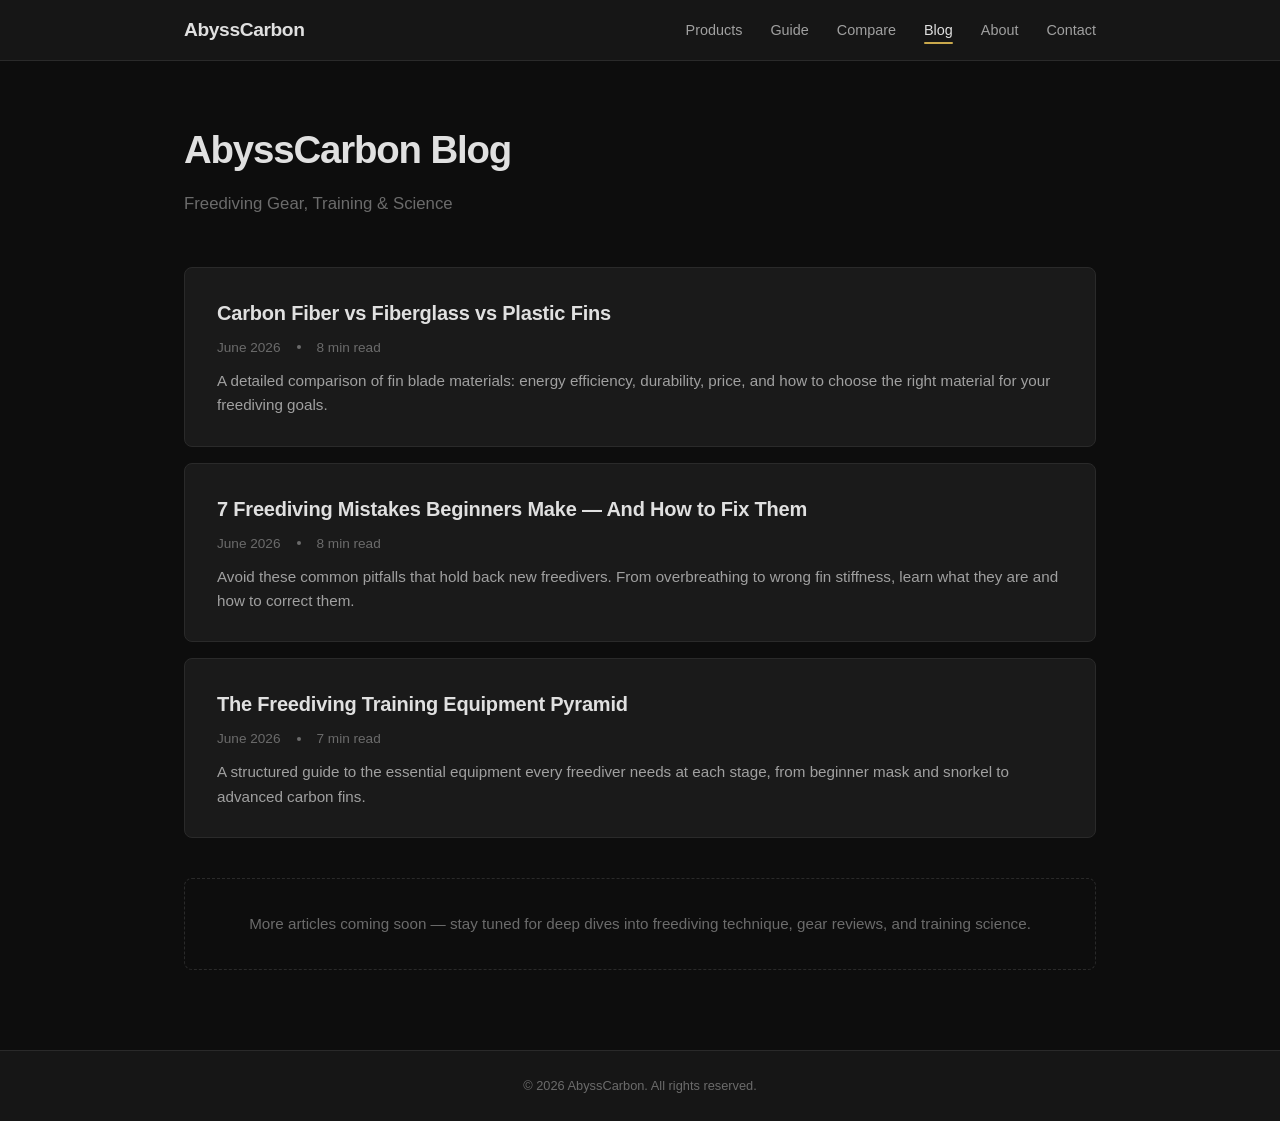
<file: blog/index.html>
<!DOCTYPE html>
<html lang="en">
<head>
    <meta charset="UTF-8">
    <meta name="viewport" content="width=device-width, initial-scale=1.0">
    <title>AbyssCarbon Blog — Freediving Gear, Training &amp; Science</title>
    <meta name="description" content="Expert insights on freediving gear, training methodology, carbon fiber fins, and freediving science. Read our latest articles on choosing the right equipment and optimizing your freediving performance.">
    <meta name="keywords" content="freediving blog, carbon fiber fins, freediving training, freediving gear, freediving science, AbyssCarbon">
    <meta name="author" content="AbyssCarbon">
    <meta name="robots" content="index, follow">
    <link rel="canonical" href="https://abysscarbon.com/blog/">
    <meta property="og:title" content="AbyssCarbon Blog — Freediving Gear, Training &amp; Science">
    <meta property="og:description" content="Expert insights on freediving gear, training methodology, carbon fiber fins, and freediving science.">
    <meta property="og:type" content="website">
    <meta property="og:url" content="https://abysscarbon.com/blog/">
    <meta property="og:site_name" content="AbyssCarbon">
    <meta name="twitter:card" content="summary">
    <meta name="twitter:title" content="AbyssCarbon Blog — Freediving Gear, Training &amp; Science">
    <meta name="twitter:description" content="Expert insights on freediving gear, training methodology, carbon fiber fins, and freediving science.">
    <script type="application/ld+json">
    {
        "@context": "https://schema.org",
        "@type": "Blog",
        "name": "AbyssCarbon Blog",
        "description": "Expert insights on freediving gear, training methodology, carbon fiber fins, and freediving science.",
        "url": "https://abysscarbon.com/blog/",
        "publisher": {
            "@type": "Organization",
            "name": "AbyssCarbon"
        }
    }
    </script>
    <style>
        :root {
            --bg-primary: #0d0d0d;
            --bg-secondary: #161616;
            --bg-card: #1a1a1a;
            --text-primary: #e0e0e0;
            --text-secondary: #a0a0a0;
            --text-muted: #6b6b6b;
            --accent: #c9a84c;
            --accent-dim: rgba(201, 168, 76, 0.15);
            --border: #2a2a2a;
            --border-hover: #c9a84c;
            --max-width: 960px;
            --radius: 8px;
            --transition: 0.25s ease;
        }

        *,
        *::before,
        *::after {
            margin: 0;
            padding: 0;
            box-sizing: border-box;
        }

        html {
            font-size: 16px;
            scroll-behavior: smooth;
        }

        body {
            font-family: -apple-system, BlinkMacSystemFont, "Segoe UI", Roboto, "Helvetica Neue", Arial, sans-serif;
            background-color: var(--bg-primary);
            color: var(--text-primary);
            line-height: 1.7;
            min-height: 100vh;
            display: flex;
            flex-direction: column;
        }

        a {
            color: inherit;
            text-decoration: none;
        }

        /* ── Navigation ── */
        .navbar {
            background-color: var(--bg-secondary);
            border-bottom: 1px solid var(--border);
            position: sticky;
            top: 0;
            z-index: 100;
            backdrop-filter: blur(10px);
        }

        .navbar-inner {
            max-width: var(--max-width);
            margin: 0 auto;
            padding: 0 24px;
            display: flex;
            align-items: center;
            justify-content: space-between;
            height: 60px;
        }

        .nav-brand {
            font-size: 1.2rem;
            font-weight: 700;
            letter-spacing: -0.02em;
            color: var(--text-primary);
            transition: color var(--transition);
        }

        .nav-brand:hover {
            color: var(--accent);
        }

        .nav-links {
            display: flex;
            gap: 28px;
            list-style: none;
            align-items: center;
        }

        .nav-links a {
            font-size: 0.9rem;
            font-weight: 500;
            color: var(--text-secondary);
            transition: color var(--transition);
            position: relative;
            padding: 4px 0;
        }

        .nav-links a:hover,
        .nav-links a.active {
            color: var(--text-primary);
        }

        .nav-links a.active::after {
            content: '';
            position: absolute;
            bottom: -2px;
            left: 0;
            right: 0;
            height: 2px;
            background-color: var(--accent);
            border-radius: 1px;
        }

        /* ── Main ── */
        .main {
            flex: 1;
            max-width: var(--max-width);
            margin: 0 auto;
            padding: 56px 24px 80px;
            width: 100%;
        }

        .page-header {
            margin-bottom: 48px;
        }

        .page-title {
            font-size: 2.4rem;
            font-weight: 800;
            letter-spacing: -0.03em;
            color: var(--text-primary);
            margin-bottom: 8px;
        }

        .page-subtitle {
            font-size: 1.05rem;
            color: var(--text-muted);
            font-weight: 400;
        }

        /* ── Blog Cards ── */
        .blog-list {
            display: flex;
            flex-direction: column;
            gap: 16px;
            list-style: none;
        }

        .blog-card {
            background-color: var(--bg-card);
            border: 1px solid var(--border);
            border-radius: var(--radius);
            padding: 28px 32px;
            transition: border-color var(--transition), background-color var(--transition);
            display: block;
        }

        .blog-card:hover {
            border-color: var(--border-hover);
            background-color: #1e1e1e;
        }

        .blog-card-title {
            font-size: 1.25rem;
            font-weight: 700;
            color: var(--text-primary);
            margin-bottom: 6px;
            letter-spacing: -0.01em;
            transition: color var(--transition);
        }

        .blog-card:hover .blog-card-title {
            color: var(--accent);
        }

        .blog-card-meta {
            display: flex;
            align-items: center;
            gap: 16px;
            font-size: 0.85rem;
            color: var(--text-muted);
            margin-bottom: 10px;
        }

        .blog-card-meta .sep {
            width: 4px;
            height: 4px;
            border-radius: 50%;
            background-color: var(--text-muted);
        }

        .blog-card-desc {
            font-size: 0.95rem;
            color: var(--text-secondary);
            line-height: 1.6;
        }

        /* ── Placeholder ── */
        .placeholder-section {
            margin-top: 40px;
            padding: 32px;
            text-align: center;
            border: 1px dashed var(--border);
            border-radius: var(--radius);
            color: var(--text-muted);
            font-size: 0.95rem;
        }

        /* ── Footer ── */
        .footer {
            background-color: var(--bg-secondary);
            border-top: 1px solid var(--border);
            text-align: center;
            padding: 24px;
            font-size: 0.8rem;
            color: var(--text-muted);
        }

        /* ── Responsive ── */
        @media (max-width: 640px) {
            .nav-links {
                gap: 14px;
            }

            .nav-links a {
                font-size: 0.78rem;
            }

            .page-title {
                font-size: 1.8rem;
            }

            .blog-card {
                padding: 20px 20px;
            }

            .blog-card-title {
                font-size: 1.1rem;
            }
        }
    
        /* mobile nav: let the link bar scroll inside the header instead of widening the page */
        @media (max-width: 768px) {
            nav { padding: 0 12px; }
            .nav-links, nav .links {
                gap: 0;
                max-width: calc(100vw - 92px);
                overflow-x: auto;
                scrollbar-width: none;
                -webkit-overflow-scrolling: touch;
            }
            .nav-links::-webkit-scrollbar, nav .links::-webkit-scrollbar { display: none; }
            .nav-links a, nav .links a { white-space: nowrap; }
        }
    </style>
<!-- freshness: 2026-11-03 -->
</head>
<body>

    <!-- Navigation -->
    <nav class="navbar">
        <div class="navbar-inner">
            <a href="../index.html" class="nav-brand">AbyssCarbon</a>
            <ul class="nav-links">
                <li><a href="../index.html#products">Products</a></li>
                <li><a href="../guide/best-freediving-gear-2026.html">Guide</a></li>
                <li><a href="../compare/freediving-fins-comparison-2026.html">Compare</a></li>
                <li><a href="index.html" class="active">Blog</a></li>
                <li><a href="../index.html#about">About</a></li>
                <li><a href="../index.html#contact">Contact</a></li>
            </ul>
        </div>
    </nav>

    <!-- Main Content -->
    <main class="main">

        <header class="page-header">
            <h1 class="page-title">AbyssCarbon Blog</h1>
            <p class="page-subtitle">Freediving Gear, Training &amp; Science</p>
        </header>

        <ul class="blog-list">
            <li>
                <a class="blog-card" href="carbon-vs-fiberglass-vs-plastic-fins.html">
                    <h2 class="blog-card-title">Carbon Fiber vs Fiberglass vs Plastic Fins</h2>
                    <div class="blog-card-meta">
                        <span>June 2026</span>
                        <span class="sep"></span>
                        <span>8 min read</span>
                    </div>
                    <p class="blog-card-desc">
                        A detailed comparison of fin blade materials: energy efficiency, durability, price, and how to choose the right material for your freediving goals.
                    </p>
                </a>
            </li>
            <li>
                <a class="blog-card" href="freediving-mistakes-beginners-make.html">
                    <h2 class="blog-card-title">7 Freediving Mistakes Beginners Make — And How to Fix Them</h2>
                    <div class="blog-card-meta">
                        <span>June 2026</span>
                        <span class="sep"></span>
                        <span>8 min read</span>
                    </div>
                    <p class="blog-card-desc">
                        Avoid these common pitfalls that hold back new freedivers. From overbreathing to wrong fin stiffness, learn what they are and how to correct them.
                    </p>
                </a>
            </li>
            <li>
                <a class="blog-card" href="freediving-training-equipment-guide.html">
                    <h2 class="blog-card-title">The Freediving Training Equipment Pyramid</h2>
                    <div class="blog-card-meta">
                        <span>June 2026</span>
                        <span class="sep"></span>
                        <span>7 min read</span>
                    </div>
                    <p class="blog-card-desc">
                        A structured guide to the essential equipment every freediver needs at each stage, from beginner mask and snorkel to advanced carbon fins.
                    </p>
                </a>
            </li>
        </ul>

        <section class="placeholder-section">
            More articles coming soon — stay tuned for deep dives into freediving technique, gear reviews, and training science.
        </section>

    </main>

    <!-- Footer -->
    <footer class="footer">
        &copy; 2026 AbyssCarbon. All rights reserved.
    </footer>

</body>
</html>
</file>
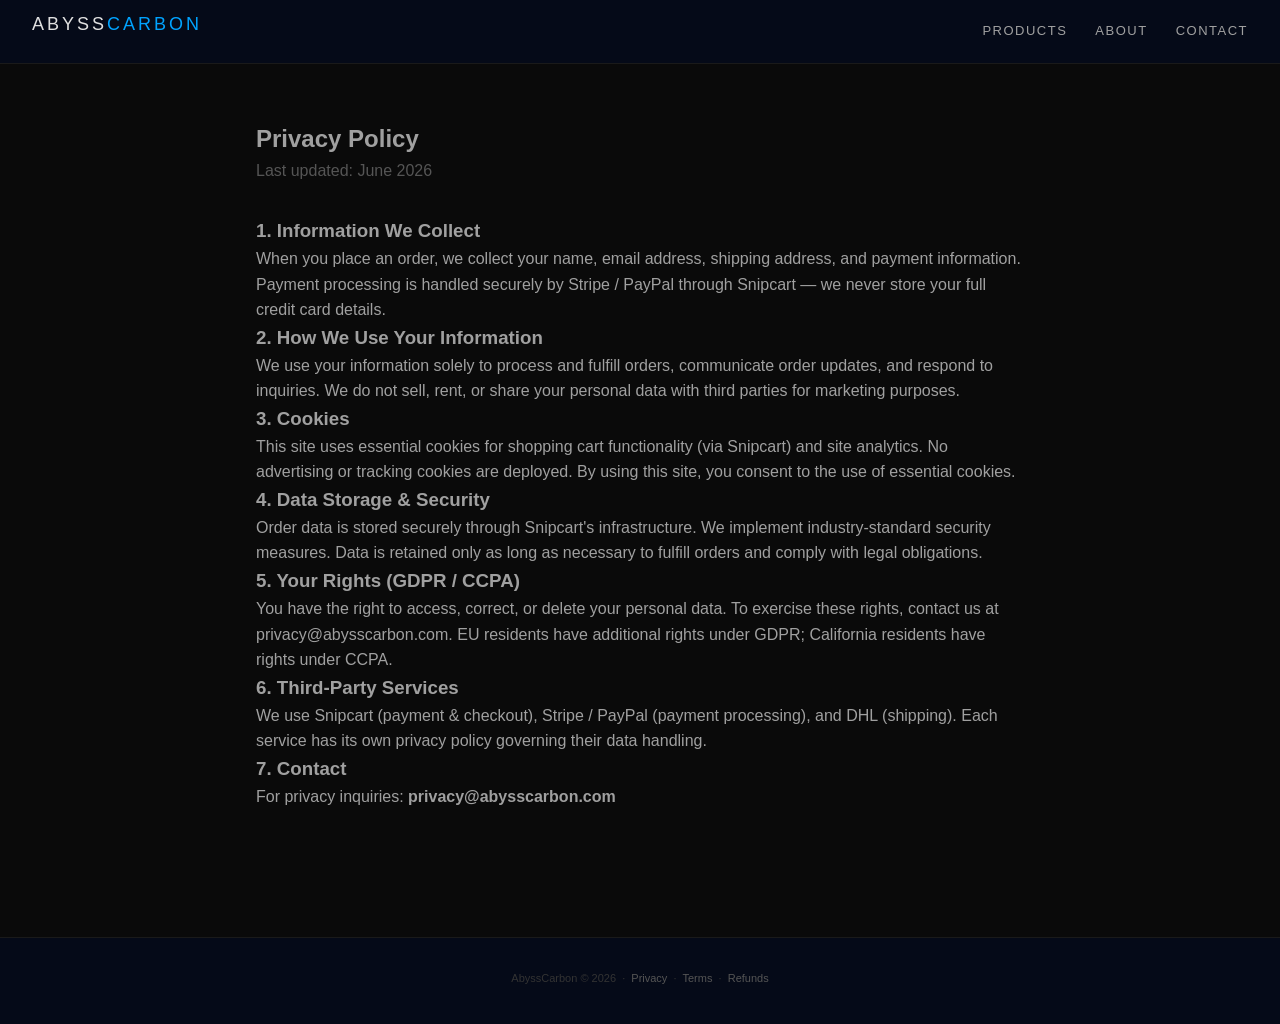
<file: privacy.html>
<!DOCTYPE html>
<html lang="en">
<head>
    <meta charset="UTF-8">
    <meta name="viewport" content="width=device-width, initial-scale=1.0">
    <title>Privacy Policy — AbyssCarbon</title>
    <link rel="stylesheet" href="css/style.css">
</head>
<body class="dark">
    <nav class="nav">
        <a href="index.html" class="nav-logo">ABYSS<span>CARBON</span></a>
        <div class="nav-links">
            <a href="index.html#products">Products</a>
            <a href="index.html#about">About</a>
            <a href="index.html#contact">Contact</a>
        </div>
    </nav>
    <section style="max-width:800px;margin:0 auto;padding-top:120px;">
        <h1>Privacy Policy</h1>
        <p style="color:#555;margin-bottom:32px;">Last updated: June 2026</p>

        <h3>1. Information We Collect</h3>
        <p>When you place an order, we collect your name, email address, shipping address, and payment information. Payment processing is handled securely by Stripe / PayPal through Snipcart — we never store your full credit card details.</p>

        <h3>2. How We Use Your Information</h3>
        <p>We use your information solely to process and fulfill orders, communicate order updates, and respond to inquiries. We do not sell, rent, or share your personal data with third parties for marketing purposes.</p>

        <h3>3. Cookies</h3>
        <p>This site uses essential cookies for shopping cart functionality (via Snipcart) and site analytics. No advertising or tracking cookies are deployed. By using this site, you consent to the use of essential cookies.</p>

        <h3>4. Data Storage & Security</h3>
        <p>Order data is stored securely through Snipcart's infrastructure. We implement industry-standard security measures. Data is retained only as long as necessary to fulfill orders and comply with legal obligations.</p>

        <h3>5. Your Rights (GDPR / CCPA)</h3>
        <p>You have the right to access, correct, or delete your personal data. To exercise these rights, contact us at privacy@abysscarbon.com. EU residents have additional rights under GDPR; California residents have rights under CCPA.</p>

        <h3>6. Third-Party Services</h3>
        <p>We use Snipcart (payment & checkout), Stripe / PayPal (payment processing), and DHL (shipping). Each service has its own privacy policy governing their data handling.</p>

        <h3>7. Contact</h3>
        <p>For privacy inquiries: <strong>privacy@abysscarbon.com</strong></p>
    </section>
    <footer class="footer" style="margin-top:80px;">
        <p>AbyssCarbon &copy; 2026 &nbsp;·&nbsp; <a href="privacy.html" style="color:#555;">Privacy</a> &nbsp;·&nbsp; <a href="terms.html" style="color:#555;">Terms</a> &nbsp;·&nbsp; <a href="refunds.html" style="color:#555;">Refunds</a></p>
    </footer>
</body>
</html>
</file>
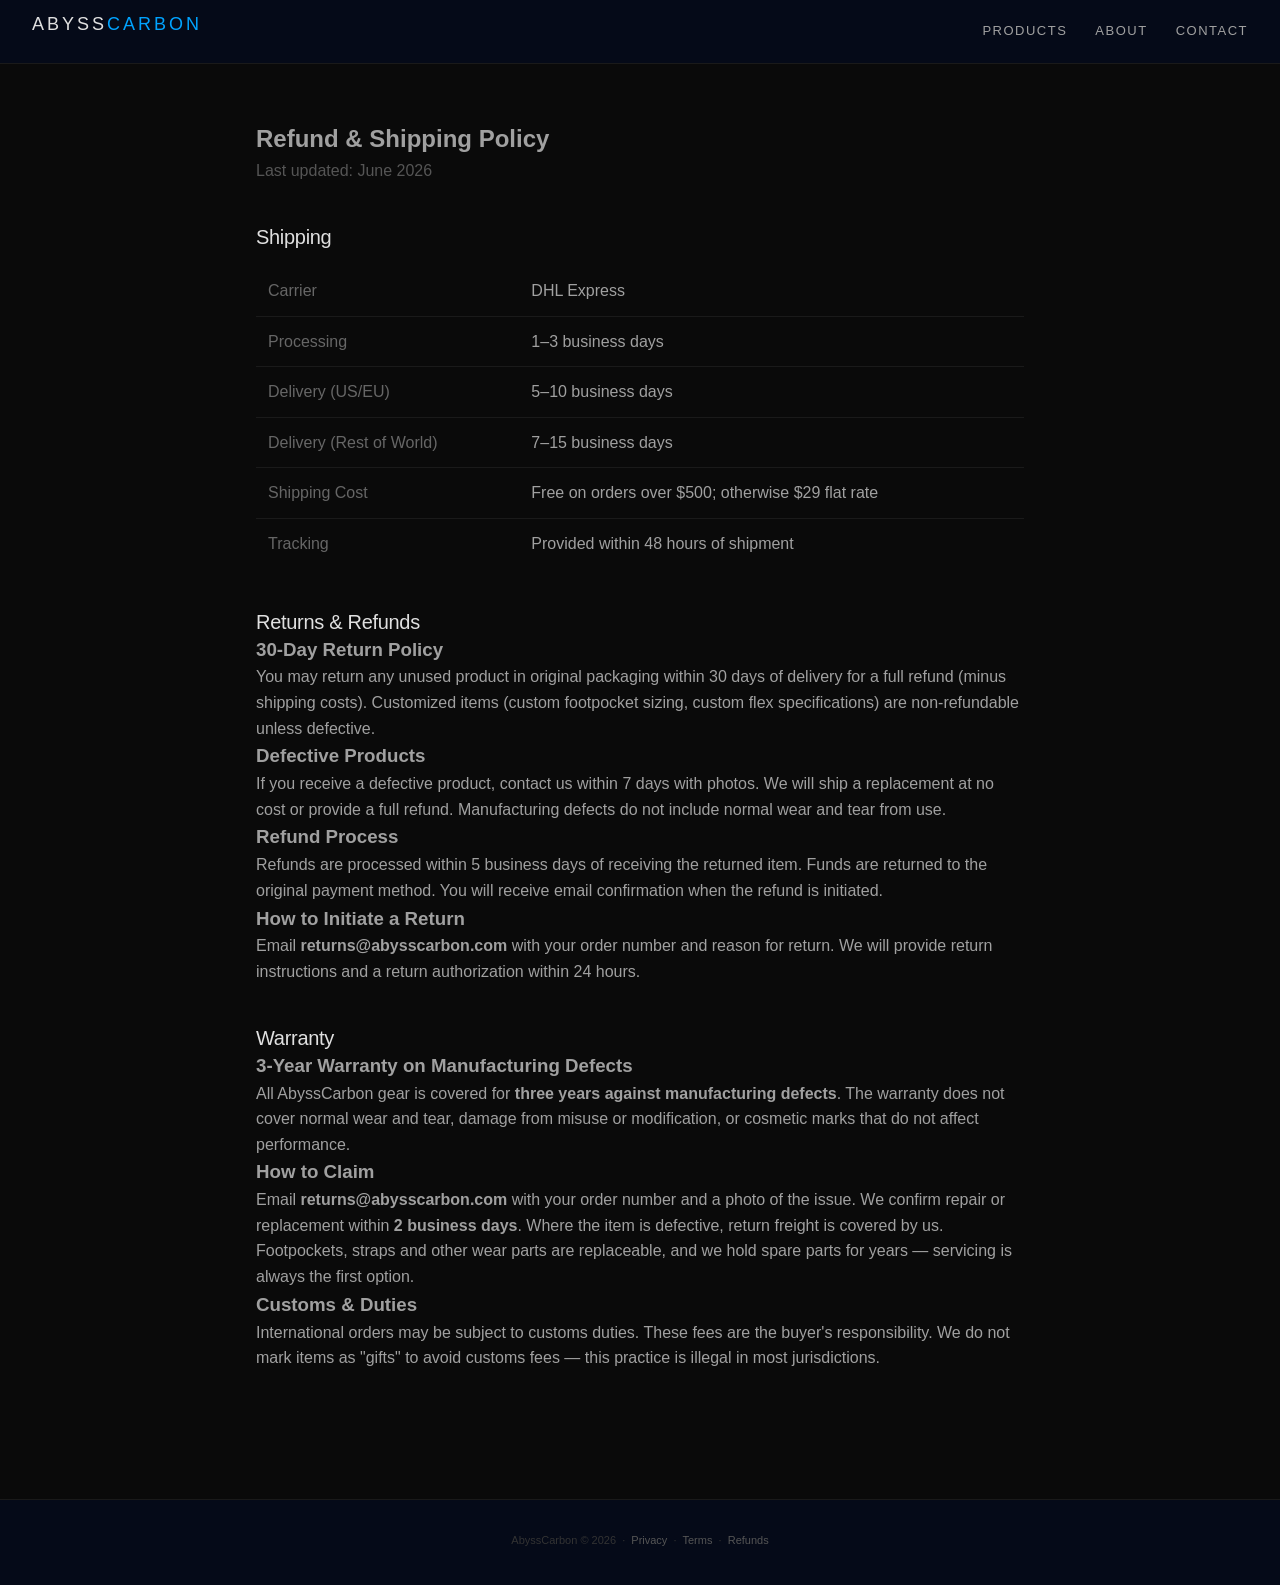
<file: refunds.html>
<!DOCTYPE html>
<html lang="en">
<head>
    <meta charset="UTF-8">
    <meta name="viewport" content="width=device-width, initial-scale=1.0">
    <title>Refund & Shipping Policy — AbyssCarbon</title>
    <link rel="stylesheet" href="css/style.css">
</head>
<body class="dark">
    <nav class="nav">
        <a href="index.html" class="nav-logo">ABYSS<span>CARBON</span></a>
        <div class="nav-links">
            <a href="index.html#products">Products</a>
            <a href="index.html#about">About</a>
            <a href="index.html#contact">Contact</a>
        </div>
    </nav>
    <section style="max-width:800px;margin:0 auto;padding-top:120px;">
        <h1>Refund & Shipping Policy</h1>
        <p style="color:#555;margin-bottom:32px;">Last updated: June 2026</p>

        <h2 style="font-size:20px;margin-top:40px;">Shipping</h2>
        <table style="width:100%;border-collapse:collapse;margin:16px 0 32px;">
            <tr style="border-bottom:1px solid #1a1a1a;"><td style="padding:12px;color:#666;">Carrier</td><td style="padding:12px;">DHL Express</td></tr>
            <tr style="border-bottom:1px solid #1a1a1a;"><td style="padding:12px;color:#666;">Processing</td><td style="padding:12px;">1–3 business days</td></tr>
            <tr style="border-bottom:1px solid #1a1a1a;"><td style="padding:12px;color:#666;">Delivery (US/EU)</td><td style="padding:12px;">5–10 business days</td></tr>
            <tr style="border-bottom:1px solid #1a1a1a;"><td style="padding:12px;color:#666;">Delivery (Rest of World)</td><td style="padding:12px;">7–15 business days</td></tr>
            <tr style="border-bottom:1px solid #1a1a1a;"><td style="padding:12px;color:#666;">Shipping Cost</td><td style="padding:12px;">Free on orders over $500; otherwise $29 flat rate</td></tr>
            <tr><td style="padding:12px;color:#666;">Tracking</td><td style="padding:12px;">Provided within 48 hours of shipment</td></tr>
        </table>

        <h2 style="font-size:20px;margin-top:40px;">Returns & Refunds</h2>
        <h3>30-Day Return Policy</h3>
        <p>You may return any unused product in original packaging within 30 days of delivery for a full refund (minus shipping costs). Customized items (custom footpocket sizing, custom flex specifications) are non-refundable unless defective.</p>

        <h3>Defective Products</h3>
        <p>If you receive a defective product, contact us within 7 days with photos. We will ship a replacement at no cost or provide a full refund. Manufacturing defects do not include normal wear and tear from use.</p>

        <h3>Refund Process</h3>
        <p>Refunds are processed within 5 business days of receiving the returned item. Funds are returned to the original payment method. You will receive email confirmation when the refund is initiated.</p>

        <h3>How to Initiate a Return</h3>
        <p>Email <strong>returns@abysscarbon.com</strong> with your order number and reason for return. We will provide return instructions and a return authorization within 24 hours.</p>

        <h2 id="warranty" style="font-size:20px;margin-top:40px;">Warranty</h2>
        <h3>3-Year Warranty on Manufacturing Defects</h3>
        <p>All AbyssCarbon gear is covered for <strong>three years against manufacturing defects</strong>. The warranty does not cover normal wear and tear, damage from misuse or modification, or cosmetic marks that do not affect performance.</p>

        <h3>How to Claim</h3>
        <p>Email <strong>returns@abysscarbon.com</strong> with your order number and a photo of the issue. We confirm repair or replacement within <strong>2 business days</strong>. Where the item is defective, return freight is covered by us. Footpockets, straps and other wear parts are replaceable, and we hold spare parts for years — servicing is always the first option.</p>

        <h3>Customs & Duties</h3>
        <p>International orders may be subject to customs duties. These fees are the buyer's responsibility. We do not mark items as "gifts" to avoid customs fees — this practice is illegal in most jurisdictions.</p>
    </section>
    <footer class="footer" style="margin-top:80px;">
        <p>AbyssCarbon &copy; 2026 &nbsp;·&nbsp; <a href="privacy.html" style="color:#555;">Privacy</a> &nbsp;·&nbsp; <a href="terms.html" style="color:#555;">Terms</a> &nbsp;·&nbsp; <a href="refunds.html" style="color:#555;">Refunds</a></p>
    </footer>
</body>
</html>
</file>
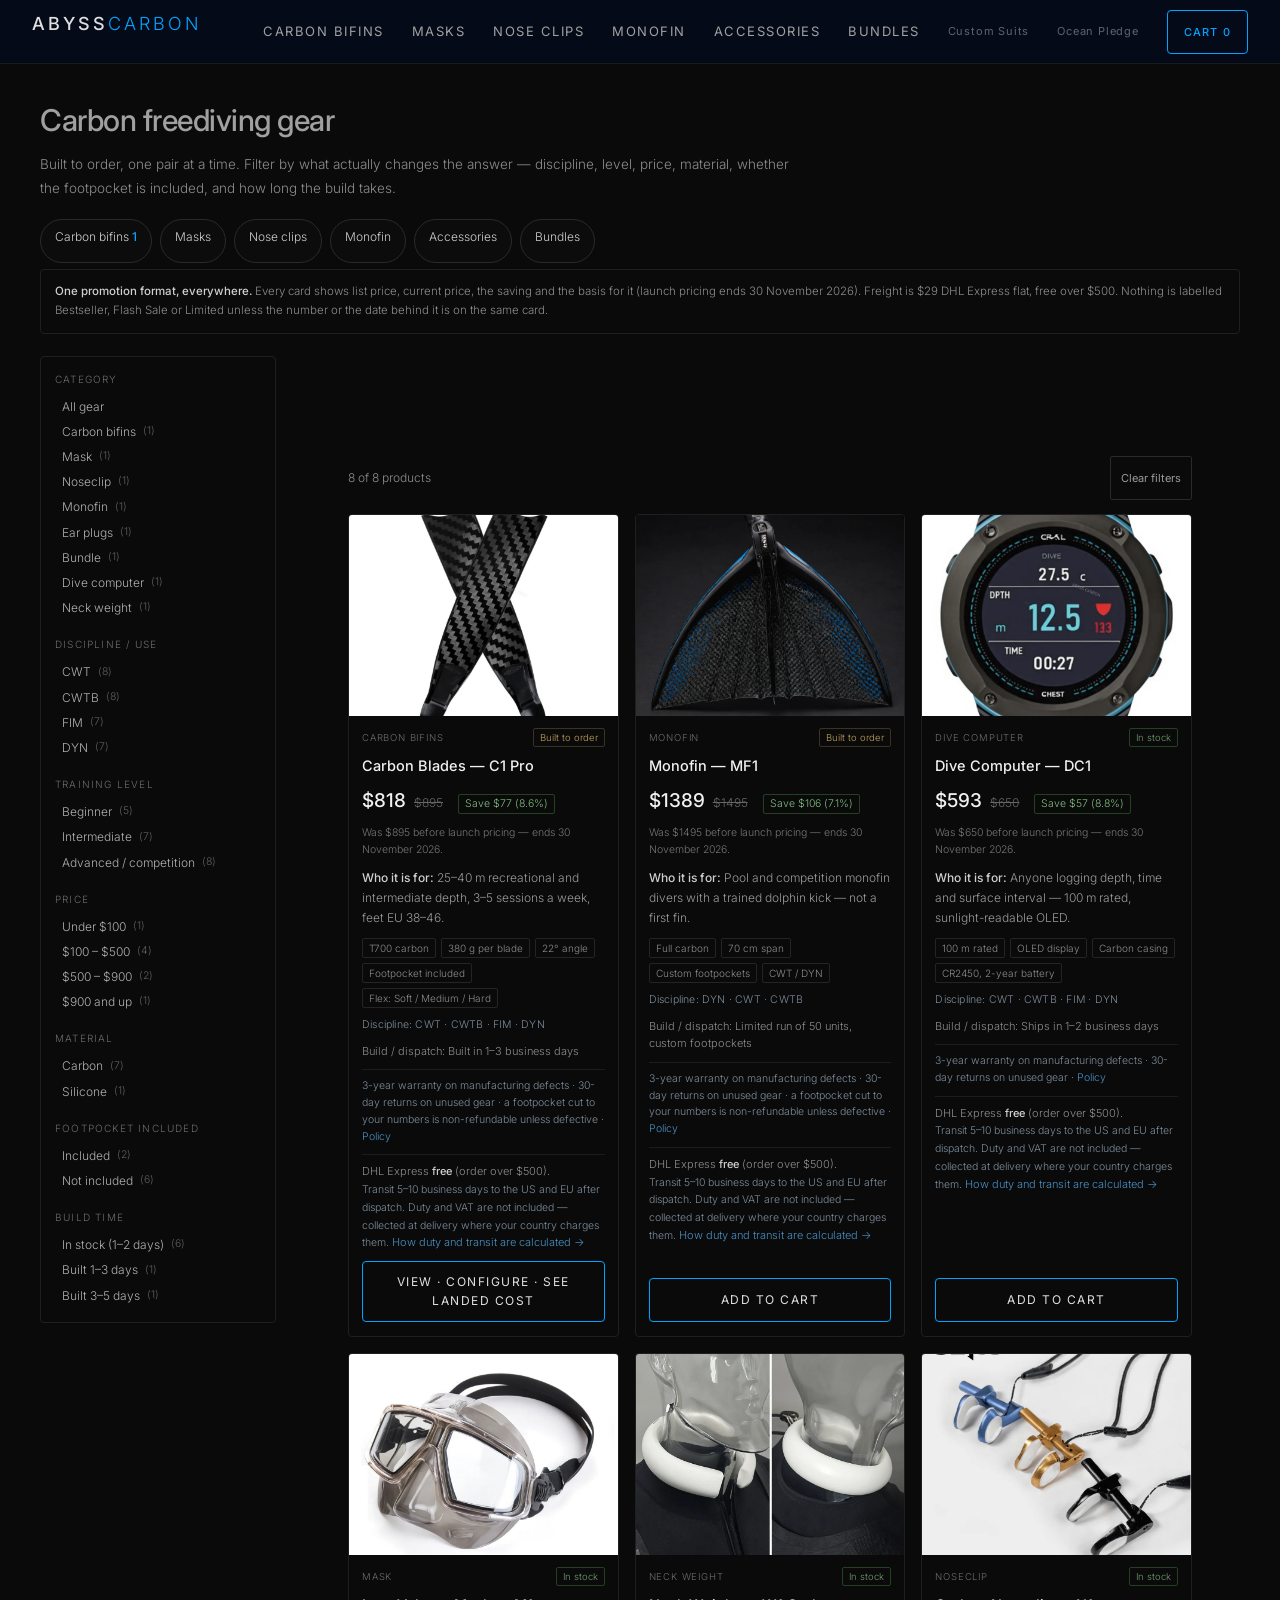
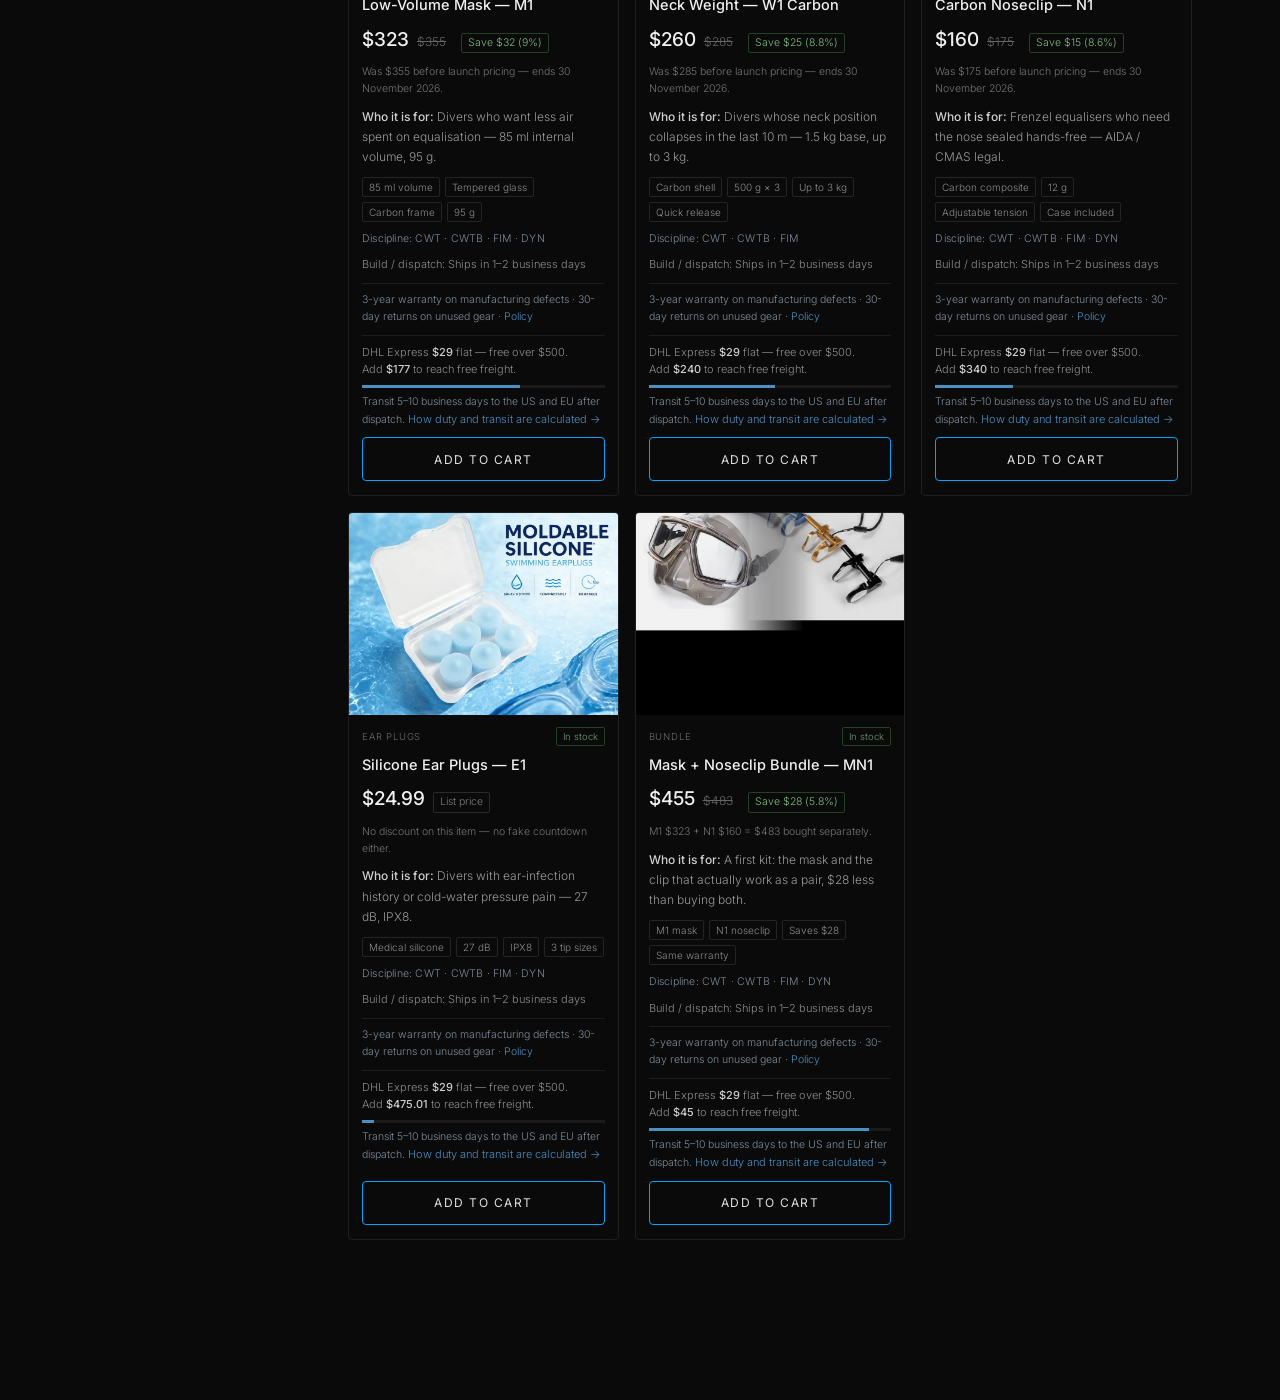
<file: shop.html>
<!DOCTYPE html>
<html lang="en">
<head>
    <meta charset="UTF-8">
    <meta name="viewport" content="width=device-width, initial-scale=1.0">
    <title>Shop Carbon Freediving Gear &mdash; Bifins, Masks, Noseclips, Monofin | AbyssCarbon</title>
    <meta name="description" content="Filter carbon freediving gear by discipline, level, price, material, footpocket and build time. Carbon bifins, low-volume masks, noseclips, monofin, weights and bundles — launched priced, built to order.">
    <link rel="canonical" href="https://abysscarbon.com/shop.html">
    <link rel="stylesheet" href="css/style.css">
    <link href="https://fonts.googleapis.com/css2?family=Inter:wght@300;400;500;600&display=swap" rel="stylesheet">
    <link rel="stylesheet" href="https://cdn.snipcart.com/themes/v3.3.1/default/snipcart.css">
    <style>
        .shop-wrap { max-width: 1240px; margin: 0 auto; padding: 96px 20px 60px; }
        .shop-head h1 { font-size: 30px; font-weight: 500; letter-spacing: -.5px; margin-bottom: 8px; }
        .shop-head p { color: #8d8d8d; font-size: 13.5px; line-height: 1.8; max-width: 760px; }
        .shop-quick { display: flex; flex-wrap: wrap; gap: 8px; margin: 18px 0 6px; }
        .shop-quick a {
            border: 1px solid #2a2a2a; border-radius: 999px; padding: 7px 14px; font-size: 12px;
            color: #cfcfcf; text-decoration: none; background: #0c0c0c;
        }
        .shop-quick a b { color: var(--accent, #4a90c2); font-weight: 500; }
        .shop-quick a:hover { border-color: var(--accent, #4a90c2); }
        .shop-layout { display: grid; grid-template-columns: 236px 1fr; gap: 24px; margin-top: 22px; align-items: start; }
        .facet-box { border: 1px solid #1f1f1f; border-radius: 4px; padding: 14px; background: #0a0a0a; position: sticky; top: 84px; }
        .facet-group { margin-bottom: 16px; }
        .facet-group:last-child { margin-bottom: 0; }
        .facet-title { font-size: 10px; letter-spacing: 1.2px; color: #6d6d6d; text-transform: uppercase; margin-bottom: 7px; }
        .facet-opt { display: flex; align-items: center; gap: 7px; font-size: 12px; color: #b0b0b0; padding: 3px 0; cursor: pointer; }
        .facet-opt input { accent-color: #4a90c2; }
        .facet-opt span.count { color: #5f5f5f; font-size: 10.5px; }
        .shop-bar { display: flex; flex-wrap: wrap; justify-content: space-between; align-items: center; gap: 10px; margin-bottom: 14px; }
        .shop-count { font-size: 12px; color: #8d8d8d; }
        .shop-reset { background: none; border: 1px solid #2a2a2a; color: #9a9a9a; font-size: 11px; padding: 5px 10px; border-radius: 2px; cursor: pointer; font-family: inherit; }
        .shop-grid { display: grid; grid-template-columns: repeat(auto-fill, minmax(268px, 1fr)); gap: 16px; }
        .sku { border: 1px solid #1f1f1f; border-radius: 4px; background: #0a0a0a; display: flex; flex-direction: column; overflow: hidden; }
        .sku-img { aspect-ratio: 4/3; background: #101010; overflow: hidden; display: block; }
        .sku-img img { width: 100%; height: 100%; object-fit: cover; display: block; }
        .sku-body { padding: 12px 13px 14px; display: flex; flex-direction: column; gap: 9px; flex: 1; }
        .sku-top { display: flex; justify-content: space-between; align-items: baseline; gap: 8px; }
        .sku-cat { font-size: 9.5px; letter-spacing: .8px; color: #6d6d6d; text-transform: uppercase; }
        .sku-status { font-size: 9.5px; color: #6f9f6f; border: 1px solid #234023; padding: 1px 6px; border-radius: 2px; white-space: nowrap; }
        .sku-status.built { color: #c2a25a; border-color: #3a3222; }
        .sku h3 { font-size: 14.5px; font-weight: 500; color: #f0f0f0; line-height: 1.4; }
        .price-line { display: flex; align-items: baseline; gap: 8px; flex-wrap: wrap; }
        .price-now { font-size: 19px; color: #f0f0f0; font-weight: 500; }
        .price-was { font-size: 12px; color: #666; text-decoration: line-through; }
        .price-save { font-size: 10.5px; color: #7fbf7f; border: 1px solid #234023; padding: 1px 6px; border-radius: 2px; }
        .price-list { font-size: 10.5px; color: #7d7d7d; border: 1px solid #2a2a2a; padding: 1px 6px; border-radius: 2px; }
        .price-basis { font-size: 10.5px; color: #757575; line-height: 1.6; }
        .sku-for { font-size: 12px; color: #9a9a9a; line-height: 1.7; }
        .sku-specs { display: flex; flex-wrap: wrap; gap: 5px; }
        .sku-specs span { font-size: 10px; color: #8d8d8d; border: 1px solid #242424; padding: 1px 6px; border-radius: 2px; }
        .sku-lead { font-size: 11px; color: #8d8d8d; }
        .sku-ship { font-size: 11px; color: #8d8d8d; border-top: 1px solid #1c1c1c; padding-top: 8px; line-height: 1.6; }
        .sku-ship b { color: #cfcfcf; font-weight: 500; }
        .sku-ship a { color: #4a90c2; text-decoration: none; font-size: 11px; }
        .sku-cta { margin-top: auto; display: flex; flex-direction: column; gap: 7px; }
        .sku-cta .btn, .sku-cta a.btn { width: 100%; text-align: center; font-size: 12px; padding: 10px 12px; }
        .sku-bar { height: 3px; background: #1a1a1a; position: relative; overflow: hidden; }
        .sku-bar i { position: absolute; inset: 0 auto 0 0; background: #4a90c2; }
        .sku-gap { font-size: 10.5px; color: #7d8d9c; }
        .sku-uses { font-size: 10.5px; color: #7d8d9c; letter-spacing: .2px; }
        .sku-terms { font-size: 10.5px; color: #7d8d9c; line-height: 1.6; border-top: 1px solid #1c1c1c; padding-top: 8px; }
        .sku-terms a { color: #4a90c2; text-decoration: none; }
        .shop-empty { border: 1px dashed #2a2a2a; border-radius: 4px; padding: 20px; color: #8d8d8d; font-size: 13px; line-height: 1.7; }
        .shop-empty b { color: #cfcfcf; font-weight: 500; }
        .shop-error { border: 1px solid #4a2a2a; background: #120b0b; border-radius: 4px; padding: 18px 20px; color: #b9a3a3; font-size: 13px; line-height: 1.7; margin-top: 12px; }
        .shop-error b { color: #e6c9c9; font-weight: 500; }
        .shop-error a { color: #4a90c2; }
        .promo-rule { border: 1px solid #1f1f1f; border-radius: 4px; padding: 12px 14px; background: #0a0a0a; font-size: 11.5px; line-height: 1.7; color: #8d8d8d; margin-bottom: 16px; }
        .promo-rule b { color: #cfcfcf; font-weight: 500; }
        @media (max-width: 900px) {
            .shop-layout { grid-template-columns: 1fr; }
            .facet-box { position: static; }
        }
    </style>
</head>
<body class="shop-page">
    <div id="snipcart" data-api-key="Mzk0NDcwMWEtNmZjYi00MzExLWIwNjktZjA1M2Q4YTFmODJjNjM5MTY0MzU1MjExMzEyODY2" hidden></div>

    <nav class="nav">
        <a href="index.html" class="nav-logo">ABYSS<span>CARBON</span></a>
        <div class="nav-links">
            <a href="shop.html?cat=bifins" data-cat="bifins">Carbon bifins</a>
            <a href="shop.html?cat=masks" data-cat="masks">Masks</a>
            <a href="shop.html?cat=noseclips" data-cat="noseclips">Nose clips</a>
            <a href="shop.html?cat=monofin" data-cat="monofin">Monofin</a>
            <a href="shop.html?cat=accessories" data-cat="accessories">Accessories</a>
            <a href="shop.html?cat=bundles" data-cat="bundles">Bundles</a>
            <a href="index.html#custom" class="nav-secondary">Custom Suits</a>
            <a href="index.html#ocean" class="nav-secondary">Ocean Pledge</a>
            <button class="snipcart-checkout cart-btn">Cart <span class="snipcart-items-count">0</span></button>
        </div>
    </nav>

    <div class="shop-wrap">
        <div class="shop-head">
            <h1>Carbon freediving gear</h1>
            <p>Built to order, one pair at a time. Filter by what actually changes the answer &mdash; discipline, level, price, material, whether the footpocket is included, and how long the build takes.</p>
        </div>

        <div class="shop-quick">
            <a href="shop.html?cat=bifins">Carbon bifins <b id="qBifins">2</b></a>
            <a href="shop.html?cat=masks">Masks</a>
            <a href="shop.html?cat=noseclips">Nose clips</a>
            <a href="shop.html?cat=monofin">Monofin</a>
            <a href="shop.html?cat=accessories">Accessories</a>
            <a href="shop.html?cat=bundles">Bundles</a>
        </div>

        <div class="promo-rule">
            <b>One promotion format, everywhere.</b> Every card shows list price, current price, the saving and the basis for it (launch pricing ends 30 November 2026). Freight is $29 DHL Express flat, free over $500. Nothing is labelled Bestseller, Flash Sale or Limited unless the number or the date behind it is on the same card.
        </div>

        <div class="shop-layout">
            <aside class="facet-box" id="facets"></aside>
            <section>
                <div class="shop-bar">
                    <span class="shop-count" id="shopCount"></span>
                    <button class="shop-reset" id="shopReset" type="button">Clear filters</button>
                </div>
                <div class="shop-grid" id="shopGrid"></div>
                <div class="shop-empty" id="shopEmpty" style="display:none;">
                    <b id="shopEmptyTitle">No product matches this combination.</b>
                    <p id="shopEmptyBody" style="margin:8px 0 12px;">The catalogue loaded fine &mdash; this filter combination simply returns nothing. Clear a filter, or tell us what you need: custom builds exist outside the listed range.</p>
                    <button class="shop-reset" id="shopEmptyReset" type="button">Clear filters and show all gear</button>
                </div>
                <div class="shop-error" id="shopError" style="display:none;" role="alert">
                    <b id="shopErrorTitle">The product list could not load.</b>
                    <p style="margin:8px 0 12px;" id="shopErrorBody">The catalogue data file did not arrive, so no prices are shown rather than prices that might be wrong.</p>
                    <div style="display:flex;gap:8px;flex-wrap:wrap;align-items:center;">
                        <button class="shop-reset" id="shopRetry" type="button" style="border-color:#4a90c2;color:#9dc6e6;">Retry loading the catalogue</button>
                        <span class="shop-gap" id="shopRetryState"></span>
                    </div>
                    <p style="margin:12px 0 0;font-size:11.5px;">If it keeps failing, the C1 Pro page and the configuration flow still work on their own: <a href="product/c1-pro.html" style="color:#4a90c2;">open C1 Pro &rarr;</a>. Or write to us and we will quote by hand.</p>
                </div>
            </section>
        </div>
    </div>

    <script src="js/catalog.js"></script>
    <script src="https://cdn.snipcart.com/themes/v3.3.1/default/snipcart.js"></script>
    <script>
        (function () {
            var C = window.AC_CATALOG || null;
            var state = { cat: '', uses: [], level: [], price: [], material: [], pocket: [], lead: [] };

            var BANDS = [
                { id: 'u100', label: 'Under $100', test: function (s) { return s.price < 100; } },
                { id: '100-500', label: '$100 \u2013 $500', test: function (s) { return s.price >= 100 && s.price < 500; } },
                { id: '500-900', label: '$500 \u2013 $900', test: function (s) { return s.price >= 500 && s.price < 900; } },
                { id: '900', label: '$900 and up', test: function (s) { return s.price >= 900; } }
            ];
            var LEVELS = [
                { id: 'beginner', label: 'Beginner' },
                { id: 'intermediate', label: 'Intermediate' },
                { id: 'advanced', label: 'Advanced / competition' }
            ];
            var USES = ['CWT', 'CWTB', 'FIM', 'DYN'];
            var MATS = [{ id: 'carbon', label: 'Carbon' }, { id: 'silicone', label: 'Silicone' }];
            var LEADS = [
                { id: 'stock', label: 'In stock (1\u20132 days)' },
                { id: 'short', label: 'Built 1\u20133 days' },
                { id: 'medium', label: 'Built 3\u20135 days' }
            ];

            function money(n) {
                return '$' + n.toFixed(2).replace(/\.00$/, '');
            }

            function match(s) {
                if (state.cat && s.cat !== state.cat) return false;
                if (state.uses.length && !state.uses.some(function (u) { return s.uses.indexOf(u) >= 0; })) return false;
                if (state.level.length && !state.level.some(function (l) { return s.level.indexOf(l) >= 0; })) return false;
                if (state.price.length) {
                    var ok = state.price.some(function (id) {
                        var b = BANDS.filter(function (x) { return x.id === id; })[0];
                        return b && b.test(s);
                    });
                    if (!ok) return false;
                }
                if (state.material.length && state.material.indexOf(s.material) < 0) return false;
                if (state.pocket.length) {
                    var want = state.pocket.indexOf('yes') >= 0;
                    if (s.includesPocket !== want) return false;
                }
                if (state.lead.length && state.lead.indexOf(s.lead) < 0) return false;
                return true;
            }

            function shipLine(s) {
                var gap = C.freeShip - s.price;
                if (gap > 0) {
                    var pct = Math.max(4, Math.round((s.price / C.freeShip) * 100));
                    return '<div class="sku-ship">DHL Express <b>$' + C.flatShip + '</b> flat \u2014 free over $' + C.freeShip + '.<br>' +
                        'Add <b>' + money(gap) + '</b> to reach free freight.' +
                        '<div class="sku-bar" style="margin-top:6px;"><i style="width:' + pct + '%"></i></div>' +
                        '<div class="sku-gap" style="margin-top:6px;">Transit ' + C.transit + ' after dispatch. <a href="product/c1-pro.html#landed">How duty and transit are calculated \u2192</a></div></div>';
                }
                return '<div class="sku-ship">DHL Express <b>free</b> (order over $' + C.freeShip + ').<br>' +
                    '<span class="sku-gap">Transit ' + C.transit + ' after dispatch. Duty and VAT are not included \u2014 collected at delivery where your country charges them. <a href="product/c1-pro.html#landed">How duty and transit are calculated \u2192</a></span></div>';
            }

            function specChips(s) {
                var out = s.specs.slice();
                if (s.flex) out.push('Flex: ' + s.flex);
                return out;
            }

            function policyLine(s) {
                return '<div class="sku-terms">3-year warranty on manufacturing defects \u00b7 30-day returns on unused gear' +
                    (s.custom ? ' \u00b7 a footpocket cut to your numbers is non-refundable unless defective' : '') +
                    ' \u00b7 <a href="refunds.html">Policy</a></div>';
            }

            function card(s) {
                var save = s.list > s.price ? s.list - s.price : 0;
                var pct = save ? Math.round((save / s.list) * 1000) / 10 : 0;
                var priceBlock = '<div class="price-line"><span class="price-now">' + money(s.price) + '</span>' +
                    (save ? '<span class="price-was">' + money(s.list) + '</span><span class="price-save">Save ' + money(save) + ' (' + pct + '%)</span>'
                          : '<span class="price-list">List price</span>') + '</div>' +
                    '<div class="price-basis">' + (save ? (s.listNote || ('Was ' + money(s.list) + ' before launch pricing \u2014 ends ' + C.launchEnds + '.')) : 'No discount on this item \u2014 no fake countdown either.') + '</div>';

                var cta = s.cta.type === 'link'
                    ? '<a class="btn" href="' + s.url + '">' + s.cta.label + '</a>'
                    : '<button class="btn snipcart-add-item" data-item-id="' + s.cartId + '" data-item-price="' + s.price + '" data-item-url="/" data-item-name="' + s.name.replace(/"/g, '&quot;') + '" data-item-image="/' + s.img + '">' + s.cta.label + '</button>';

                var hasPage = s.slug === 'c1-pro';
                var imgWrap = hasPage
                    ? '<a class="sku-img" href="' + s.url + '"><img src="' + s.img + '" alt="' + s.name + '" loading="lazy"></a>'
                    : '<div class="sku-img"><img src="' + s.img + '" alt="' + s.name + '" loading="lazy"></div>';
                var titleEl = hasPage ? '<h3><a href="' + s.url + '" style="color:inherit;text-decoration:none;">' + s.name + '</a></h3>' : '<h3>' + s.name + '</h3>';
                return '<article class="sku" data-cat="' + s.cat + '">' +
                    imgWrap +
                    '<div class="sku-body">' +
                        '<div class="sku-top"><span class="sku-cat">' + (s.catLabel || s.cat) + '</span>' +
                        '<span class="sku-status' + (s.status === 'In stock' ? '' : ' built') + '">' + s.status + '</span></div>' +
                        titleEl +
                        priceBlock +
                        '<p class="sku-for"><b style="color:#cfcfcf;font-weight:500;">Who it is for:</b> ' + s.forWho + '</p>' +
                        '<div class="sku-specs">' + specChips(s).map(function (x) { return '<span>' + x + '</span>'; }).join('') + '</div>' +
                        '<div class="sku-uses">Discipline: ' + s.uses.join(' \u00b7 ') + '</div>' +
                        '<div class="sku-lead">Build / dispatch: ' + s.leadLabel + '</div>' +
                        policyLine(s) +
                        shipLine(s) +
                        '<div class="sku-cta">' + cta + '</div>' +
                    '</div></article>';
            }

            function facetGroup(title, items, key) {
                return '<div class="facet-group"><div class="facet-title">' + title + '</div>' +
                    items.map(function (it) {
                        var checked = state[key].indexOf(it.id) >= 0 ? ' checked' : '';
                        return '<label class="facet-opt"><input type="checkbox" data-key="' + key + '" value="' + it.id + '"' + checked + '> ' +
                            it.label + (it.count !== undefined ? ' <span class="count">(' + it.count + ')</span>' : '') + '</label>';
                    }).join('') + '</div>';
            }

            function renderFacets() {
                var pool = C.skus.slice();
                function countFor(key, id, fn) {
                    return pool.filter(fn).length;
                }
                var html = '';
                html += '<div class="facet-group"><div class="facet-title">Category</div>' +
                    '<label class="facet-opt"><input type="checkbox" data-key="cat" value=""' + (state.cat === '' ? ' checked' : '') + '> All gear</label>' +
                    ['bifins', 'masks', 'noseclips', 'monofin', 'accessories', 'bundles', 'instruments', 'weights'].map(function (c) {
                        var lbl = (C.skus.filter(function (s) { return s.cat === c; })[0] || {}).catLabel || c;
                        return '<label class="facet-opt"><input type="checkbox" data-key="cat" value="' + c + '"' + (state.cat === c ? ' checked' : '') + '> ' +
                            lbl + ' <span class="count">(' + countFor('cat', c, function (s) { return s.cat === c; }) + ')</span></label>';
                    }).join('') + '</div>';
                html += facetGroup('Discipline / use', USES.map(function (u) {
                    return { id: u, label: u, count: countFor('uses', u, function (s) { return s.uses.indexOf(u) >= 0; }) };
                }), 'uses');
                html += facetGroup('Training level', LEVELS.map(function (l) {
                    return { id: l.id, label: l.label, count: countFor('level', l.id, function (s) { return s.level.indexOf(l.id) >= 0; }) };
                }), 'level');
                html += facetGroup('Price', BANDS.map(function (b) {
                    return { id: b.id, label: b.label, count: countFor('price', b.id, b.test) };
                }), 'price');
                html += facetGroup('Material', MATS.map(function (m) {
                    return { id: m.id, label: m.label, count: countFor('material', m.id, function (s) { return s.material === m.id; }) };
                }), 'material');
                html += facetGroup('Footpocket included', [
                    { id: 'yes', label: 'Included', count: countFor('pocket', 'yes', function (s) { return s.includesPocket; }) },
                    { id: 'no', label: 'Not included', count: countFor('pocket', 'no', function (s) { return !s.includesPocket; }) }
                ], 'pocket');
                html += facetGroup('Build time', LEADS.map(function (l) {
                    return { id: l.id, label: l.label, count: countFor('lead', l.id, function (s) { return s.lead === l.id; }) };
                }), 'lead');
                document.getElementById('facets').innerHTML = html;

                var inputs = document.querySelectorAll('#facets input');
                for (var i = 0; i < inputs.length; i++) {
                    inputs[i].addEventListener('change', function () {
                        var key = this.getAttribute('data-key');
                        var val = this.value;
                        if (key === 'cat') {
                            state.cat = this.checked ? val : '';
                        } else {
                            if (this.checked) state[key].push(val);
                            else state[key] = state[key].filter(function (x) { return x !== val; });
                        }
                        renderFacets();
                        renderGrid();
                    });
                }
            }

            function renderGrid() {
                if (!dataReady()) { showError(); return; }
                var list = C.skus.filter(match);
                var grid = document.getElementById('shopGrid');
                grid.innerHTML = list.map(card).join('');
                var emptyEl = document.getElementById('shopEmpty');
                var errorEl = document.getElementById('shopError');
                emptyEl.style.display = list.length ? 'none' : 'block';
                if (!list.length) {
                    var inCat = state.cat ? C.skus.filter(function (s) { return s.cat === state.cat; }).length : C.skus.length;
                    var t = document.getElementById('shopEmptyTitle');
                    var b = document.getElementById('shopEmptyBody');
                    if (inCat === 0) {
                        t.textContent = 'Nothing is in stock in this category right now.';
                        b.textContent = 'The catalogue loaded correctly and really does hold zero products here — this is not a loading error. Tell us what you are looking for and we will quote it as a custom build.';
                    } else {
                        t.textContent = 'No product matches this filter combination.';
                        b.textContent = 'The catalogue loaded fine — ' + inCat + ' product(s) exist in this category, none of them match the filters you picked. Clear a filter and try again.';
                    }
                }
                document.getElementById('shopCount').textContent = list.length + ' of ' + C.skus.length + ' products' +
                    (state.cat ? ' \u00b7 ' + state.cat : '');
                document.getElementById('qBifins').textContent = C.skus.filter(function (s) { return s.cat === 'bifins'; }).length;
            }

            // ---- data availability: distinguish "0 results" from "the file never arrived" ----
            function dataReady() {
                return !!(window.AC_CATALOG && Object.prototype.toString.call(window.AC_CATALOG.skus) === '[object Array]' && window.AC_CATALOG.skus.length);
            }

            var retryCount = 0;

            function showError(msg) {
                C = null;
                document.getElementById('shopGrid').innerHTML = '';
                document.getElementById('shopEmpty').style.display = 'none';
                document.getElementById('shopError').style.display = 'block';
                document.getElementById('shopCount').textContent = 'Catalogue unavailable';
                if (msg) document.getElementById('shopErrorBody').textContent = msg;
            }

            function retryLoad() {
                retryCount++;
                var st = document.getElementById('shopRetryState');
                var btn = document.getElementById('shopRetry');
                st.textContent = 'Retrying (' + retryCount + ')…';
                btn.disabled = true;
                var s = document.createElement('script');
                s.src = 'js/catalog.js?v=' + Date.now();
                s.onload = function () {
                    btn.disabled = false;
                    if (dataReady()) {
                        C = window.AC_CATALOG;
                        st.textContent = 'Catalogue loaded.';
                        document.getElementById('shopError').style.display = 'none';
                        boot();
                    } else {
                        st.textContent = 'Still no catalogue data — the file loaded but holds no products.';
                    }
                };
                s.onerror = function () {
                    btn.disabled = false;
                    st.textContent = 'Retry failed — connection or cache issue. Try again, or use the C1 Pro page.';
                };
                document.head.appendChild(s);
            }

            function boot() {
                if (!dataReady()) {
                    showError('js/catalog.js did not load, so prices and stock are unknown. Nothing is guessed here — retry, or configure the C1 Pro directly.');
                    return;
                }
                C = window.AC_CATALOG;
                // deep link: shop.html?cat=bifins -> one click from the nav to that category
                var q = new URLSearchParams(location.search);
                if (q.get('cat')) state.cat = q.get('cat');
                renderFacets();
                renderGrid();
            }

            function resetAll() {
                state = { cat: '', uses: [], level: [], price: [], material: [], pocket: [], lead: [] };
                history.replaceState(null, '', 'shop.html');
                renderFacets();
                renderGrid();
            }

            document.getElementById('shopReset').addEventListener('click', resetAll);
            document.getElementById('shopEmptyReset').addEventListener('click', resetAll);
            document.getElementById('shopRetry').addEventListener('click', retryLoad);

            boot();
            window.addEventListener('error', function (e) {
                if (e && e.target && e.target.tagName === 'SCRIPT' && /catalog\.js/.test(e.target.src || '')) {
                    showError('js/catalog.js failed to load (network or cache). No prices are shown rather than stale ones — retry below.');
                }
            }, true);
        })();
    </script>
</body>
</html>
</file>
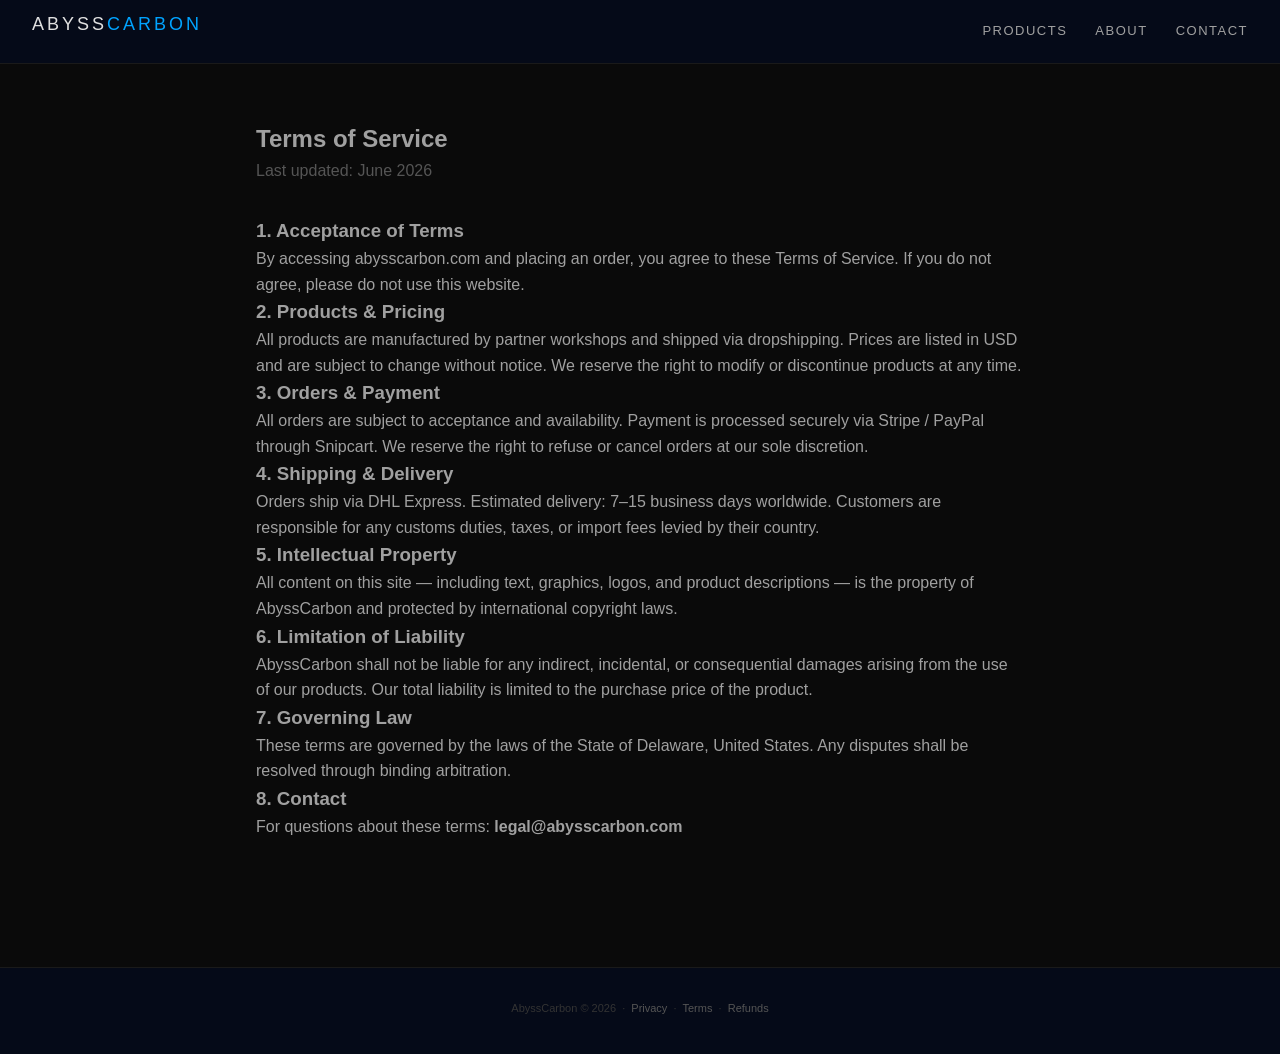
<file: terms.html>
<!DOCTYPE html>
<html lang="en">
<head>
    <meta charset="UTF-8">
    <meta name="viewport" content="width=device-width, initial-scale=1.0">
    <title>Terms of Service — AbyssCarbon</title>
    <link rel="stylesheet" href="css/style.css">
</head>
<body class="dark">
    <nav class="nav">
        <a href="index.html" class="nav-logo">ABYSS<span>CARBON</span></a>
        <div class="nav-links">
            <a href="index.html#products">Products</a>
            <a href="index.html#about">About</a>
            <a href="index.html#contact">Contact</a>
        </div>
    </nav>
    <section style="max-width:800px;margin:0 auto;padding-top:120px;">
        <h1>Terms of Service</h1>
        <p style="color:#555;margin-bottom:32px;">Last updated: June 2026</p>

        <h3>1. Acceptance of Terms</h3>
        <p>By accessing abysscarbon.com and placing an order, you agree to these Terms of Service. If you do not agree, please do not use this website.</p>

        <h3>2. Products & Pricing</h3>
        <p>All products are manufactured by partner workshops and shipped via dropshipping. Prices are listed in USD and are subject to change without notice. We reserve the right to modify or discontinue products at any time.</p>

        <h3>3. Orders & Payment</h3>
        <p>All orders are subject to acceptance and availability. Payment is processed securely via Stripe / PayPal through Snipcart. We reserve the right to refuse or cancel orders at our sole discretion.</p>

        <h3>4. Shipping & Delivery</h3>
        <p>Orders ship via DHL Express. Estimated delivery: 7–15 business days worldwide. Customers are responsible for any customs duties, taxes, or import fees levied by their country.</p>

        <h3>5. Intellectual Property</h3>
        <p>All content on this site — including text, graphics, logos, and product descriptions — is the property of AbyssCarbon and protected by international copyright laws.</p>

        <h3>6. Limitation of Liability</h3>
        <p>AbyssCarbon shall not be liable for any indirect, incidental, or consequential damages arising from the use of our products. Our total liability is limited to the purchase price of the product.</p>

        <h3>7. Governing Law</h3>
        <p>These terms are governed by the laws of the State of Delaware, United States. Any disputes shall be resolved through binding arbitration.</p>

        <h3>8. Contact</h3>
        <p>For questions about these terms: <strong>legal@abysscarbon.com</strong></p>
    </section>
    <footer class="footer" style="margin-top:80px;">
        <p>AbyssCarbon &copy; 2026 &nbsp;·&nbsp; <a href="privacy.html" style="color:#555;">Privacy</a> &nbsp;·&nbsp; <a href="terms.html" style="color:#555;">Terms</a> &nbsp;·&nbsp; <a href="refunds.html" style="color:#555;">Refunds</a></p>
    </footer>
</body>
</html>
</file>
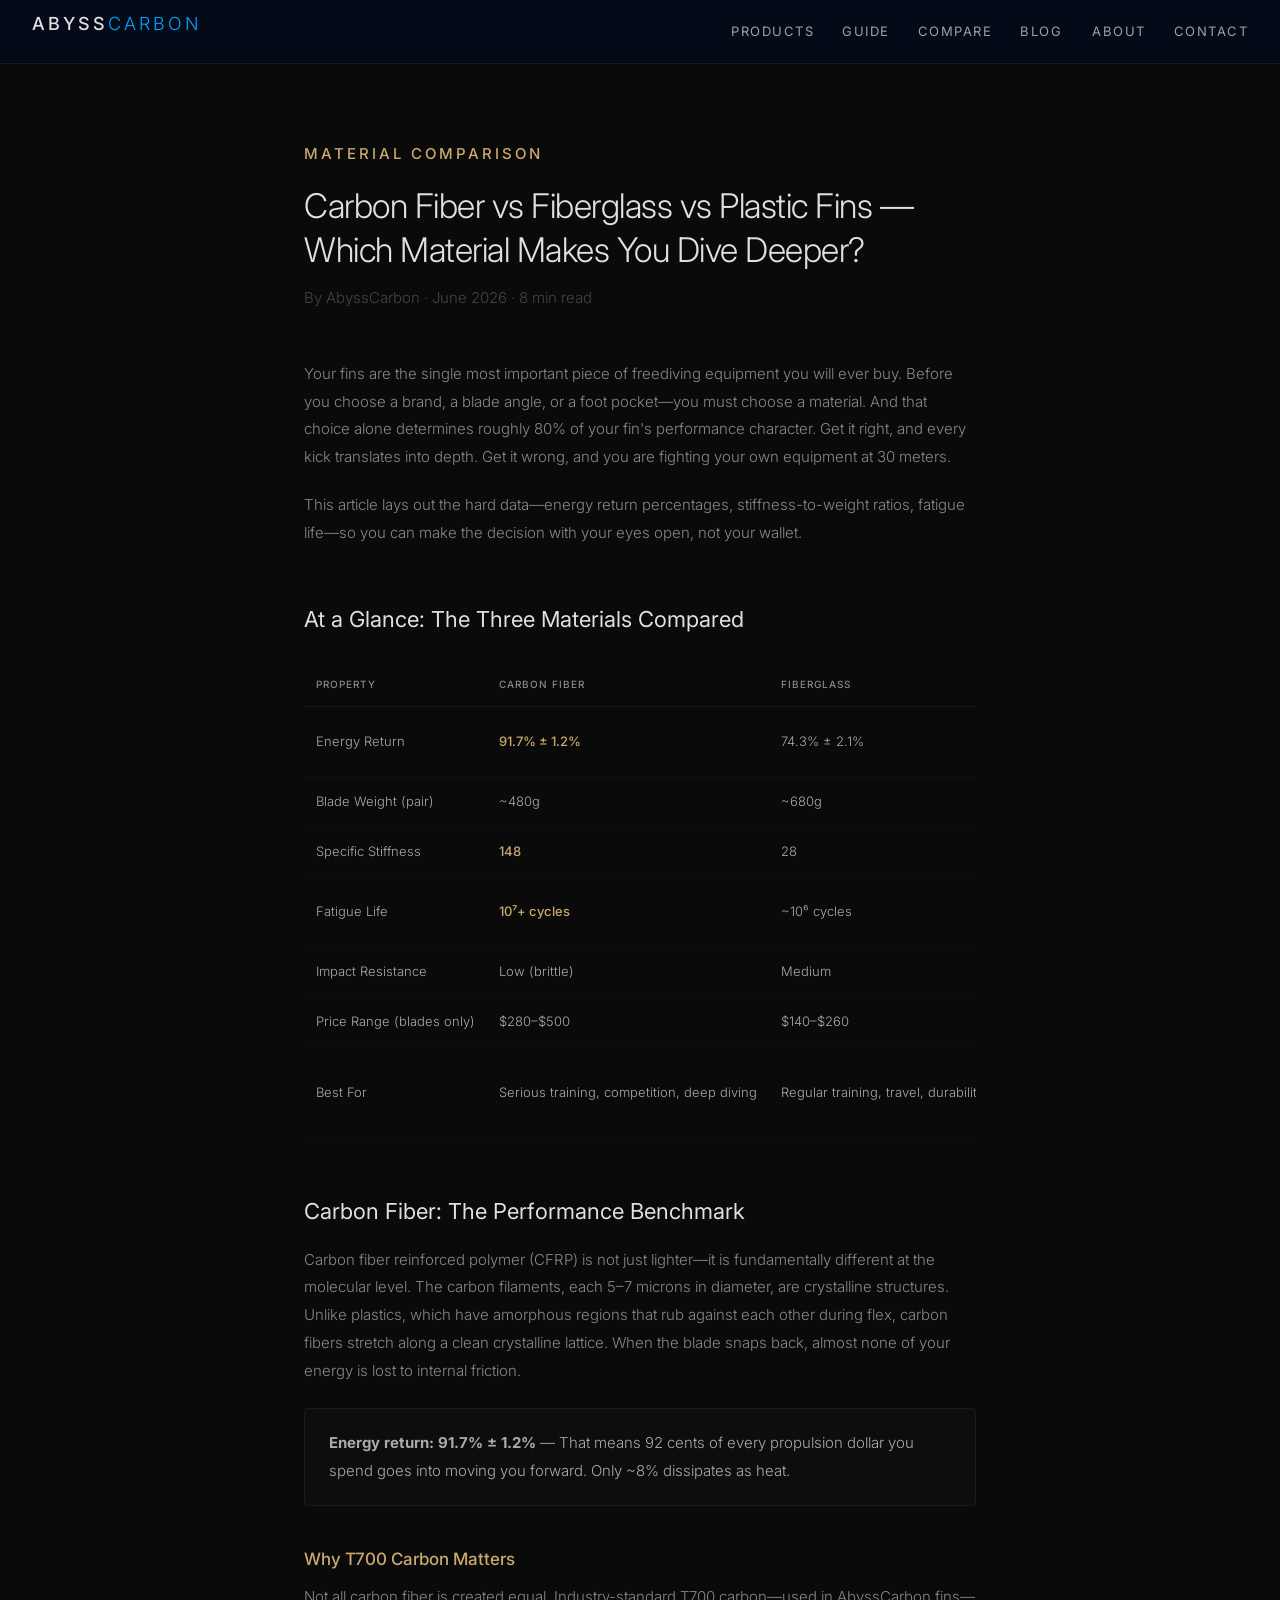
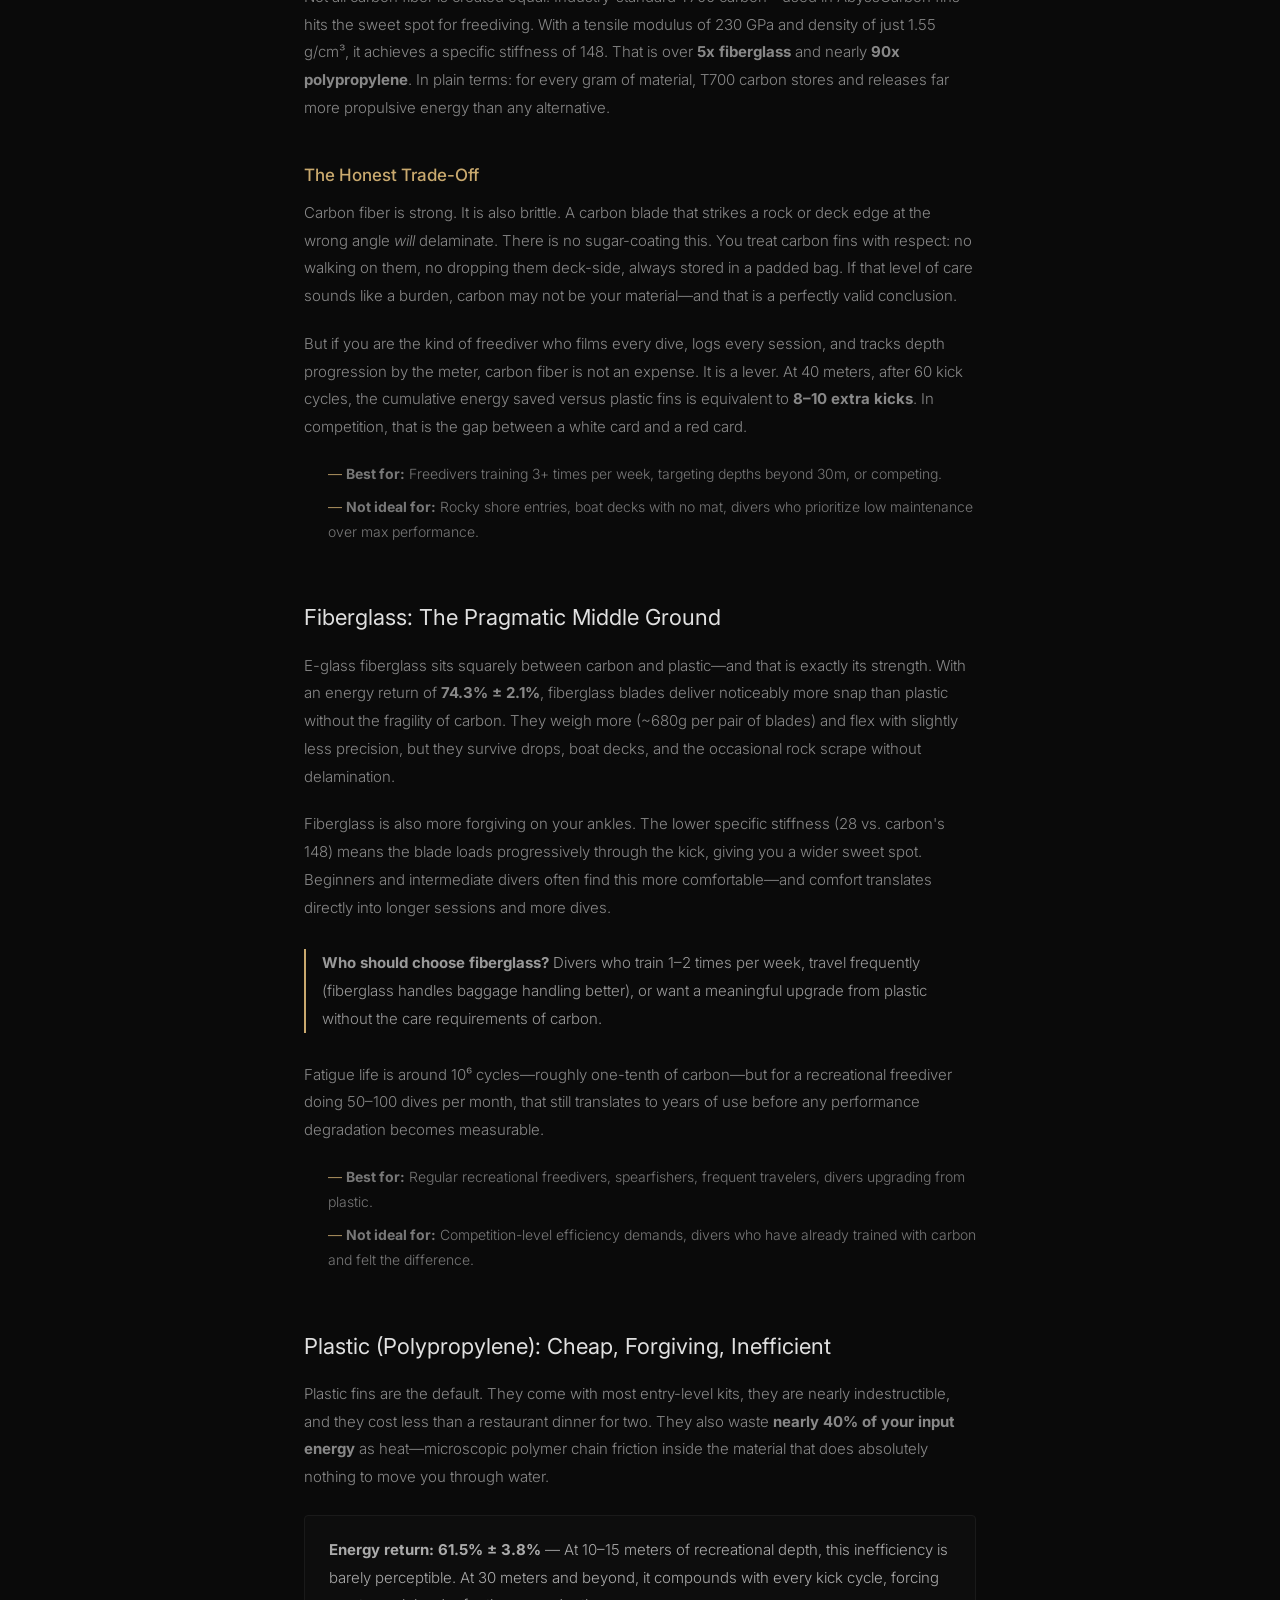
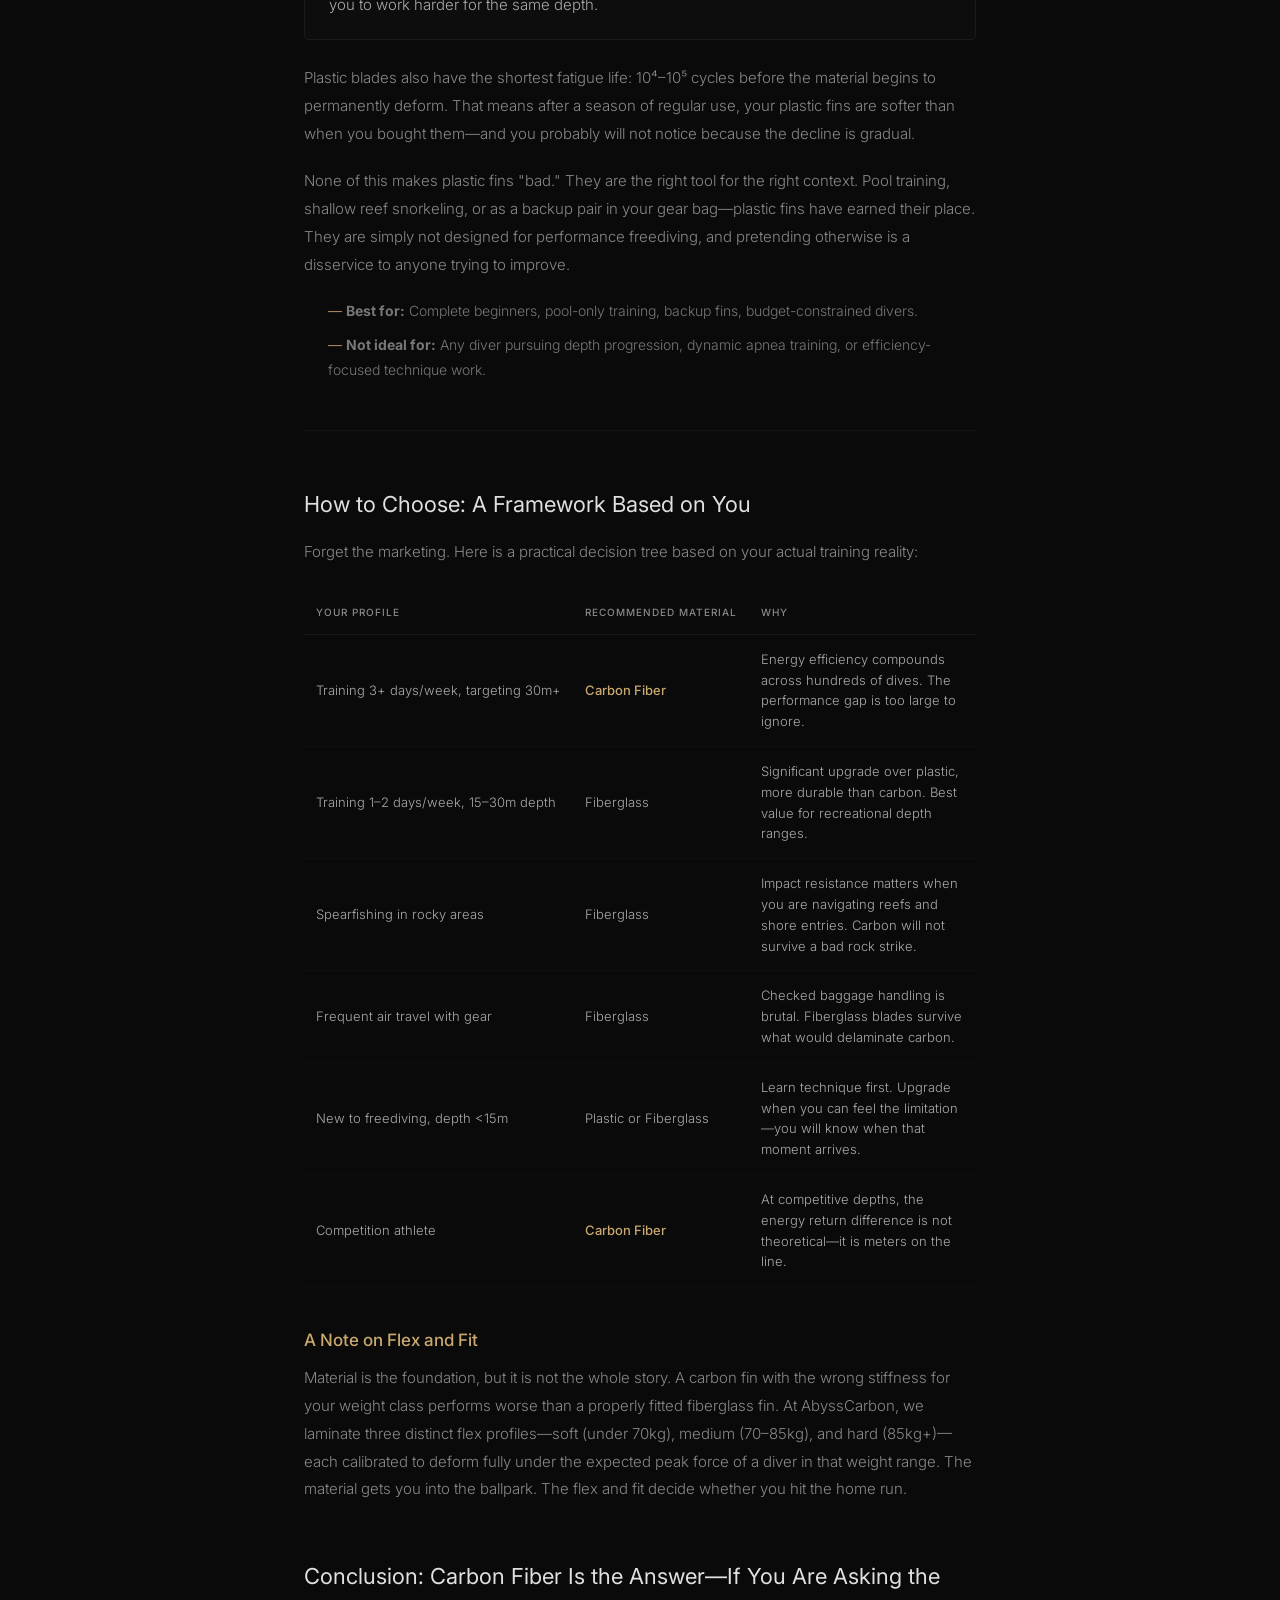
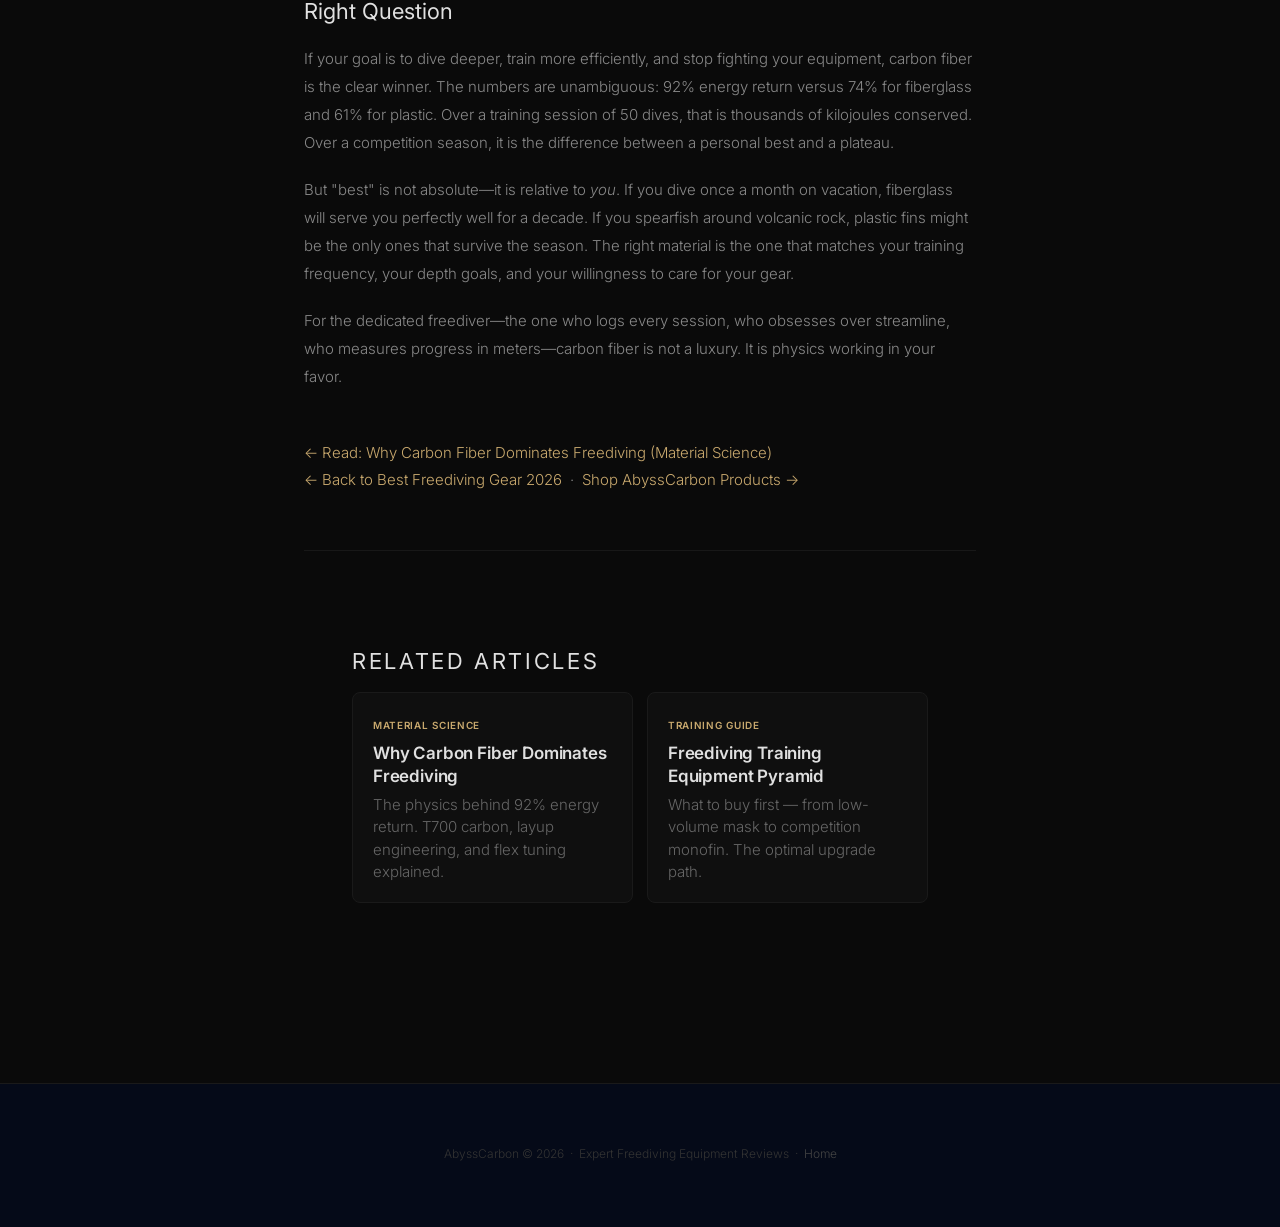
<file: blog/carbon-vs-fiberglass-vs-plastic-fins.html>
<!DOCTYPE html>
<html lang="en">
<head>
    <meta charset="UTF-8">
    <meta name="viewport" content="width=device-width, initial-scale=1.0">
    <title>Carbon Fiber vs Fiberglass vs Plastic Fins — Which Material Makes You Dive Deeper? | AbyssCarbon</title>
    <meta name="description" content="Comprehensive comparison of carbon fiber vs fiberglass vs plastic freediving fins. Real energy return data: carbon 92%, fiberglass 74%, plastic 61%. Which fin blade material is best for your depth and training frequency?">
    <meta name="keywords" content="carbon fiber vs fiberglass fins, best material for freediving fins, carbon fiber fins comparison, fiberglass fins vs plastic, freediving fin blade material, which fins for deep diving, carbon vs plastic fins, freediving equipment guide">
    <meta name="robots" content="index, follow">
    <link rel="canonical" href="https://abysscarbon.com/blog/carbon-vs-fiberglass-vs-plastic-fins.html">
    <meta property="og:title" content="Carbon Fiber vs Fiberglass vs Plastic Fins — Which Material Makes You Dive Deeper?">
    <meta property="og:description" content="Real data comparison: carbon fiber returns 92% of your energy, fiberglass 74%, plastic 61%. Find the right fin material for your freediving goals.">
    <meta property="og:type" content="article">
    <meta property="og:image" content="https://abysscarbon.com/images/og-fins-comparison.jpg">
    <meta name="twitter:card" content="summary_large_image">
    <script type="application/ld+json">
    {
      "@context": "https://schema.org",
      "@type": "Article",
      "headline": "Carbon Fiber vs Fiberglass vs Plastic Fins — Which Material Makes You Dive Deeper?",
      "description": "Comprehensive material comparison for freediving fins. Carbon fiber returns 92% energy, fiberglass 74%, plastic 61%. Data-backed recommendations for every training level and depth goal.",
      "author": {"@type": "Organization", "name": "AbyssCarbon"},
      "publisher": {"@type": "Organization", "name": "AbyssCarbon"},
      "datePublished": "2026-06-08",
      "dateModified": "2026-06-08",
      "mainEntityOfPage": {"@type": "WebPage", "@id": "https://abysscarbon.com/blog/carbon-vs-fiberglass-vs-plastic-fins.html"}
    }
    </script>
    <link rel="stylesheet" href="../css/style.css">
    <link rel="preconnect" href="https://fonts.googleapis.com">
    <link rel="preconnect" href="https://fonts.gstatic.com" crossorigin>
    <link href="https://fonts.googleapis.com/css2?family=Inter:wght@300;400;500;600&display=swap" rel="stylesheet">
    <style>
        * { margin: 0; padding: 0; box-sizing: border-box; }
        body { background: #0a0a0a; color: #aaa; font-family: 'Inter', -apple-system, sans-serif; -webkit-font-smoothing: antialiased; }
        .guide { max-width: 780px; margin: 0 auto; padding: 140px 24px 80px; }
        .guide h1 { font-size: 34px; font-weight: 300; color: #e0e0e0; margin-bottom: 12px; letter-spacing: -0.5px; line-height: 1.3; }
        .guide .meta { color: #444; font-size: 13px; margin-bottom: 48px; }
        .guide h2 { font-size: 22px; font-weight: 400; color: #e0e0e0; margin: 56px 0 16px; }
        .guide h3 { font-size: 17px; font-weight: 500; color: #c9a96e; margin: 40px 0 10px; }
        .guide p { font-size: 15px; line-height: 1.85; margin-bottom: 20px; color: #888; }
        .guide ul { margin: 16px 0 24px 24px; list-style: none; }
        .guide ul li { color: #777; font-size: 14px; line-height: 1.8; margin-bottom: 8px; }
        .guide ul li::before { content: "— "; color: #c9a96e; }
        .guide .data-box { background: #0d0d0d; border: 1px solid #1a1a1a; padding: 20px 24px; margin: 24px 0; border-radius: 4px; }
        .guide .data-box p { margin: 0; color: #aaa; font-size: 14px; }
        .guide table { width: 100%; border-collapse: collapse; margin: 24px 0 40px; font-size: 13px; }
        .guide table th { text-align: left; padding: 14px 12px; border-bottom: 1px solid #1a1a1a; color: #888; font-weight: 500; font-size: 10px; letter-spacing: 1px; text-transform: uppercase; }
        .guide table td { padding: 14px 12px; border-bottom: 1px solid #0f0f0f; color: #aaa; }
        .guide table .highlight { color: #c9a96e; font-weight: 500; }
        .guide .section-tag { font-size: 10px; color: #c9a96e; text-transform: uppercase; letter-spacing: 3px; margin-bottom: 16px; }
        .guide a { color: #c9a96e; text-decoration: none; }
        .guide a:hover { text-decoration: underline; }
        .guide .callout { border-left: 2px solid #c9a96e; padding-left: 16px; margin: 28px 0; }
        .guide .callout p { color: #999; font-size: 14px; }
        .guide .divider { border: none; border-top: 1px solid #141414; margin: 48px 0; }
        .footer { text-align: center; padding: 60px 24px; color: #333; font-size: 12px; }
        .footer a { color: #444; text-decoration: none; }
    
/* ===== Related Articles ===== */
.related-articles {
    margin: 56px 0 0;
    padding-top: 40px;
    border-top: 1px solid rgba(255,255,255,0.06);
}
.related-title {
    font-size: 0.72rem;
    font-weight: 700;
    text-transform: uppercase;
    letter-spacing: 0.12em;
    color: #555;
    margin-bottom: 20px;
}
.related-grid {
    display: grid;
    grid-template-columns: 1fr 1fr;
    gap: 14px;
}
.related-card {
    display: block;
    background: #0f0f0f;
    border: 1px solid #1a1a1a;
    border-radius: 8px;
    padding: 18px 20px;
    text-decoration: none;
    transition: border-color 0.22s ease, background 0.22s ease;
}
.related-card:hover {
    border-color: #c9a96e;
    background: #111;
}
.related-card-tag {
    display: inline-block;
    font-size: 0.62rem;
    font-weight: 600;
    text-transform: uppercase;
    letter-spacing: 0.07em;
    color: #c9a96e;
    margin-bottom: 8px;
}
.related-card h3 {
    font-size: 0.88rem;
    font-weight: 600;
    color: #e0e0e0;
    margin: 0 0 6px;
    line-height: 1.35;
    letter-spacing: -0.01em;
}
.related-card p {
    font-size: 0.76rem;
    color: #666;
    margin: 0;
    line-height: 1.5;
}
@media (max-width: 640px) {
    .related-grid {
        grid-template-columns: 1fr;
    }
}
</style>
<!-- freshness: 2026-11-04 -->
</head>
<body class="dark">
    <nav class="nav">
        <a href="../index.html" class="nav-logo">ABYSS<span>CARBON</span></a>
        <div class="nav-links">
            <a href="../index.html#products">Products</a>
            <a href="../guide/best-freediving-gear-2026.html">Guide</a>
            <a href="../compare/freediving-fins-comparison-2026.html">Compare</a>
            <a href="../blog/freediving-training-equipment-guide.html">Blog</a>
            <a href="../index.html#about">About</a>
            <a href="../index.html#contact">Contact</a>
        </div>
    </nav>

    <article class="guide">
        <p class="section-tag">MATERIAL COMPARISON</p>
        <h1>Carbon Fiber vs Fiberglass vs Plastic Fins — Which Material Makes You Dive Deeper?</h1>
        <p class="meta">By AbyssCarbon · June 2026 · 8 min read</p>

        <p>Your fins are the single most important piece of freediving equipment you will ever buy. Before you choose a brand, a blade angle, or a foot pocket—you must choose a material. And that choice alone determines roughly 80% of your fin's performance character. Get it right, and every kick translates into depth. Get it wrong, and you are fighting your own equipment at 30 meters.</p>
        <p>This article lays out the hard data—energy return percentages, stiffness-to-weight ratios, fatigue life—so you can make the decision with your eyes open, not your wallet.</p>

        <!-- ===== COMPARISON TABLE ===== -->
        <h2>At a Glance: The Three Materials Compared</h2>
        <table>
            <tr>
                <th>Property</th>
                <th>Carbon Fiber</th>
                <th>Fiberglass</th>
                <th>Plastic (PP)</th>
            </tr>
            <tr>
                <td>Energy Return</td>
                <td class="highlight">91.7% ± 1.2%</td>
                <td>74.3% ± 2.1%</td>
                <td>61.5% ± 3.8%</td>
            </tr>
            <tr>
                <td>Blade Weight (pair)</td>
                <td>~480g</td>
                <td>~680g</td>
                <td>~820g</td>
            </tr>
            <tr>
                <td>Specific Stiffness</td>
                <td class="highlight">148</td>
                <td>28</td>
                <td>1.7</td>
            </tr>
            <tr>
                <td>Fatigue Life</td>
                <td class="highlight">10⁷+ cycles</td>
                <td>~10⁶ cycles</td>
                <td>10⁴–10⁵ cycles</td>
            </tr>
            <tr>
                <td>Impact Resistance</td>
                <td>Low (brittle)</td>
                <td>Medium</td>
                <td>High</td>
            </tr>
            <tr>
                <td>Price Range (blades only)</td>
                <td>$280–$500</td>
                <td>$140–$260</td>
                <td>$40–$90</td>
            </tr>
            <tr>
                <td>Best For</td>
                <td>Serious training, competition, deep diving</td>
                <td>Regular training, travel, durability</td>
                <td>Beginners, pool work, backup pair</td>
            </tr>
        </table>

        <!-- ===== CARBON FIBER ===== -->
        <h2>Carbon Fiber: The Performance Benchmark</h2>

        <p>Carbon fiber reinforced polymer (CFRP) is not just lighter—it is fundamentally different at the molecular level. The carbon filaments, each 5–7 microns in diameter, are crystalline structures. Unlike plastics, which have amorphous regions that rub against each other during flex, carbon fibers stretch along a clean crystalline lattice. When the blade snaps back, almost none of your energy is lost to internal friction.</p>

        <div class="data-box">
            <p><strong>Energy return: 91.7% ± 1.2%</strong> — That means 92 cents of every propulsion dollar you spend goes into moving you forward. Only ~8% dissipates as heat.</p>
        </div>

        <h3>Why T700 Carbon Matters</h3>
        <p>Not all carbon fiber is created equal. Industry-standard T700 carbon—used in AbyssCarbon fins—hits the sweet spot for freediving. With a tensile modulus of 230 GPa and density of just 1.55 g/cm³, it achieves a specific stiffness of 148. That is over <strong>5x fiberglass</strong> and nearly <strong>90x polypropylene</strong>. In plain terms: for every gram of material, T700 carbon stores and releases far more propulsive energy than any alternative.</p>

        <h3>The Honest Trade-Off</h3>
        <p>Carbon fiber is strong. It is also brittle. A carbon blade that strikes a rock or deck edge at the wrong angle <em>will</em> delaminate. There is no sugar-coating this. You treat carbon fins with respect: no walking on them, no dropping them deck-side, always stored in a padded bag. If that level of care sounds like a burden, carbon may not be your material—and that is a perfectly valid conclusion.</p>

        <p>But if you are the kind of freediver who films every dive, logs every session, and tracks depth progression by the meter, carbon fiber is not an expense. It is a lever. At 40 meters, after 60 kick cycles, the cumulative energy saved versus plastic fins is equivalent to <strong>8–10 extra kicks</strong>. In competition, that is the gap between a white card and a red card.</p>

        <ul>
            <li><strong>Best for:</strong> Freedivers training 3+ times per week, targeting depths beyond 30m, or competing.</li>
            <li><strong>Not ideal for:</strong> Rocky shore entries, boat decks with no mat, divers who prioritize low maintenance over max performance.</li>
        </ul>

        <!-- ===== FIBERGLASS ===== -->
        <h2>Fiberglass: The Pragmatic Middle Ground</h2>

        <p>E-glass fiberglass sits squarely between carbon and plastic—and that is exactly its strength. With an energy return of <strong>74.3% ± 2.1%</strong>, fiberglass blades deliver noticeably more snap than plastic without the fragility of carbon. They weigh more (~680g per pair of blades) and flex with slightly less precision, but they survive drops, boat decks, and the occasional rock scrape without delamination.</p>

        <p>Fiberglass is also more forgiving on your ankles. The lower specific stiffness (28 vs. carbon's 148) means the blade loads progressively through the kick, giving you a wider sweet spot. Beginners and intermediate divers often find this more comfortable—and comfort translates directly into longer sessions and more dives.</p>

        <div class="callout">
            <p><strong>Who should choose fiberglass?</strong> Divers who train 1–2 times per week, travel frequently (fiberglass handles baggage handling better), or want a meaningful upgrade from plastic without the care requirements of carbon.</p>
        </div>

        <p>Fatigue life is around 10⁶ cycles—roughly one-tenth of carbon—but for a recreational freediver doing 50–100 dives per month, that still translates to years of use before any performance degradation becomes measurable.</p>

        <ul>
            <li><strong>Best for:</strong> Regular recreational freedivers, spearfishers, frequent travelers, divers upgrading from plastic.</li>
            <li><strong>Not ideal for:</strong> Competition-level efficiency demands, divers who have already trained with carbon and felt the difference.</li>
        </ul>

        <!-- ===== PLASTIC ===== -->
        <h2>Plastic (Polypropylene): Cheap, Forgiving, Inefficient</h2>

        <p>Plastic fins are the default. They come with most entry-level kits, they are nearly indestructible, and they cost less than a restaurant dinner for two. They also waste <strong>nearly 40% of your input energy</strong> as heat—microscopic polymer chain friction inside the material that does absolutely nothing to move you through water.</p>

        <div class="data-box">
            <p><strong>Energy return: 61.5% ± 3.8%</strong> — At 10–15 meters of recreational depth, this inefficiency is barely perceptible. At 30 meters and beyond, it compounds with every kick cycle, forcing you to work harder for the same depth.</p>
        </div>

        <p>Plastic blades also have the shortest fatigue life: 10⁴–10⁵ cycles before the material begins to permanently deform. That means after a season of regular use, your plastic fins are softer than when you bought them—and you probably will not notice because the decline is gradual.</p>

        <p>None of this makes plastic fins "bad." They are the right tool for the right context. Pool training, shallow reef snorkeling, or as a backup pair in your gear bag—plastic fins have earned their place. They are simply not designed for performance freediving, and pretending otherwise is a disservice to anyone trying to improve.</p>

        <ul>
            <li><strong>Best for:</strong> Complete beginners, pool-only training, backup fins, budget-constrained divers.</li>
            <li><strong>Not ideal for:</strong> Any diver pursuing depth progression, dynamic apnea training, or efficiency-focused technique work.</li>
        </ul>

        <!-- ===== PRACTICAL RECOMMENDATIONS ===== -->
        <hr class="divider">
        <h2>How to Choose: A Framework Based on You</h2>

        <p>Forget the marketing. Here is a practical decision tree based on your actual training reality:</p>

        <table>
            <tr>
                <th>Your Profile</th>
                <th>Recommended Material</th>
                <th>Why</th>
            </tr>
            <tr>
                <td>Training 3+ days/week, targeting 30m+</td>
                <td class="highlight">Carbon Fiber</td>
                <td>Energy efficiency compounds across hundreds of dives. The performance gap is too large to ignore.</td>
            </tr>
            <tr>
                <td>Training 1–2 days/week, 15–30m depth</td>
                <td>Fiberglass</td>
                <td>Significant upgrade over plastic, more durable than carbon. Best value for recreational depth ranges.</td>
            </tr>
            <tr>
                <td>Spearfishing in rocky areas</td>
                <td>Fiberglass</td>
                <td>Impact resistance matters when you are navigating reefs and shore entries. Carbon will not survive a bad rock strike.</td>
            </tr>
            <tr>
                <td>Frequent air travel with gear</td>
                <td>Fiberglass</td>
                <td>Checked baggage handling is brutal. Fiberglass blades survive what would delaminate carbon.</td>
            </tr>
            <tr>
                <td>New to freediving, depth &lt;15m</td>
                <td>Plastic or Fiberglass</td>
                <td>Learn technique first. Upgrade when you can feel the limitation—you will know when that moment arrives.</td>
            </tr>
            <tr>
                <td>Competition athlete</td>
                <td class="highlight">Carbon Fiber</td>
                <td>At competitive depths, the energy return difference is not theoretical—it is meters on the line.</td>
            </tr>
        </table>

        <h3>A Note on Flex and Fit</h3>
        <p>Material is the foundation, but it is not the whole story. A carbon fin with the wrong stiffness for your weight class performs worse than a properly fitted fiberglass fin. At AbyssCarbon, we laminate three distinct flex profiles—soft (under 70kg), medium (70–85kg), and hard (85kg+)—each calibrated to deform fully under the expected peak force of a diver in that weight range. The material gets you into the ballpark. The flex and fit decide whether you hit the home run.</p>

        <!-- ===== CONCLUSION ===== -->
        <h2>Conclusion: Carbon Fiber Is the Answer—If You Are Asking the Right Question</h2>
        <p>If your goal is to dive deeper, train more efficiently, and stop fighting your equipment, carbon fiber is the clear winner. The numbers are unambiguous: 92% energy return versus 74% for fiberglass and 61% for plastic. Over a training session of 50 dives, that is thousands of kilojoules conserved. Over a competition season, it is the difference between a personal best and a plateau.</p>

        <p>But "best" is not absolute—it is relative to <em>you</em>. If you dive once a month on vacation, fiberglass will serve you perfectly well for a decade. If you spearfish around volcanic rock, plastic fins might be the only ones that survive the season. The right material is the one that matches your training frequency, your depth goals, and your willingness to care for your gear.</p>

        <p>For the dedicated freediver—the one who logs every session, who obsesses over streamline, who measures progress in meters—carbon fiber is not a luxury. It is physics working in your favor.</p>

        <p style="margin-top:48px;">
            <a href="../guide/carbon-fiber-freediving.html">← Read: Why Carbon Fiber Dominates Freediving (Material Science)</a><br>
            <a href="../guide/best-freediving-gear-2026.html">← Back to Best Freediving Gear 2026</a> &nbsp;·&nbsp;
            <a href="../index.html#products">Shop AbyssCarbon Products →</a>
        </p>
    
    <!-- Related Articles -->
    <section class="related-articles">
        <h2 class="related-title">Related Articles</h2>
        <div class="related-grid">
        <a href="../guide/carbon-fiber-freediving.html" class="related-card">
            <span class="related-card-tag">MATERIAL SCIENCE</span>
            <h3>Why Carbon Fiber Dominates Freediving</h3>
            <p>The physics behind 92% energy return. T700 carbon, layup engineering, and flex tuning explained.</p>
        </a>
        <a href="freediving-training-equipment-guide.html" class="related-card">
            <span class="related-card-tag">TRAINING GUIDE</span>
            <h3>Freediving Training Equipment Pyramid</h3>
            <p>What to buy first — from low-volume mask to competition monofin. The optimal upgrade path.</p>
        </a>
        </div>
    </section>

</article>

    <footer class="footer">
        <p>AbyssCarbon &copy; 2026 &nbsp;·&nbsp; Expert Freediving Equipment Reviews &nbsp;·&nbsp; <a href="../index.html">Home</a></p>
    </footer>
</body>
</html>
</file>
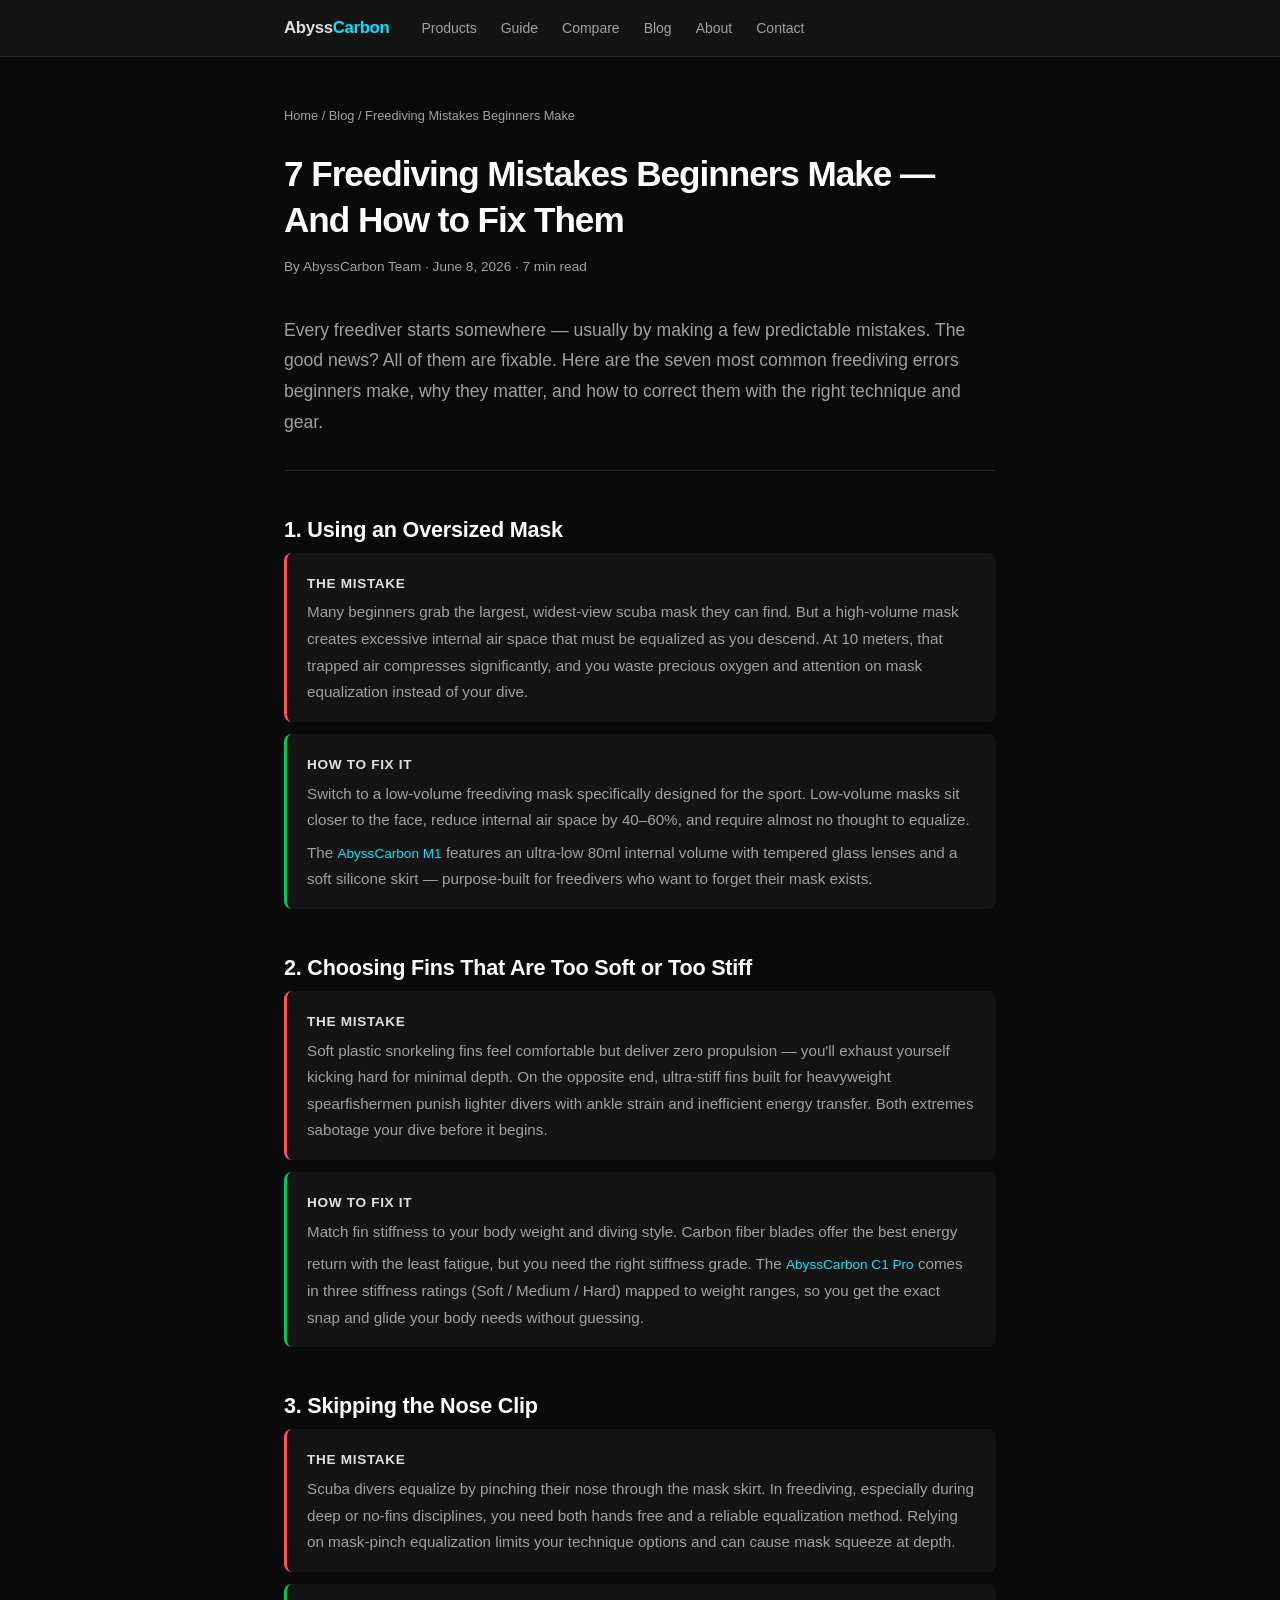
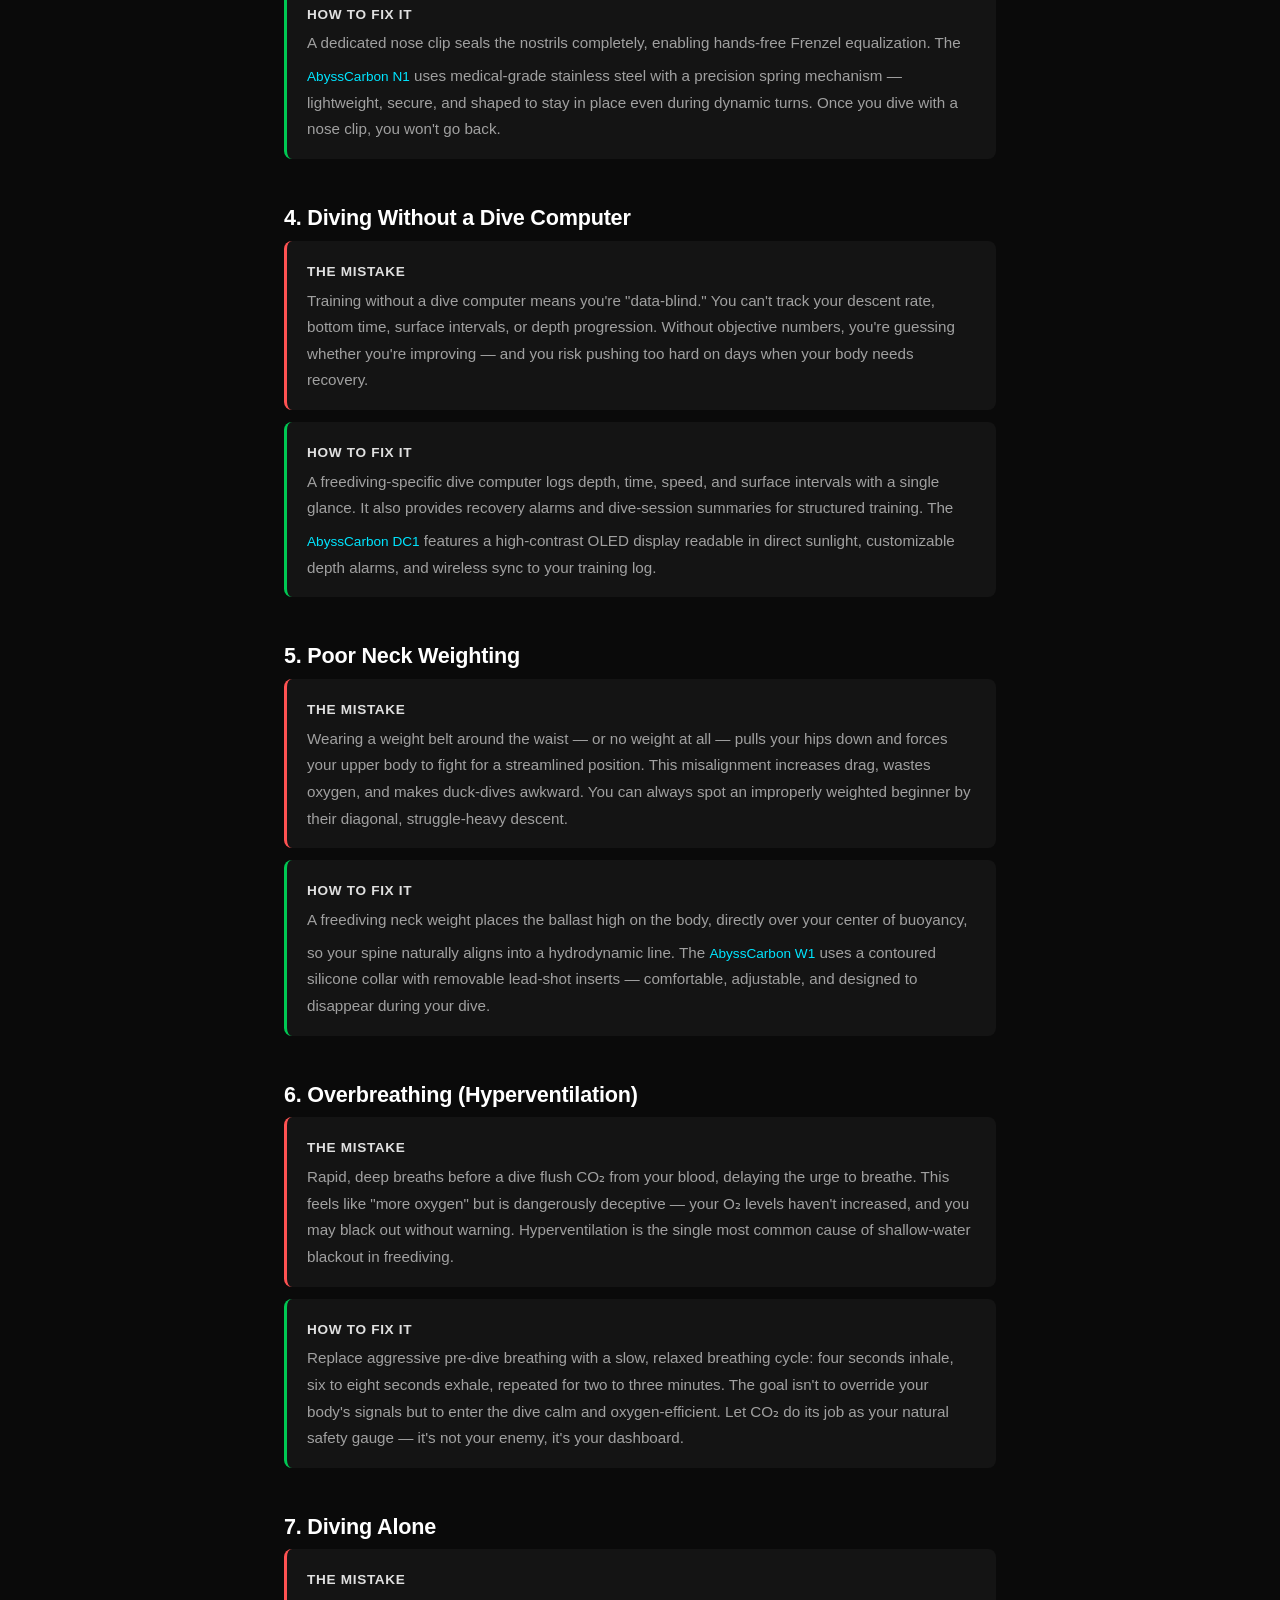
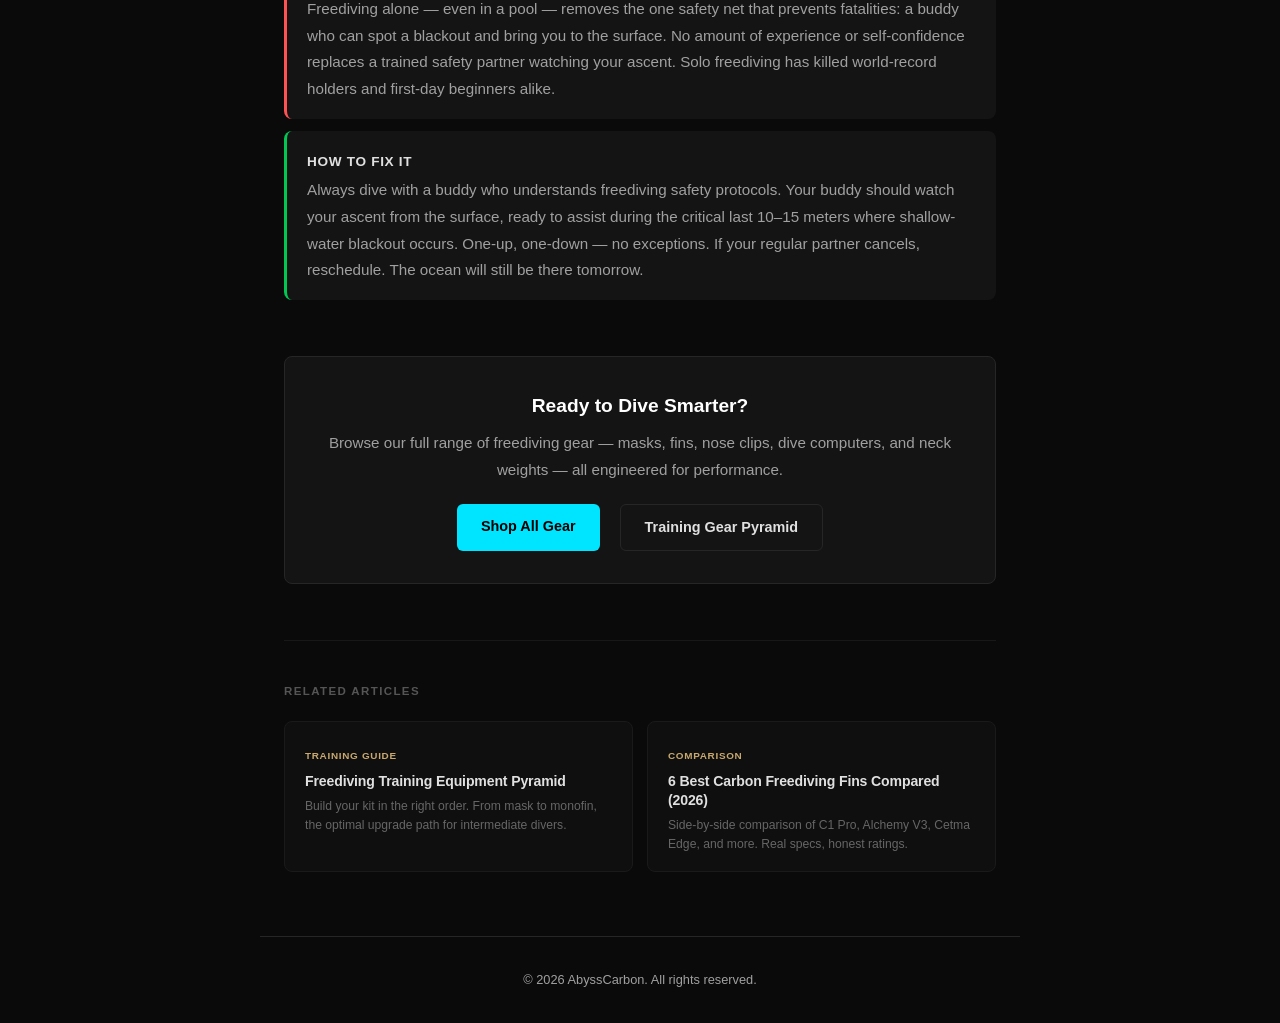
<file: blog/freediving-mistakes-beginners-make.html>
<!DOCTYPE html>
<html lang="en">
<head>
    <meta charset="UTF-8">
    <meta name="viewport" content="width=device-width, initial-scale=1.0">
    <title>7 Freediving Mistakes Beginners Make — And How to Fix Them | AbyssCarbon</title>
    <meta name="description" content="Discover the 7 most common freediving mistakes beginners make — oversized mask, wrong fins, skipping nose clip, no dive computer, poor weighting, hyperventilation, and solo diving — plus how to fix each one with gear tips from AbyssCarbon.">
    <meta name="keywords" content="freediving mistakes beginners, common freediving errors, freediving tips for beginners, freediving mask, carbon fiber freediving fins, freediving nose clip, freediving dive computer, freediving neck weight, hyperventilation freediving, solo freediving dangers, beginner freediving gear">
    <link rel="canonical" href="https://abysscarbon.com/blog/freediving-mistakes-beginners-make.html">

    <!-- Open Graph -->
    <meta property="og:type" content="article">
    <meta property="og:title" content="7 Freediving Mistakes Beginners Make — And How to Fix Them">
    <meta property="og:description" content="Avoid the 7 most common freediving mistakes: oversized mask, wrong fins, skipping nose clip, no dive computer, poor weighting, hyperventilation, and solo diving. Fixes and gear recommendations inside.">
    <meta property="og:url" content="https://abysscarbon.com/blog/freediving-mistakes-beginners-make.html">
    <meta property="og:image" content="https://abysscarbon.com/images/og-freediving-mistakes.jpg">
    <meta property="og:site_name" content="AbyssCarbon">
    <meta property="article:published_time" content="2026-06-08T08:00:00+00:00">
    <meta property="article:author" content="AbyssCarbon Team">
    <meta property="article:section" content="Training">
    <meta property="article:tag" content="freediving mistakes beginners">
    <meta property="article:tag" content="common freediving errors">
    <meta property="article:tag" content="freediving tips for beginners">

    <!-- Twitter Card -->
    <meta name="twitter:card" content="summary_large_image">
    <meta name="twitter:title" content="7 Freediving Mistakes Beginners Make — And How to Fix Them">
    <meta name="twitter:description" content="Avoid the 7 most common freediving mistakes. Fixes, tips, and gear recommendations from AbyssCarbon.">
    <meta name="twitter:image" content="https://abysscarbon.com/images/og-freediving-mistakes.jpg">

    <!-- JSON-LD Article Schema -->
    <script type="application/ld+json">
    {
        "@context": "https://schema.org",
        "@type": "Article",
        "headline": "7 Freediving Mistakes Beginners Make — And How to Fix Them",
        "description": "Discover the 7 most common freediving mistakes beginners make and how to fix each one with practical tips and gear recommendations.",
        "author": {
            "@type": "Organization",
            "name": "AbyssCarbon Team"
        },
        "publisher": {
            "@type": "Organization",
            "name": "AbyssCarbon",
            "url": "https://abysscarbon.com/"
        },
        "datePublished": "2026-06-08T08:00:00+00:00",
        "dateModified": "2026-06-08T08:00:00+00:00",
        "mainEntityOfPage": {
            "@type": "WebPage",
            "@id": "https://abysscarbon.com/blog/freediving-mistakes-beginners-make.html"
        },
        "image": "https://abysscarbon.com/images/og-freediving-mistakes.jpg",
        "articleSection": "Training",
        "keywords": [
            "freediving mistakes beginners",
            "common freediving errors",
            "freediving tips for beginners",
            "freediving gear",
            "carbon fiber fins",
            "freediving mask",
            "nose clip",
            "dive computer",
            "neck weight",
            "hyperventilation"
        ]
    }
    </script>

    <style>
        :root {
            --bg: #0a0a0a;
            --surface: #141414;
            --border: #262626;
            --text: #e0e0e0;
            --text-secondary: #a0a0a0;
            --accent: #00e5ff;
            --accent-dim: #00838f;
            --danger: #ff5252;
            --radius: 8px;
            --max-width: 760px;
        }

        * { margin: 0; padding: 0; box-sizing: border-box; }

        body {
            font-family: -apple-system, BlinkMacSystemFont, "Segoe UI", Roboto, "Helvetica Neue", Arial, sans-serif;
            background: var(--bg);
            color: var(--text);
            line-height: 1.75;
            -webkit-font-smoothing: antialiased;
        }

        /* Navigation */
        nav {
            background: var(--surface);
            border-bottom: 1px solid var(--border);
            position: sticky;
            top: 0;
            z-index: 100;
            backdrop-filter: blur(12px);
        }

        nav .nav-inner {
            max-width: var(--max-width);
            margin: 0 auto;
            padding: 0 24px;
            display: flex;
            align-items: center;
            height: 56px;
            gap: 32px;
        }

        nav .logo {
            font-weight: 700;
            font-size: 1.05rem;
            color: var(--text);
            text-decoration: none;
            letter-spacing: -0.02em;
            white-space: nowrap;
        }

        nav .logo span { color: var(--accent); }

        nav .links {
            display: flex;
            gap: 24px;
            font-size: 0.875rem;
        }

        nav .links a {
            color: var(--text-secondary);
            text-decoration: none;
            transition: color 0.2s;
        }

        nav .links a:hover { color: var(--text); }

        /* Article */
        article {
            max-width: var(--max-width);
            margin: 0 auto;
            padding: 48px 24px 64px;
        }

        .breadcrumb {
            font-size: 0.8rem;
            color: var(--text-secondary);
            margin-bottom: 24px;
        }

        .breadcrumb a {
            color: var(--text-secondary);
            text-decoration: none;
        }

        .breadcrumb a:hover { color: var(--text); }

        h1 {
            font-size: 2.2rem;
            font-weight: 800;
            line-height: 1.3;
            letter-spacing: -0.03em;
            margin-bottom: 12px;
            color: #fff;
        }

        .meta {
            color: var(--text-secondary);
            font-size: 0.85rem;
            margin-bottom: 36px;
        }

        .intro {
            font-size: 1.1rem;
            color: var(--text-secondary);
            margin-bottom: 40px;
            padding-bottom: 32px;
            border-bottom: 1px solid var(--border);
        }

        /* Mistake Sections */
        .mistake {
            margin-bottom: 40px;
            padding: 0;
        }

        .mistake h2 {
            font-size: 1.35rem;
            font-weight: 700;
            color: #fff;
            margin-bottom: 4px;
            letter-spacing: -0.01em;
        }

        .mistake .tag {
            display: inline-block;
            font-size: 0.7rem;
            font-weight: 700;
            text-transform: uppercase;
            letter-spacing: 0.08em;
            color: var(--danger);
            background: rgba(255, 82, 82, 0.1);
            padding: 3px 10px;
            border-radius: 4px;
            margin-bottom: 10px;
        }

        .mistake .tag.fix {
            color: #00c853;
            background: rgba(0, 200, 83, 0.1);
        }

        .mistake .block {
            margin-bottom: 12px;
            padding: 16px 20px;
            border-radius: var(--radius);
            border-left: 3px solid var(--danger);
            background: var(--surface);
        }

        .mistake .block.fix-block {
            border-left-color: #00c853;
        }

        .mistake .block p {
            font-size: 0.95rem;
            color: var(--text-secondary);
            margin: 0;
        }

        .mistake .block strong {
            color: var(--text);
            display: inline-block;
            margin-bottom: 4px;
            font-size: 0.85rem;
            text-transform: uppercase;
            letter-spacing: 0.05em;
        }

        /* Product link styling */
        .gear-tip {
            display: inline-block;
            margin-top: 8px;
            font-size: 0.85rem;
            color: var(--accent);
            text-decoration: none;
            border-bottom: 1px solid transparent;
            transition: border-color 0.2s;
        }

        .gear-tip:hover {
            border-bottom-color: var(--accent);
        }

        /* CTA */
        .cta {
            margin-top: 56px;
            padding: 32px 28px;
            background: var(--surface);
            border: 1px solid var(--border);
            border-radius: var(--radius);
            text-align: center;
        }

        .cta h3 {
            font-size: 1.2rem;
            font-weight: 700;
            color: #fff;
            margin-bottom: 8px;
        }

        .cta p {
            font-size: 0.95rem;
            color: var(--text-secondary);
            margin-bottom: 20px;
        }

        .cta-links {
            display: flex;
            justify-content: center;
            gap: 20px;
            flex-wrap: wrap;
        }

        .cta-links a {
            display: inline-block;
            padding: 10px 24px;
            font-size: 0.9rem;
            font-weight: 600;
            text-decoration: none;
            border-radius: 6px;
            transition: all 0.2s;
        }

        .cta-links .primary {
            background: var(--accent);
            color: #000;
        }

        .cta-links .primary:hover {
            background: #00c8e0;
        }

        .cta-links .secondary {
            border: 1px solid var(--border);
            color: var(--text);
        }

        .cta-links .secondary:hover {
            border-color: var(--text-secondary);
        }

        /* Footer */
        footer {
            text-align: center;
            padding: 32px 24px;
            color: var(--text-secondary);
            font-size: 0.8rem;
            border-top: 1px solid var(--border);
            max-width: var(--max-width);
            margin: 0 auto;
        }

        /* Responsive */
        @media (max-width: 640px) {
            h1 { font-size: 1.65rem; }
            nav .links { gap: 16px; font-size: 0.8rem; }
            nav .nav-inner { gap: 20px; }
            .cta-links { flex-direction: column; align-items: center; }
            .mistake .block { padding: 14px 16px; }
        }
    
/* ===== Related Articles ===== */
.related-articles {
    margin: 56px 0 0;
    padding-top: 40px;
    border-top: 1px solid rgba(255,255,255,0.06);
}
.related-title {
    font-size: 0.72rem;
    font-weight: 700;
    text-transform: uppercase;
    letter-spacing: 0.12em;
    color: #555;
    margin-bottom: 20px;
}
.related-grid {
    display: grid;
    grid-template-columns: 1fr 1fr;
    gap: 14px;
}
.related-card {
    display: block;
    background: #0f0f0f;
    border: 1px solid #1a1a1a;
    border-radius: 8px;
    padding: 18px 20px;
    text-decoration: none;
    transition: border-color 0.22s ease, background 0.22s ease;
}
.related-card:hover {
    border-color: #c9a96e;
    background: #111;
}
.related-card-tag {
    display: inline-block;
    font-size: 0.62rem;
    font-weight: 600;
    text-transform: uppercase;
    letter-spacing: 0.07em;
    color: #c9a96e;
    margin-bottom: 8px;
}
.related-card h3 {
    font-size: 0.88rem;
    font-weight: 600;
    color: #e0e0e0;
    margin: 0 0 6px;
    line-height: 1.35;
    letter-spacing: -0.01em;
}
.related-card p {
    font-size: 0.76rem;
    color: #666;
    margin: 0;
    line-height: 1.5;
}
@media (max-width: 640px) {
    .related-grid {
        grid-template-columns: 1fr;
    }
}

        /* mobile nav: let the link bar scroll inside the header instead of widening the page */
        @media (max-width: 768px) {
            nav { padding: 0 12px; }
            .nav-links, nav .links {
                gap: 0;
                max-width: calc(100vw - 92px);
                overflow-x: auto;
                scrollbar-width: none;
                -webkit-overflow-scrolling: touch;
            }
            .nav-links::-webkit-scrollbar, nav .links::-webkit-scrollbar { display: none; }
            .nav-links a, nav .links a { white-space: nowrap; }
        }
    </style>
<!-- freshness: 2026-11-04 -->
</head>
<body>

<nav>
    <div class="nav-inner">
        <a href="../index.html" class="logo">Abyss<span>Carbon</span></a>
        <div class="links">
            <a href="../index.html#products">Products</a>
            <a href="../guide/best-freediving-gear-2026.html">Guide</a>
            <a href="../compare/freediving-fins-comparison-2026.html">Compare</a>
            <a href="../blog/index.html">Blog</a>
            <a href="../index.html#about">About</a>
            <a href="../index.html#contact">Contact</a>
        </div>
    </div>
</nav>

<article>
    <div class="breadcrumb">
        <a href="../index.html">Home</a> / <a href="index.html">Blog</a> / <span>Freediving Mistakes Beginners Make</span>
    </div>

    <h1>7 Freediving Mistakes Beginners Make — And How to Fix Them</h1>

    <div class="meta">
        By AbyssCarbon Team · June 8, 2026 · 7 min read
    </div>

    <div class="intro">
        <p>Every freediver starts somewhere — usually by making a few predictable mistakes. The good news? All of them are fixable. Here are the seven most common freediving errors beginners make, why they matter, and how to correct them with the right technique and gear.</p>
    </div>

    <!-- Mistake 1 -->
    <div class="mistake">
        <h2>1. Using an Oversized Mask</h2>
        <div class="block">
            <strong>The Mistake</strong>
            <p>Many beginners grab the largest, widest-view scuba mask they can find. But a high-volume mask creates excessive internal air space that must be equalized as you descend. At 10 meters, that trapped air compresses significantly, and you waste precious oxygen and attention on mask equalization instead of your dive.</p>
        </div>
        <div class="block fix-block">
            <strong>How to Fix It</strong>
            <p>Switch to a low-volume freediving mask specifically designed for the sport. Low-volume masks sit closer to the face, reduce internal air space by 40–60%, and require almost no thought to equalize. The <a href="../index.html#product-M1" class="gear-tip">AbyssCarbon M1</a> features an ultra-low 80ml internal volume with tempered glass lenses and a soft silicone skirt — purpose-built for freedivers who want to forget their mask exists.</p>
        </div>
    </div>

    <!-- Mistake 2 -->
    <div class="mistake">
        <h2>2. Choosing Fins That Are Too Soft or Too Stiff</h2>
        <div class="block">
            <strong>The Mistake</strong>
            <p>Soft plastic snorkeling fins feel comfortable but deliver zero propulsion — you'll exhaust yourself kicking hard for minimal depth. On the opposite end, ultra-stiff fins built for heavyweight spearfishermen punish lighter divers with ankle strain and inefficient energy transfer. Both extremes sabotage your dive before it begins.</p>
        </div>
        <div class="block fix-block">
            <strong>How to Fix It</strong>
            <p>Match fin stiffness to your body weight and diving style. Carbon fiber blades offer the best energy return with the least fatigue, but you need the right stiffness grade. The <a href="../index.html#product-C1" class="gear-tip">AbyssCarbon C1 Pro</a> comes in three stiffness ratings (Soft / Medium / Hard) mapped to weight ranges, so you get the exact snap and glide your body needs without guessing.</p>
        </div>
    </div>

    <!-- Mistake 3 -->
    <div class="mistake">
        <h2>3. Skipping the Nose Clip</h2>
        <div class="block">
            <strong>The Mistake</strong>
            <p>Scuba divers equalize by pinching their nose through the mask skirt. In freediving, especially during deep or no-fins disciplines, you need both hands free and a reliable equalization method. Relying on mask-pinch equalization limits your technique options and can cause mask squeeze at depth.</p>
        </div>
        <div class="block fix-block">
            <strong>How to Fix It</strong>
            <p>A dedicated nose clip seals the nostrils completely, enabling hands-free Frenzel equalization. The <a href="../index.html#product-N1" class="gear-tip">AbyssCarbon N1</a> uses medical-grade stainless steel with a precision spring mechanism — lightweight, secure, and shaped to stay in place even during dynamic turns. Once you dive with a nose clip, you won't go back.</p>
        </div>
    </div>

    <!-- Mistake 4 -->
    <div class="mistake">
        <h2>4. Diving Without a Dive Computer</h2>
        <div class="block">
            <strong>The Mistake</strong>
            <p>Training without a dive computer means you're "data-blind." You can't track your descent rate, bottom time, surface intervals, or depth progression. Without objective numbers, you're guessing whether you're improving — and you risk pushing too hard on days when your body needs recovery.</p>
        </div>
        <div class="block fix-block">
            <strong>How to Fix It</strong>
            <p>A freediving-specific dive computer logs depth, time, speed, and surface intervals with a single glance. It also provides recovery alarms and dive-session summaries for structured training. The <a href="../index.html#product-DC1" class="gear-tip">AbyssCarbon DC1</a> features a high-contrast OLED display readable in direct sunlight, customizable depth alarms, and wireless sync to your training log.</p>
        </div>
    </div>

    <!-- Mistake 5 -->
    <div class="mistake">
        <h2>5. Poor Neck Weighting</h2>
        <div class="block">
            <strong>The Mistake</strong>
            <p>Wearing a weight belt around the waist — or no weight at all — pulls your hips down and forces your upper body to fight for a streamlined position. This misalignment increases drag, wastes oxygen, and makes duck-dives awkward. You can always spot an improperly weighted beginner by their diagonal, struggle-heavy descent.</p>
        </div>
        <div class="block fix-block">
            <strong>How to Fix It</strong>
            <p>A freediving neck weight places the ballast high on the body, directly over your center of buoyancy, so your spine naturally aligns into a hydrodynamic line. The <a href="../index.html#product-W1" class="gear-tip">AbyssCarbon W1</a> uses a contoured silicone collar with removable lead-shot inserts — comfortable, adjustable, and designed to disappear during your dive.</p>
        </div>
    </div>

    <!-- Mistake 6 -->
    <div class="mistake">
        <h2>6. Overbreathing (Hyperventilation)</h2>
        <div class="block">
            <strong>The Mistake</strong>
            <p>Rapid, deep breaths before a dive flush CO₂ from your blood, delaying the urge to breathe. This feels like "more oxygen" but is dangerously deceptive — your O₂ levels haven't increased, and you may black out without warning. Hyperventilation is the single most common cause of shallow-water blackout in freediving.</p>
        </div>
        <div class="block fix-block">
            <strong>How to Fix It</strong>
            <p>Replace aggressive pre-dive breathing with a slow, relaxed breathing cycle: four seconds inhale, six to eight seconds exhale, repeated for two to three minutes. The goal isn't to override your body's signals but to enter the dive calm and oxygen-efficient. Let CO₂ do its job as your natural safety gauge — it's not your enemy, it's your dashboard.</p>
        </div>
    </div>

    <!-- Mistake 7 -->
    <div class="mistake">
        <h2>7. Diving Alone</h2>
        <div class="block">
            <strong>The Mistake</strong>
            <p>Freediving alone — even in a pool — removes the one safety net that prevents fatalities: a buddy who can spot a blackout and bring you to the surface. No amount of experience or self-confidence replaces a trained safety partner watching your ascent. Solo freediving has killed world-record holders and first-day beginners alike.</p>
        </div>
        <div class="block fix-block">
            <strong>How to Fix It</strong>
            <p>Always dive with a buddy who understands freediving safety protocols. Your buddy should watch your ascent from the surface, ready to assist during the critical last 10–15 meters where shallow-water blackout occurs. One-up, one-down — no exceptions. If your regular partner cancels, reschedule. The ocean will still be there tomorrow.</p>
        </div>
    </div>

    <!-- CTA -->
    <div class="cta">
        <h3>Ready to Dive Smarter?</h3>
        <p>Browse our full range of freediving gear — masks, fins, nose clips, dive computers, and neck weights — all engineered for performance.</p>
        <div class="cta-links">
            <a href="../index.html#products" class="primary">Shop All Gear</a>
            <a href="freediving-training-equipment-guide.html" class="secondary">Training Gear Pyramid</a>
        </div>
    </div>

    <!-- Related Articles -->
    <section class="related-articles">
        <h2 class="related-title">Related Articles</h2>
        <div class="related-grid">
        <a href="freediving-training-equipment-guide.html" class="related-card">
            <span class="related-card-tag">TRAINING GUIDE</span>
            <h3>Freediving Training Equipment Pyramid</h3>
            <p>Build your kit in the right order. From mask to monofin, the optimal upgrade path for intermediate divers.</p>
        </a>
        <a href="../compare/freediving-fins-comparison-2026.html" class="related-card">
            <span class="related-card-tag">COMPARISON</span>
            <h3>6 Best Carbon Freediving Fins Compared (2026)</h3>
            <p>Side-by-side comparison of C1 Pro, Alchemy V3, Cetma Edge, and more. Real specs, honest ratings.</p>
        </a>
        </div>
    </section>

</article>

<footer>
    &copy; 2026 AbyssCarbon. All rights reserved.
</footer>

</body>
</html>
</file>
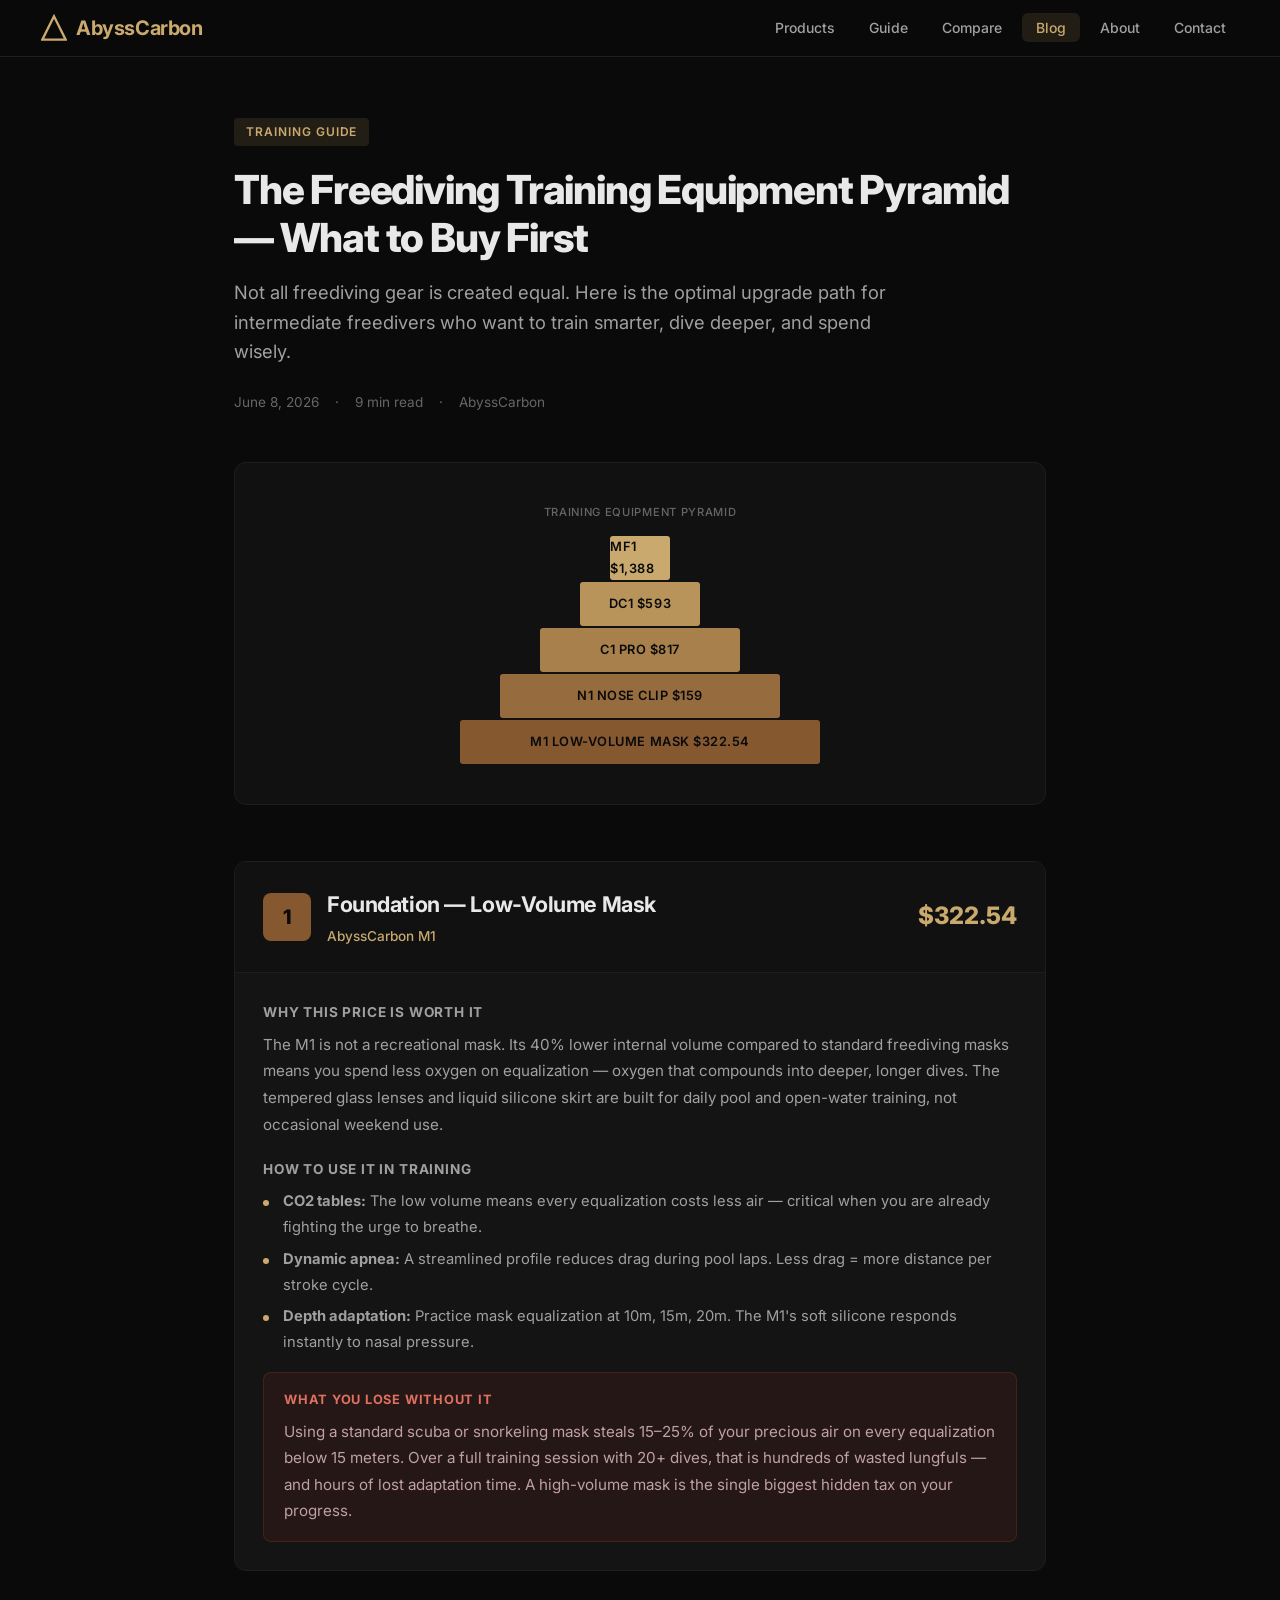
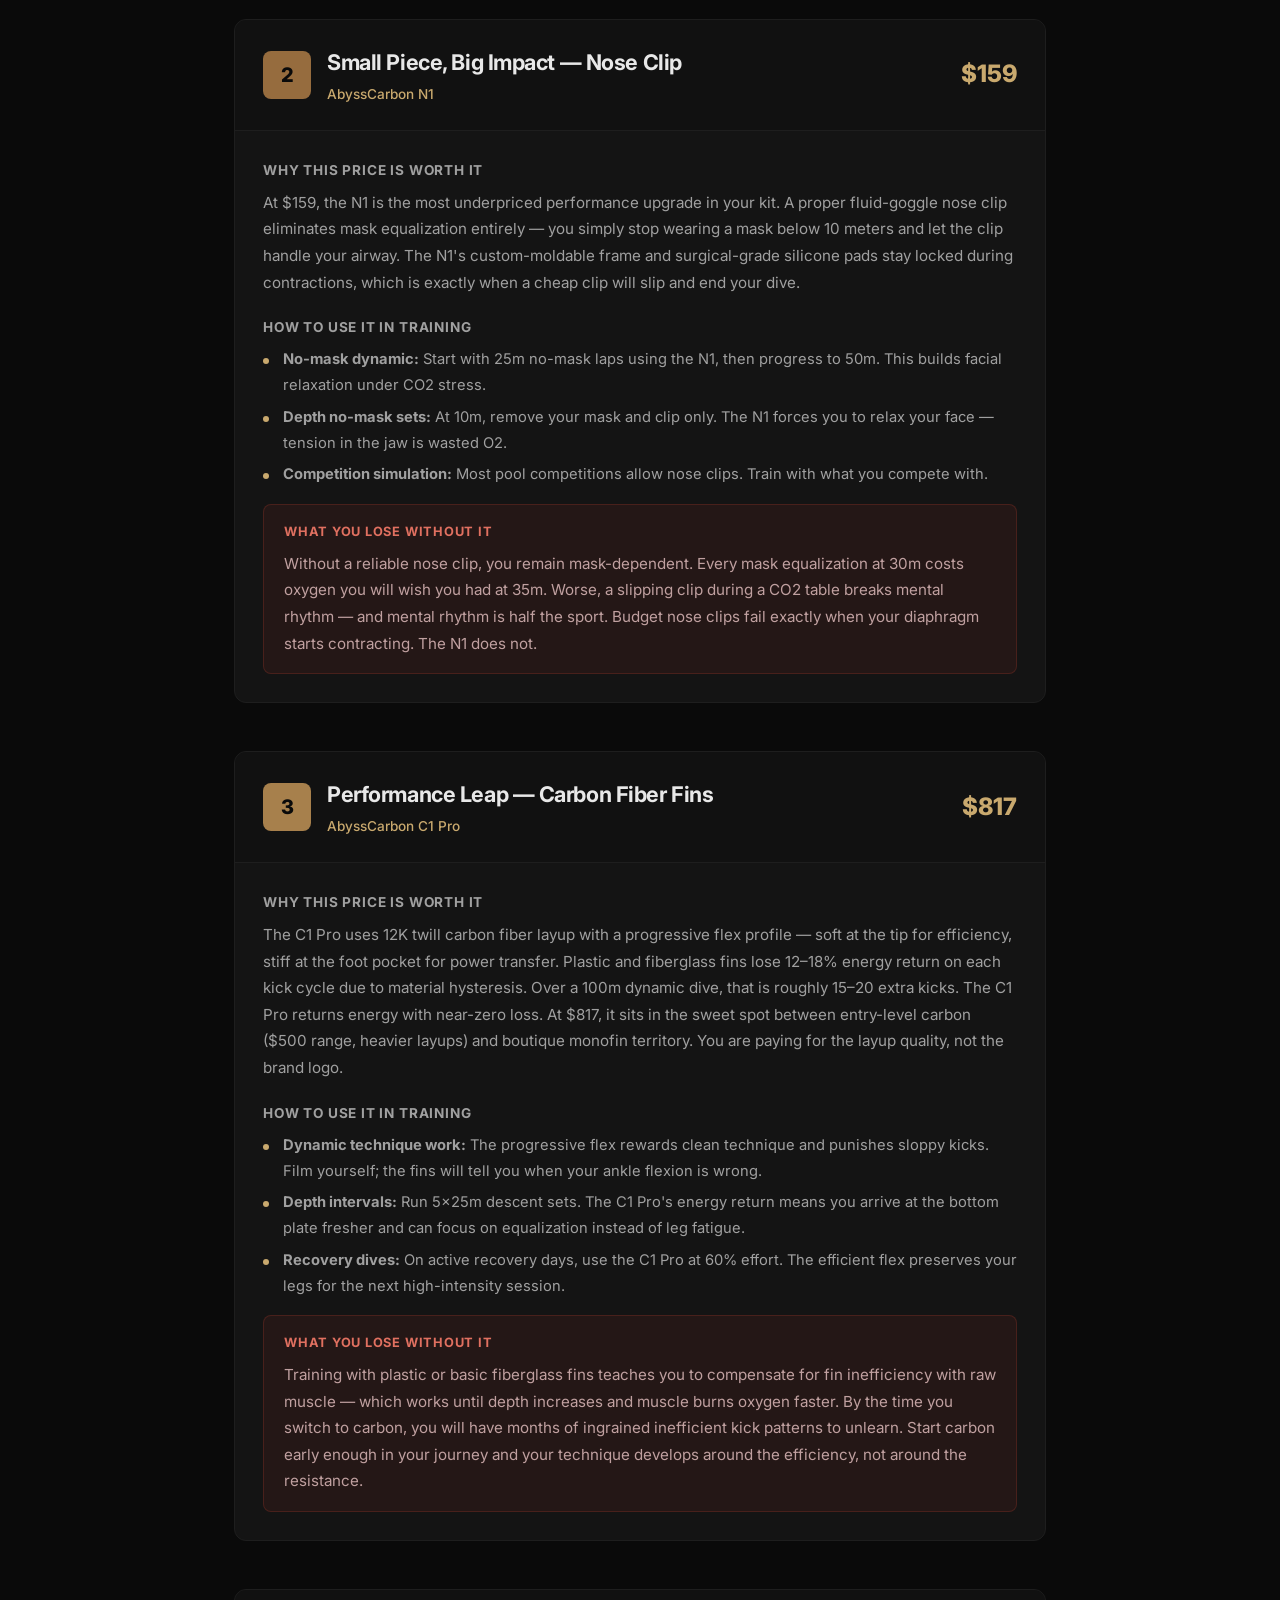
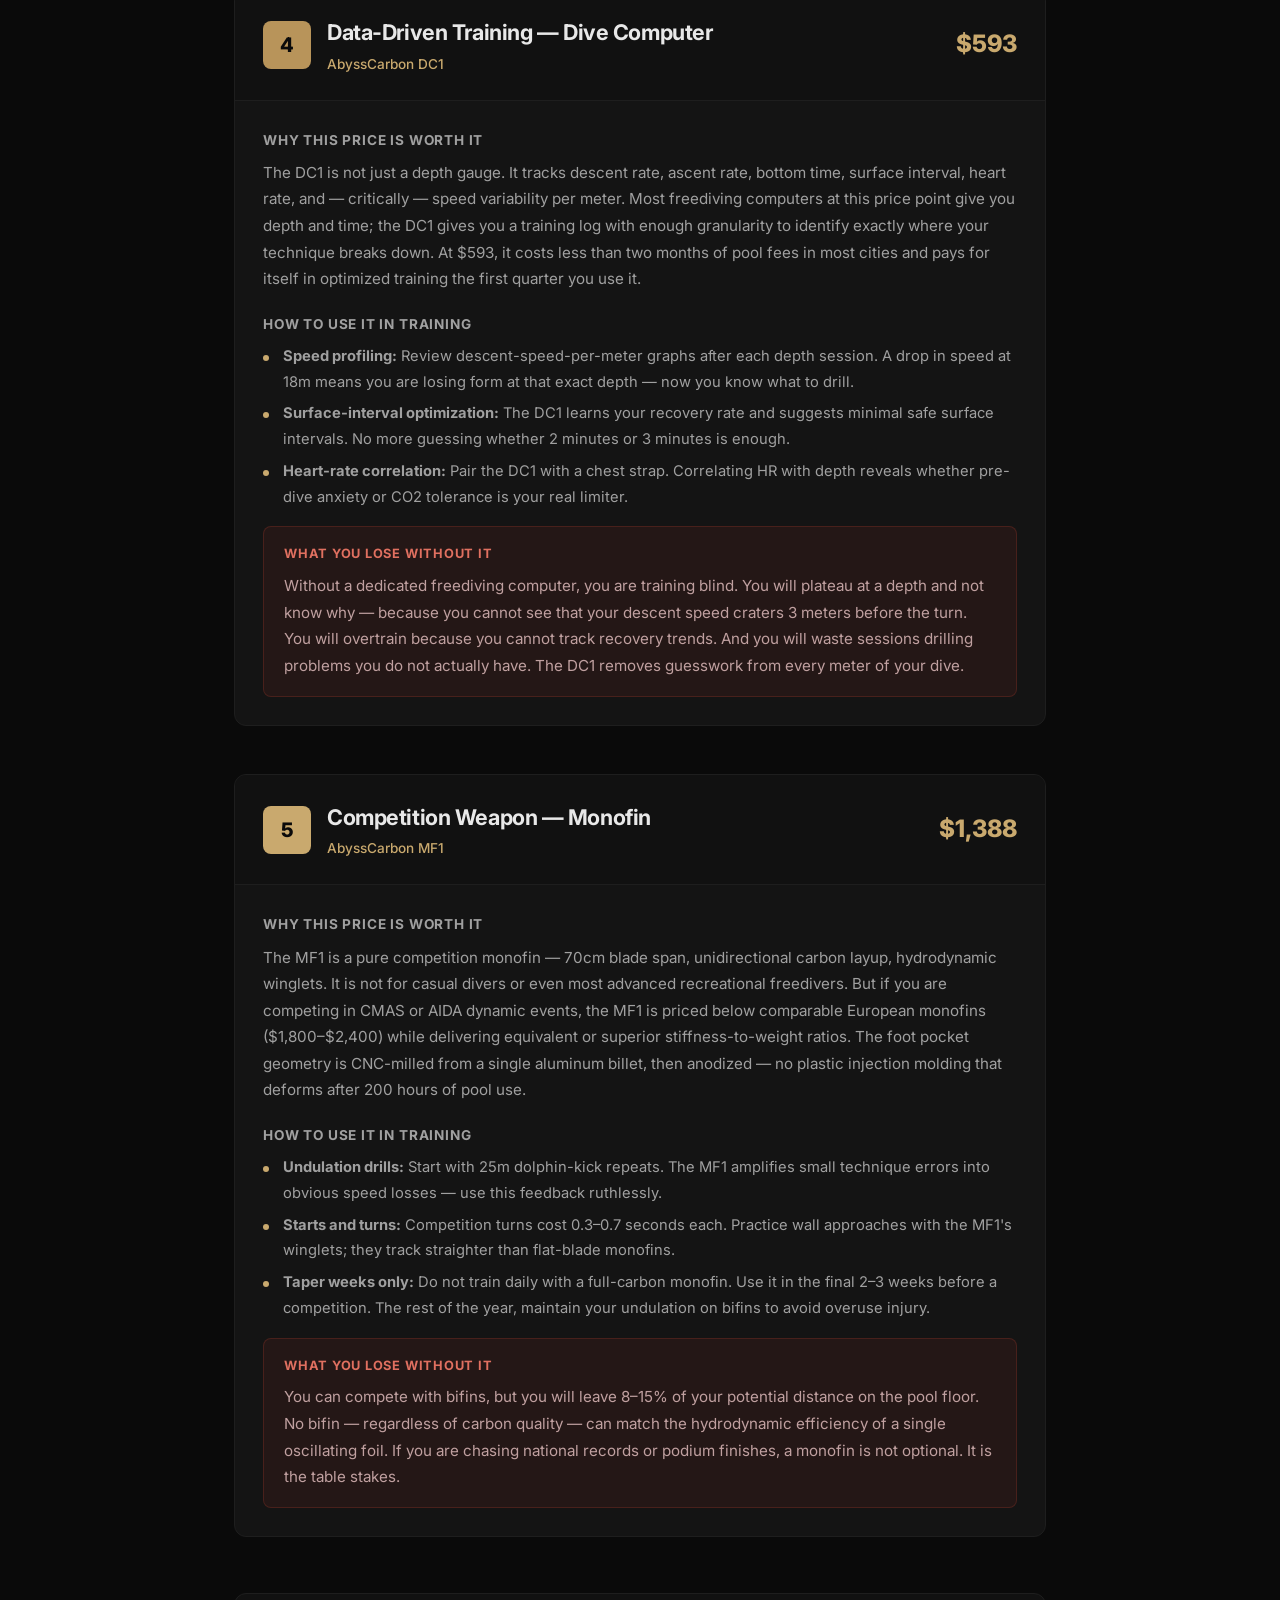
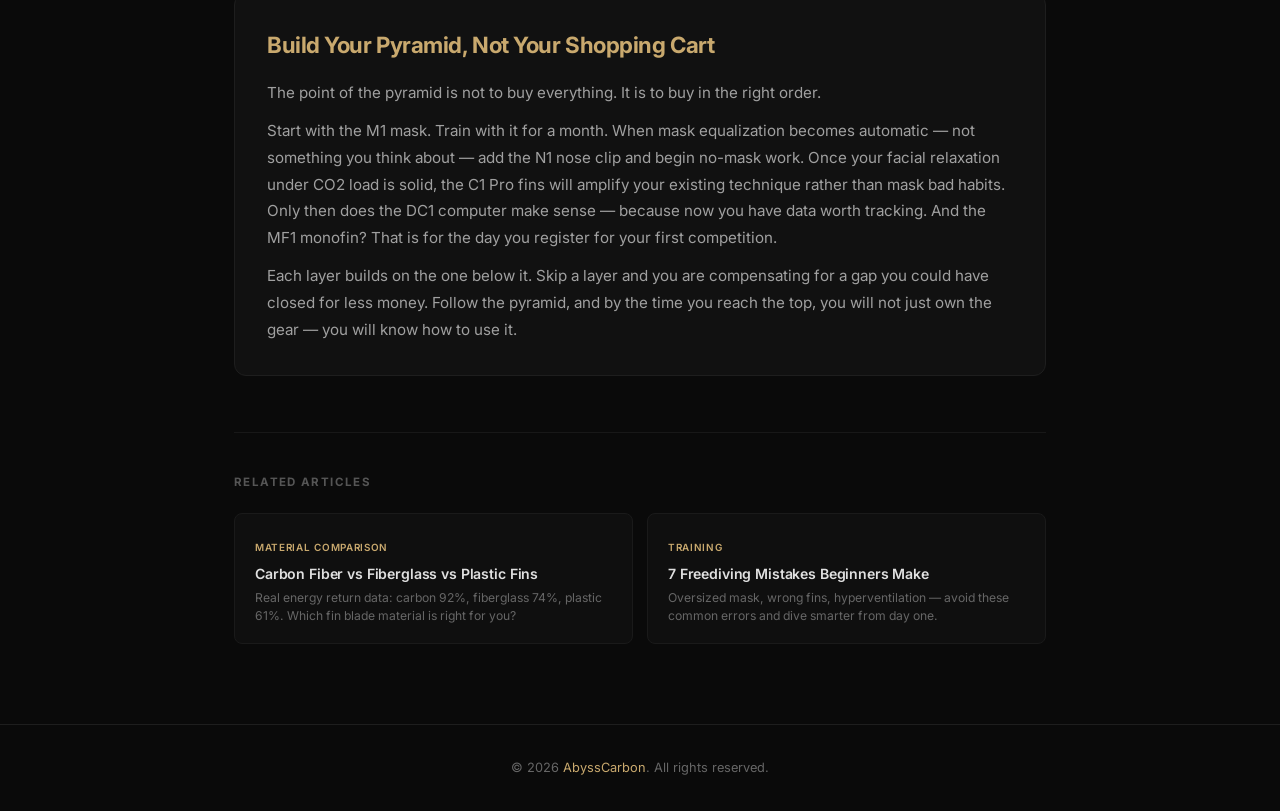
<file: blog/freediving-training-equipment-guide.html>
<!DOCTYPE html>
<html lang="en">
<head>
    <meta charset="UTF-8">
    <meta name="viewport" content="width=device-width, initial-scale=1.0">
    <title>The Freediving Training Equipment Pyramid — What to Buy First | AbyssCarbon</title>
    <meta name="description" content="Build your freediving training kit the smart way. From essential low-volume mask to competition monofin, learn the optimal equipment upgrade path for intermediate freedivers.">
    <meta name="keywords" content="freediving training equipment, freediving gear guide, low volume mask, freediving nose clip, carbon fiber fins, freediving computer, monofin training, AbyssCarbon, freediving equipment pyramid">
    <link rel="canonical" href="https://abysscarbon.com/blog/freediving-training-equipment-guide.html">

    <!-- Open Graph -->
    <meta property="og:title" content="The Freediving Training Equipment Pyramid — What to Buy First">
    <meta property="og:description" content="From essential mask to competition monofin — the optimal equipment upgrade path for intermediate freedivers.">
    <meta property="og:url" content="https://abysscarbon.com/blog/freediving-training-equipment-guide.html">
    <meta property="og:type" content="article">
    <meta property="og:site_name" content="AbyssCarbon">
    <meta property="og:image" content="https://abysscarbon.com/images/og-training-pyramid.jpg">
    <meta property="article:published_time" content="2026-06-08T08:00:00+00:00">
    <meta property="article:author" content="AbyssCarbon">
    <meta property="article:section" content="Training">

    <!-- Twitter Card -->
    <meta name="twitter:card" content="summary_large_image">
    <meta name="twitter:title" content="The Freediving Training Equipment Pyramid — What to Buy First">
    <meta name="twitter:description" content="Build your freediving training kit the smart way — the optimal equipment upgrade path for intermediate freedivers.">
    <meta name="twitter:image" content="https://abysscarbon.com/images/og-training-pyramid.jpg">

    <!-- JSON-LD Article Schema -->
    <script type="application/ld+json">
    {
        "@context": "https://schema.org",
        "@type": "Article",
        "headline": "The Freediving Training Equipment Pyramid — What to Buy First",
        "description": "Build your freediving training kit the smart way. From essential low-volume mask to competition monofin, learn the optimal equipment upgrade path for intermediate freedivers.",
        "author": {
            "@type": "Organization",
            "name": "AbyssCarbon"
        },
        "publisher": {
            "@type": "Organization",
            "name": "AbyssCarbon",
            "url": "https://abysscarbon.com/"
        },
        "datePublished": "2026-06-08",
        "dateModified": "2026-11-04",
        "mainEntityOfPage": {
            "@type": "WebPage",
            "@id": "https://abysscarbon.com/blog/freediving-training-equipment-guide.html"
        },
        "image": "https://abysscarbon.com/images/og-training-pyramid.jpg",
        "articleSection": "Training"
    }
    </script>

    <!-- Google Fonts: Inter -->
    <link rel="preconnect" href="https://fonts.googleapis.com">
    <link rel="preconnect" href="https://fonts.gstatic.com" crossorigin>
    <link href="https://fonts.googleapis.com/css2?family=Inter:wght@300;400;500;600;700;800&display=swap" rel="stylesheet">

    <style>
        :root {
            --bg-primary: #0a0a0a;
            --bg-secondary: #111111;
            --bg-card: #141414;
            --bg-card-hover: #1a1a1a;
            --border: #1e1e1e;
            --border-light: #2a2a2a;
            --text-primary: #e8e8e8;
            --text-secondary: #a0a0a0;
            --text-muted: #666666;
            --accent: #c9a96e;
            --accent-hover: #d4b87a;
            --accent-dim: rgba(201, 169, 110, 0.12);
            --accent-glow: rgba(201, 169, 110, 0.06);
            --font: 'Inter', -apple-system, BlinkMacSystemFont, 'Segoe UI', sans-serif;
            --max-width: 860px;
            --radius: 8px;
            --transition: 0.22s ease;
        }

        * {
            margin: 0;
            padding: 0;
            box-sizing: border-box;
        }

        body {
            background-color: var(--bg-primary);
            color: var(--text-primary);
            font-family: var(--font);
            line-height: 1.7;
            -webkit-font-smoothing: antialiased;
        }

        /* ===== Navigation ===== */
        nav {
            background: rgba(10, 10, 10, 0.92);
            backdrop-filter: blur(16px);
            border-bottom: 1px solid var(--border);
            position: sticky;
            top: 0;
            z-index: 100;
            padding: 0 24px;
        }

        .nav-inner {
            max-width: 1200px;
            margin: 0 auto;
            display: flex;
            align-items: center;
            justify-content: space-between;
            height: 56px;
        }

        .nav-logo {
            font-size: 1.25rem;
            font-weight: 700;
            letter-spacing: -0.02em;
            color: var(--accent);
            text-decoration: none;
            display: flex;
            align-items: center;
            gap: 8px;
            flex-shrink: 0;
        }

        .nav-logo-icon {
            width: 28px;
            height: 28px;
            background: var(--accent);
            border-radius: 4px;
            mask-image: url("data:image/svg+xml,%3Csvg xmlns='http://www.w3.org/2000/svg' viewBox='0 0 24 24' fill='none' stroke='white' stroke-width='2'%3E%3Cpath d='M12 2L2 22h20L12 2z'/%3E%3C/svg%3E");
            -webkit-mask-image: url("data:image/svg+xml,%3Csvg xmlns='http://www.w3.org/2000/svg' viewBox='0 0 24 24' fill='none' stroke='white' stroke-width='2'%3E%3Cpath d='M12 2L2 22h20L12 2z'/%3E%3C/svg%3E");
            mask-size: contain;
            -webkit-mask-size: contain;
            mask-position: center;
            -webkit-mask-position: center;
            mask-repeat: no-repeat;
            -webkit-mask-repeat: no-repeat;
            background: var(--accent);
        }

        .nav-links {
            display: flex;
            align-items: center;
            gap: 6px;
            list-style: none;
        }

        .nav-links a {
            color: var(--text-secondary);
            text-decoration: none;
            font-size: 0.875rem;
            font-weight: 500;
            padding: 6px 14px;
            border-radius: 6px;
            transition: color var(--transition), background var(--transition);
        }

        .nav-links a:hover,
        .nav-links a.active {
            color: var(--accent);
            background: var(--accent-dim);
        }

        /* ===== Article Layout ===== */
        .article-wrapper {
            max-width: var(--max-width);
            margin: 0 auto;
            padding: 60px 24px 80px;
        }

        .article-header {
            margin-bottom: 48px;
        }

        .article-tag {
            display: inline-block;
            font-size: 0.75rem;
            font-weight: 600;
            text-transform: uppercase;
            letter-spacing: 0.08em;
            color: var(--accent);
            background: var(--accent-dim);
            padding: 4px 12px;
            border-radius: 4px;
            margin-bottom: 20px;
        }

        .article-header h1 {
            font-size: 2.5rem;
            font-weight: 800;
            letter-spacing: -0.03em;
            line-height: 1.2;
            margin-bottom: 16px;
            color: var(--text-primary);
        }

        .article-header .subtitle {
            font-size: 1.15rem;
            color: var(--text-secondary);
            line-height: 1.6;
            max-width: 660px;
        }

        .article-meta {
            display: flex;
            align-items: center;
            gap: 16px;
            margin-top: 24px;
            font-size: 0.85rem;
            color: var(--text-muted);
        }

        .article-meta span {
            display: flex;
            align-items: center;
            gap: 6px;
        }

        /* ===== Pyramid Visualization ===== */
        .pyramid-viz {
            display: flex;
            flex-direction: column;
            align-items: center;
            gap: 2px;
            margin: 40px 0 56px;
            padding: 40px 20px;
            background: var(--bg-secondary);
            border: 1px solid var(--border);
            border-radius: 12px;
        }

        .pyramid-row {
            display: flex;
            align-items: center;
            justify-content: center;
            height: 44px;
            font-size: 0.8rem;
            font-weight: 600;
            letter-spacing: 0.04em;
            text-transform: uppercase;
            color: var(--bg-primary);
            border-radius: 3px;
            transition: transform var(--transition);
            cursor: default;
        }

        .pyramid-row:hover {
            transform: scale(1.03);
        }

        .pyramid-top {
            width: 60px;
            background: var(--accent);
            color: var(--bg-primary);
        }
        .pyramid-4 { width: 120px; background: #b8945a; }
        .pyramid-3 { width: 200px; background: #a7804c; }
        .pyramid-2 { width: 280px; background: #966c3e; }
        .pyramid-1 { width: 360px; background: #855830; }

        .pyramid-label {
            font-size: 0.7rem;
            font-weight: 500;
            letter-spacing: 0.06em;
            color: var(--text-muted);
            text-align: center;
            margin-bottom: 12px;
            text-transform: uppercase;
        }

        /* ===== Tier Cards ===== */
        .tier-section {
            margin-bottom: 48px;
            border: 1px solid var(--border);
            border-radius: 12px;
            overflow: hidden;
            background: var(--bg-card);
            transition: border-color var(--transition);
        }

        .tier-section:hover {
            border-color: var(--border-light);
        }

        .tier-header {
            display: flex;
            align-items: center;
            gap: 16px;
            padding: 24px 28px;
            border-bottom: 1px solid var(--border);
            background: var(--bg-secondary);
        }

        .tier-badge {
            width: 48px;
            height: 48px;
            border-radius: 8px;
            display: flex;
            align-items: center;
            justify-content: center;
            font-size: 1.25rem;
            font-weight: 800;
            color: var(--bg-primary);
            flex-shrink: 0;
        }

        .tier-1-badge { background: #855830; }
        .tier-2-badge { background: #966c3e; }
        .tier-3-badge { background: #a7804c; }
        .tier-4-badge { background: #b8945a; }
        .tier-top-badge { background: var(--accent); }

        .tier-title-group h2 {
            font-size: 1.35rem;
            font-weight: 700;
            letter-spacing: -0.02em;
            color: var(--text-primary);
        }

        .tier-title-group .tier-product {
            font-size: 0.85rem;
            font-weight: 500;
            color: var(--accent);
            margin-top: 2px;
        }

        .tier-price {
            margin-left: auto;
            font-size: 1.5rem;
            font-weight: 800;
            color: var(--accent);
            flex-shrink: 0;
        }

        .tier-body {
            padding: 28px;
        }

        .tier-body h3 {
            font-size: 0.85rem;
            font-weight: 700;
            text-transform: uppercase;
            letter-spacing: 0.06em;
            color: var(--text-secondary);
            margin-top: 20px;
            margin-bottom: 8px;
        }

        .tier-body h3:first-child {
            margin-top: 0;
        }

        .tier-body p {
            color: var(--text-secondary);
            font-size: 0.95rem;
            line-height: 1.75;
            margin-bottom: 12px;
        }

        .tier-body ul {
            list-style: none;
            padding: 0;
            margin: 0;
        }

        .tier-body ul li {
            position: relative;
            padding-left: 20px;
            color: var(--text-secondary);
            font-size: 0.92rem;
            line-height: 1.75;
            margin-bottom: 6px;
        }

        .tier-body ul li::before {
            content: '';
            position: absolute;
            left: 0;
            top: 11px;
            width: 6px;
            height: 6px;
            border-radius: 50%;
            background: var(--accent);
        }

        .loss-box {
            background: rgba(220, 70, 50, 0.08);
            border: 1px solid rgba(220, 70, 50, 0.2);
            border-radius: 8px;
            padding: 16px 20px;
            margin-top: 16px;
        }

        .loss-box h3 {
            color: #e07060;
            margin-top: 0;
            font-size: 0.8rem;
        }

        .loss-box p {
            color: #c0a0a0;
            margin-bottom: 0;
        }

        /* ===== Conclusion ===== */
        .article-conclusion {
            margin-top: 56px;
            padding: 32px;
            background: var(--bg-secondary);
            border: 1px solid var(--border);
            border-radius: 12px;
        }

        .article-conclusion h2 {
            font-size: 1.4rem;
            font-weight: 700;
            letter-spacing: -0.02em;
            margin-bottom: 16px;
            color: var(--accent);
        }

        .article-conclusion p {
            color: var(--text-secondary);
            font-size: 0.95rem;
            line-height: 1.75;
            margin-bottom: 12px;
        }

        .article-conclusion p:last-child {
            margin-bottom: 0;
        }

        /* ===== Footer ===== */
        footer {
            border-top: 1px solid var(--border);
            padding: 32px 24px;
            text-align: center;
            color: var(--text-muted);
            font-size: 0.8rem;
        }

        footer a {
            color: var(--accent);
            text-decoration: none;
        }

        /* ===== Responsive ===== */
        @media (max-width: 768px) {
            .article-header h1 {
                font-size: 1.7rem;
            }

            .nav-links {
                gap: 2px;
            }

            .nav-links a {
                font-size: 0.78rem;
                padding: 4px 8px;
            }

            .tier-header {
                flex-wrap: wrap;
                padding: 18px;
            }

            .tier-price {
                width: 100%;
                text-align: left;
                margin-top: 8px;
            }

            .tier-body {
                padding: 20px;
            }

            .pyramid-row {
                font-size: 0.68rem;
                height: 36px;
            }
            .pyramid-top { width: 50px; }
            .pyramid-4 { width: 90px; }
            .pyramid-3 { width: 150px; }
            .pyramid-2 { width: 210px; }
            .pyramid-1 { width: 270px; }
        }
    
/* ===== Related Articles ===== */
.related-articles {
    margin: 56px 0 0;
    padding-top: 40px;
    border-top: 1px solid rgba(255,255,255,0.06);
}
.related-title {
    font-size: 0.72rem;
    font-weight: 700;
    text-transform: uppercase;
    letter-spacing: 0.12em;
    color: #555;
    margin-bottom: 20px;
}
.related-grid {
    display: grid;
    grid-template-columns: 1fr 1fr;
    gap: 14px;
}
.related-card {
    display: block;
    background: #0f0f0f;
    border: 1px solid #1a1a1a;
    border-radius: 8px;
    padding: 18px 20px;
    text-decoration: none;
    transition: border-color 0.22s ease, background 0.22s ease;
}
.related-card:hover {
    border-color: #c9a96e;
    background: #111;
}
.related-card-tag {
    display: inline-block;
    font-size: 0.62rem;
    font-weight: 600;
    text-transform: uppercase;
    letter-spacing: 0.07em;
    color: #c9a96e;
    margin-bottom: 8px;
}
.related-card h3 {
    font-size: 0.88rem;
    font-weight: 600;
    color: #e0e0e0;
    margin: 0 0 6px;
    line-height: 1.35;
    letter-spacing: -0.01em;
}
.related-card p {
    font-size: 0.76rem;
    color: #666;
    margin: 0;
    line-height: 1.5;
}
@media (max-width: 640px) {
    .related-grid {
        grid-template-columns: 1fr;
    }
}

        /* mobile nav: let the link bar scroll inside the header instead of widening the page */
        @media (max-width: 768px) {
            nav { padding: 0 12px; }
            .nav-links, nav .links {
                gap: 0;
                max-width: calc(100vw - 92px);
                overflow-x: auto;
                scrollbar-width: none;
                -webkit-overflow-scrolling: touch;
            }
            .nav-links::-webkit-scrollbar, nav .links::-webkit-scrollbar { display: none; }
            .nav-links a, nav .links a { white-space: nowrap; }
        }
    </style>
<!-- freshness: 2026-11-04 -->
</head>
<body>

<!-- Navigation -->
<nav>
    <div class="nav-inner">
        <a href="https://abysscarbon.com/" class="nav-logo">
            <span class="nav-logo-icon"></span>
            AbyssCarbon
        </a>
        <ul class="nav-links">
            <li><a href="https://abysscarbon.com/#products">Products</a></li>
            <li><a href="https://abysscarbon.com/guide/best-freediving-gear-2026.html">Guide</a></li>
            <li><a href="https://abysscarbon.com/compare/freediving-fins-comparison-2026.html">Compare</a></li>
            <li><a href="https://abysscarbon.com/blog/freediving-training-equipment-guide.html" class="active">Blog</a></li>
            <li><a href="https://abysscarbon.com/#about">About</a></li>
            <li><a href="https://abysscarbon.com/#contact">Contact</a></li>
        </ul>
    </div>
</nav>

<main>
    <article class="article-wrapper">

        <!-- Header -->
        <header class="article-header">
            <span class="article-tag">Training Guide</span>
            <h1>The Freediving Training Equipment Pyramid — What to Buy First</h1>
            <p class="subtitle">Not all freediving gear is created equal. Here is the optimal upgrade path for intermediate freedivers who want to train smarter, dive deeper, and spend wisely.</p>
            <div class="article-meta">
                <span>June 8, 2026</span>
                <span>&middot;</span>
                <span>9 min read</span>
                <span>&middot;</span>
                <span>AbyssCarbon</span>
            </div>
        </header>

        <!-- Pyramid Visualization -->
        <div class="pyramid-viz">
            <p class="pyramid-label">Training Equipment Pyramid</p>
            <div class="pyramid-row pyramid-top">MF1 $1,388</div>
            <div class="pyramid-row pyramid-4">DC1 $593</div>
            <div class="pyramid-row pyramid-3">C1 Pro $817</div>
            <div class="pyramid-row pyramid-2">N1 Nose Clip $159</div>
            <div class="pyramid-row pyramid-1">M1 Low-Volume Mask $322.54</div>
        </div>

        <!-- Tier 1: M1 Low-Volume Mask -->
        <section class="tier-section">
            <div class="tier-header">
                <div class="tier-badge tier-1-badge">1</div>
                <div class="tier-title-group">
                    <h2>Foundation — Low-Volume Mask</h2>
                    <p class="tier-product">AbyssCarbon M1</p>
                </div>
                <div class="tier-price">$322.54</div>
            </div>
            <div class="tier-body">
                <h3>Why This Price Is Worth It</h3>
                <p>The M1 is not a recreational mask. Its 40% lower internal volume compared to standard freediving masks means you spend less oxygen on equalization — oxygen that compounds into deeper, longer dives. The tempered glass lenses and liquid silicone skirt are built for daily pool and open-water training, not occasional weekend use.</p>

                <h3>How to Use It in Training</h3>
                <ul>
                    <li><strong>CO2 tables:</strong> The low volume means every equalization costs less air — critical when you are already fighting the urge to breathe.</li>
                    <li><strong>Dynamic apnea:</strong> A streamlined profile reduces drag during pool laps. Less drag = more distance per stroke cycle.</li>
                    <li><strong>Depth adaptation:</strong> Practice mask equalization at 10m, 15m, 20m. The M1's soft silicone responds instantly to nasal pressure.</li>
                </ul>

                <div class="loss-box">
                    <h3>What You Lose Without It</h3>
                    <p>Using a standard scuba or snorkeling mask steals 15–25% of your precious air on every equalization below 15 meters. Over a full training session with 20+ dives, that is hundreds of wasted lungfuls — and hours of lost adaptation time. A high-volume mask is the single biggest hidden tax on your progress.</p>
                </div>
            </div>
        </section>

        <!-- Tier 2: N1 Nose Clip -->
        <section class="tier-section">
            <div class="tier-header">
                <div class="tier-badge tier-2-badge">2</div>
                <div class="tier-title-group">
                    <h2>Small Piece, Big Impact — Nose Clip</h2>
                    <p class="tier-product">AbyssCarbon N1</p>
                </div>
                <div class="tier-price">$159</div>
            </div>
            <div class="tier-body">
                <h3>Why This Price Is Worth It</h3>
                <p>At $159, the N1 is the most underpriced performance upgrade in your kit. A proper fluid-goggle nose clip eliminates mask equalization entirely — you simply stop wearing a mask below 10 meters and let the clip handle your airway. The N1's custom-moldable frame and surgical-grade silicone pads stay locked during contractions, which is exactly when a cheap clip will slip and end your dive.</p>

                <h3>How to Use It in Training</h3>
                <ul>
                    <li><strong>No-mask dynamic:</strong> Start with 25m no-mask laps using the N1, then progress to 50m. This builds facial relaxation under CO2 stress.</li>
                    <li><strong>Depth no-mask sets:</strong> At 10m, remove your mask and clip only. The N1 forces you to relax your face — tension in the jaw is wasted O2.</li>
                    <li><strong>Competition simulation:</strong> Most pool competitions allow nose clips. Train with what you compete with.</li>
                </ul>

                <div class="loss-box">
                    <h3>What You Lose Without It</h3>
                    <p>Without a reliable nose clip, you remain mask-dependent. Every mask equalization at 30m costs oxygen you will wish you had at 35m. Worse, a slipping clip during a CO2 table breaks mental rhythm — and mental rhythm is half the sport. Budget nose clips fail exactly when your diaphragm starts contracting. The N1 does not.</p>
                </div>
            </div>
        </section>

        <!-- Tier 3: C1 Pro Carbon Fiber Fins -->
        <section class="tier-section">
            <div class="tier-header">
                <div class="tier-badge tier-3-badge">3</div>
                <div class="tier-title-group">
                    <h2>Performance Leap — Carbon Fiber Fins</h2>
                    <p class="tier-product">AbyssCarbon C1 Pro</p>
                </div>
                <div class="tier-price">$817</div>
            </div>
            <div class="tier-body">
                <h3>Why This Price Is Worth It</h3>
                <p>The C1 Pro uses 12K twill carbon fiber layup with a progressive flex profile — soft at the tip for efficiency, stiff at the foot pocket for power transfer. Plastic and fiberglass fins lose 12–18% energy return on each kick cycle due to material hysteresis. Over a 100m dynamic dive, that is roughly 15–20 extra kicks. The C1 Pro returns energy with near-zero loss. At $817, it sits in the sweet spot between entry-level carbon ($500 range, heavier layups) and boutique monofin territory. You are paying for the layup quality, not the brand logo.</p>

                <h3>How to Use It in Training</h3>
                <ul>
                    <li><strong>Dynamic technique work:</strong> The progressive flex rewards clean technique and punishes sloppy kicks. Film yourself; the fins will tell you when your ankle flexion is wrong.</li>
                    <li><strong>Depth intervals:</strong> Run 5x25m descent sets. The C1 Pro's energy return means you arrive at the bottom plate fresher and can focus on equalization instead of leg fatigue.</li>
                    <li><strong>Recovery dives:</strong> On active recovery days, use the C1 Pro at 60% effort. The efficient flex preserves your legs for the next high-intensity session.</li>
                </ul>

                <div class="loss-box">
                    <h3>What You Lose Without It</h3>
                    <p>Training with plastic or basic fiberglass fins teaches you to compensate for fin inefficiency with raw muscle — which works until depth increases and muscle burns oxygen faster. By the time you switch to carbon, you will have months of ingrained inefficient kick patterns to unlearn. Start carbon early enough in your journey and your technique develops around the efficiency, not around the resistance.</p>
                </div>
            </div>
        </section>

        <!-- Tier 4: DC1 Dive Computer -->
        <section class="tier-section">
            <div class="tier-header">
                <div class="tier-badge tier-4-badge">4</div>
                <div class="tier-title-group">
                    <h2>Data-Driven Training — Dive Computer</h2>
                    <p class="tier-product">AbyssCarbon DC1</p>
                </div>
                <div class="tier-price">$593</div>
            </div>
            <div class="tier-body">
                <h3>Why This Price Is Worth It</h3>
                <p>The DC1 is not just a depth gauge. It tracks descent rate, ascent rate, bottom time, surface interval, heart rate, and — critically — speed variability per meter. Most freediving computers at this price point give you depth and time; the DC1 gives you a training log with enough granularity to identify exactly where your technique breaks down. At $593, it costs less than two months of pool fees in most cities and pays for itself in optimized training the first quarter you use it.</p>

                <h3>How to Use It in Training</h3>
                <ul>
                    <li><strong>Speed profiling:</strong> Review descent-speed-per-meter graphs after each depth session. A drop in speed at 18m means you are losing form at that exact depth — now you know what to drill.</li>
                    <li><strong>Surface-interval optimization:</strong> The DC1 learns your recovery rate and suggests minimal safe surface intervals. No more guessing whether 2 minutes or 3 minutes is enough.</li>
                    <li><strong>Heart-rate correlation:</strong> Pair the DC1 with a chest strap. Correlating HR with depth reveals whether pre-dive anxiety or CO2 tolerance is your real limiter.</li>
                </ul>

                <div class="loss-box">
                    <h3>What You Lose Without It</h3>
                    <p>Without a dedicated freediving computer, you are training blind. You will plateau at a depth and not know why — because you cannot see that your descent speed craters 3 meters before the turn. You will overtrain because you cannot track recovery trends. And you will waste sessions drilling problems you do not actually have. The DC1 removes guesswork from every meter of your dive.</p>
                </div>
            </div>
        </section>

        <!-- Tier 5: MF1 Monofin -->
        <section class="tier-section">
            <div class="tier-header">
                <div class="tier-badge tier-top-badge">5</div>
                <div class="tier-title-group">
                    <h2>Competition Weapon — Monofin</h2>
                    <p class="tier-product">AbyssCarbon MF1</p>
                </div>
                <div class="tier-price">$1,388</div>
            </div>
            <div class="tier-body">
                <h3>Why This Price Is Worth It</h3>
                <p>The MF1 is a pure competition monofin — 70cm blade span, unidirectional carbon layup, hydrodynamic winglets. It is not for casual divers or even most advanced recreational freedivers. But if you are competing in CMAS or AIDA dynamic events, the MF1 is priced below comparable European monofins ($1,800–$2,400) while delivering equivalent or superior stiffness-to-weight ratios. The foot pocket geometry is CNC-milled from a single aluminum billet, then anodized — no plastic injection molding that deforms after 200 hours of pool use.</p>

                <h3>How to Use It in Training</h3>
                <ul>
                    <li><strong>Undulation drills:</strong> Start with 25m dolphin-kick repeats. The MF1 amplifies small technique errors into obvious speed losses — use this feedback ruthlessly.</li>
                    <li><strong>Starts and turns:</strong> Competition turns cost 0.3–0.7 seconds each. Practice wall approaches with the MF1's winglets; they track straighter than flat-blade monofins.</li>
                    <li><strong>Taper weeks only:</strong> Do not train daily with a full-carbon monofin. Use it in the final 2–3 weeks before a competition. The rest of the year, maintain your undulation on bifins to avoid overuse injury.</li>
                </ul>

                <div class="loss-box">
                    <h3>What You Lose Without It</h3>
                    <p>You can compete with bifins, but you will leave 8–15% of your potential distance on the pool floor. No bifin — regardless of carbon quality — can match the hydrodynamic efficiency of a single oscillating foil. If you are chasing national records or podium finishes, a monofin is not optional. It is the table stakes.</p>
                </div>
            </div>
        </section>

        <!-- Conclusion -->
        <section class="article-conclusion">
            <h2>Build Your Pyramid, Not Your Shopping Cart</h2>
            <p>The point of the pyramid is not to buy everything. It is to buy in the right order.</p>
            <p>Start with the M1 mask. Train with it for a month. When mask equalization becomes automatic — not something you think about — add the N1 nose clip and begin no-mask work. Once your facial relaxation under CO2 load is solid, the C1 Pro fins will amplify your existing technique rather than mask bad habits. Only then does the DC1 computer make sense — because now you have data worth tracking. And the MF1 monofin? That is for the day you register for your first competition.</p>
            <p>Each layer builds on the one below it. Skip a layer and you are compensating for a gap you could have closed for less money. Follow the pyramid, and by the time you reach the top, you will not just own the gear — you will know how to use it.</p>
        </section>

    
    <!-- Related Articles -->
    <section class="related-articles">
        <h2 class="related-title">Related Articles</h2>
        <div class="related-grid">
        <a href="carbon-vs-fiberglass-vs-plastic-fins.html" class="related-card">
            <span class="related-card-tag">MATERIAL COMPARISON</span>
            <h3>Carbon Fiber vs Fiberglass vs Plastic Fins</h3>
            <p>Real energy return data: carbon 92%, fiberglass 74%, plastic 61%. Which fin blade material is right for you?</p>
        </a>
        <a href="freediving-mistakes-beginners-make.html" class="related-card">
            <span class="related-card-tag">TRAINING</span>
            <h3>7 Freediving Mistakes Beginners Make</h3>
            <p>Oversized mask, wrong fins, hyperventilation — avoid these common errors and dive smarter from day one.</p>
        </a>
        </div>
    </section>

</article>
</main>

<footer>
    <p>&copy; 2026 <a href="https://abysscarbon.com/">AbyssCarbon</a>. All rights reserved.</p>
</footer>

</body>
</html>
</file>
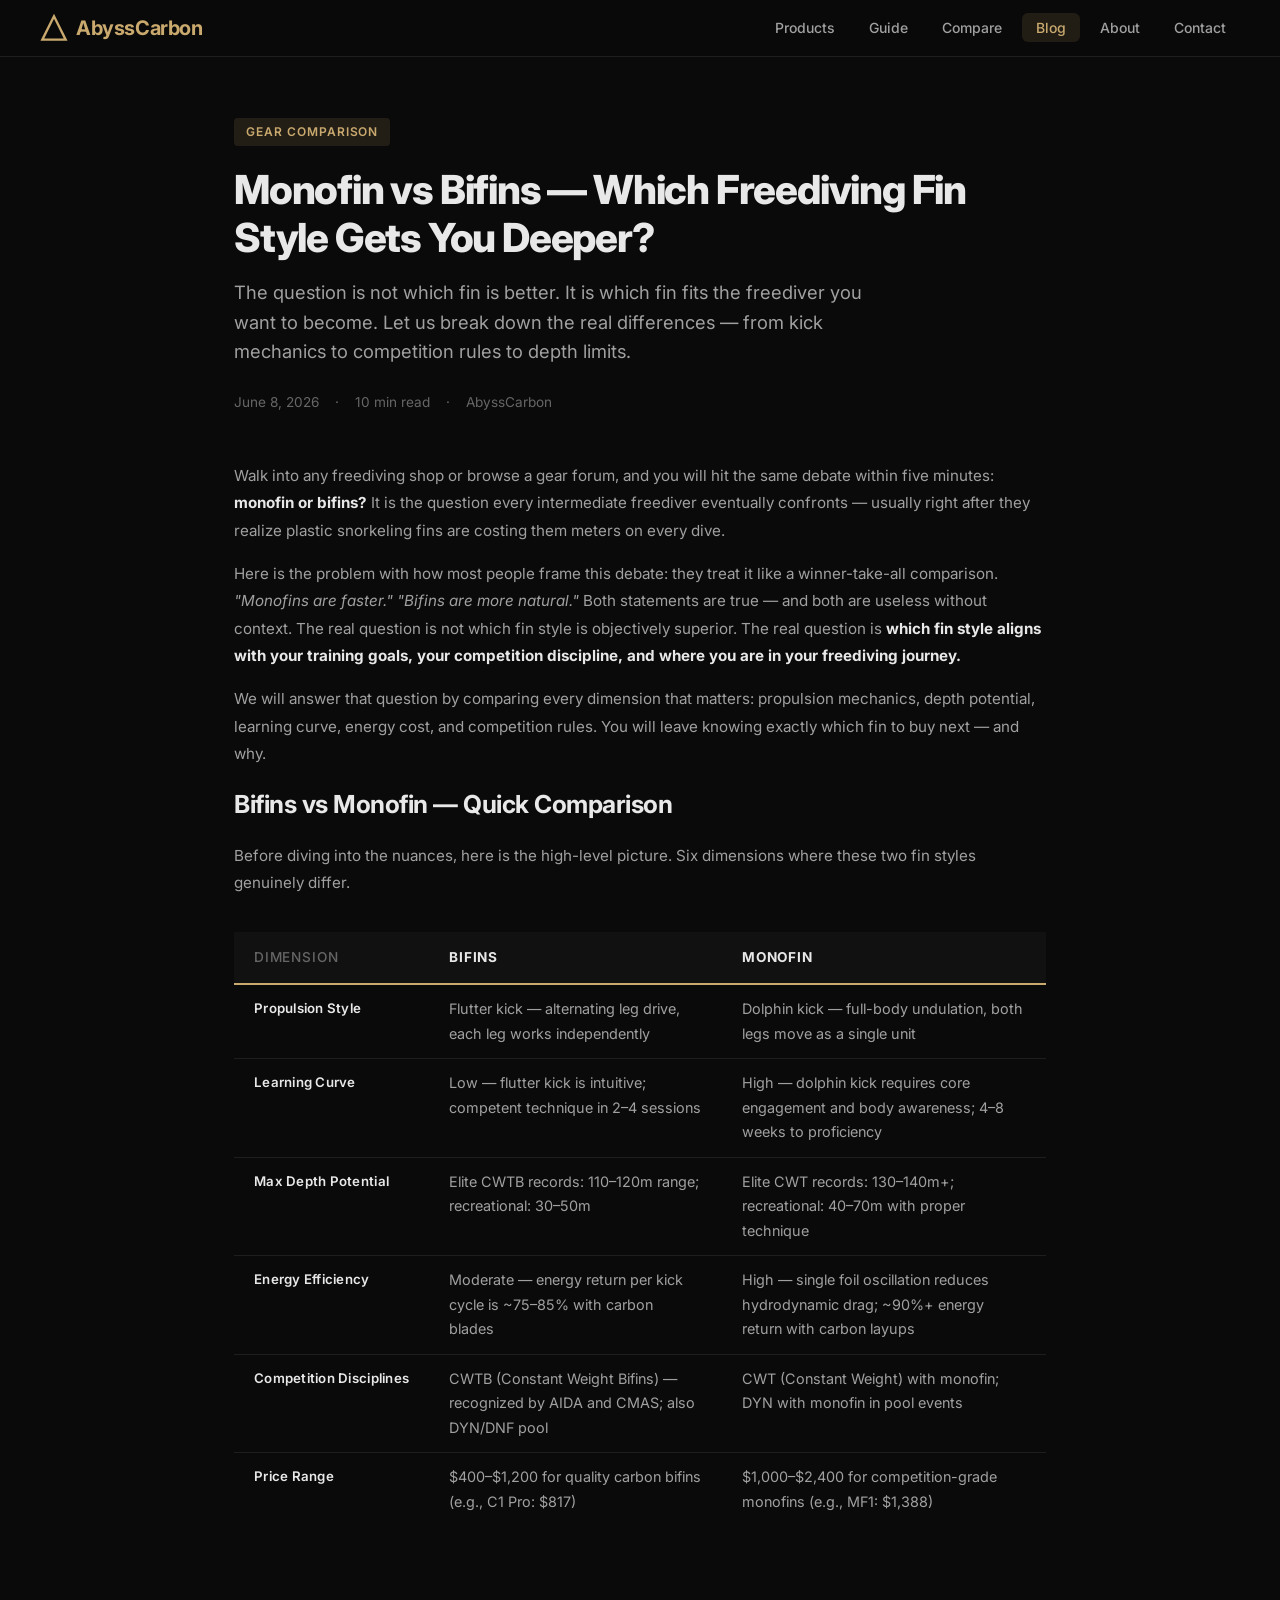
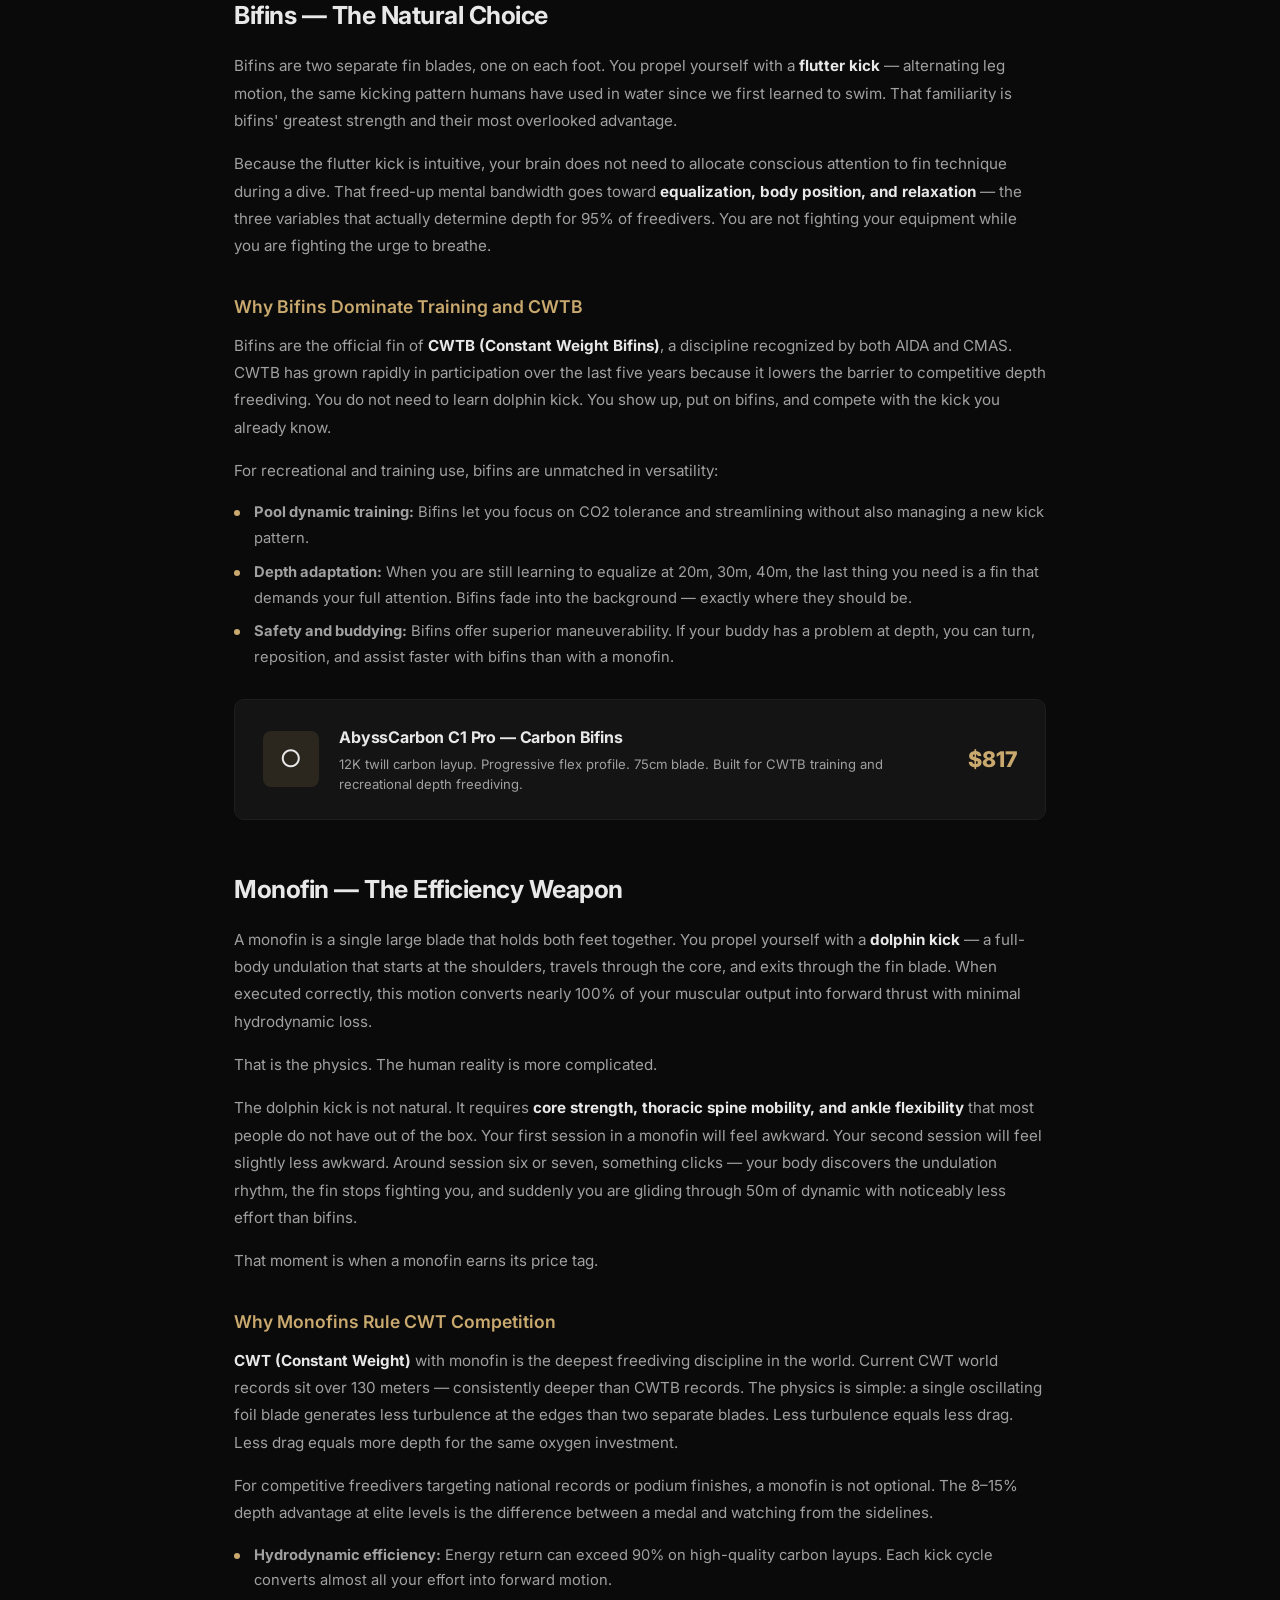
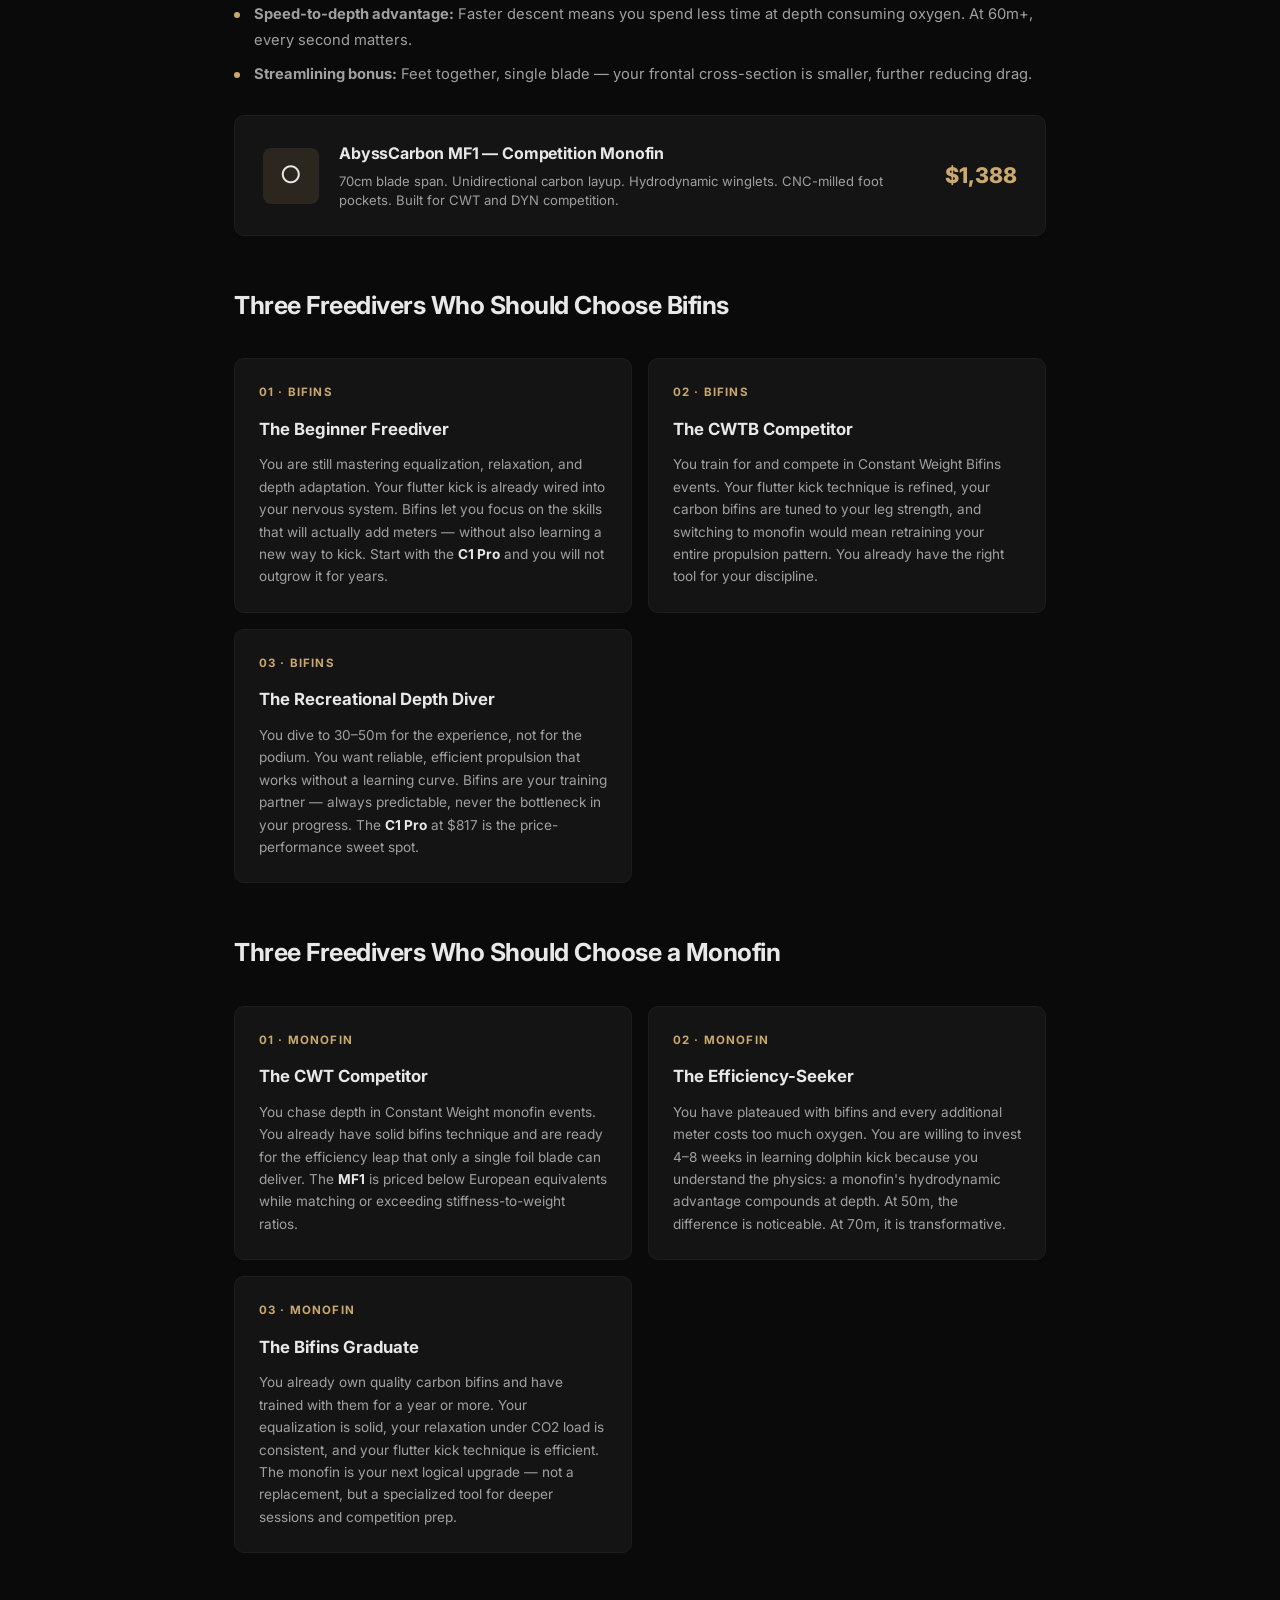
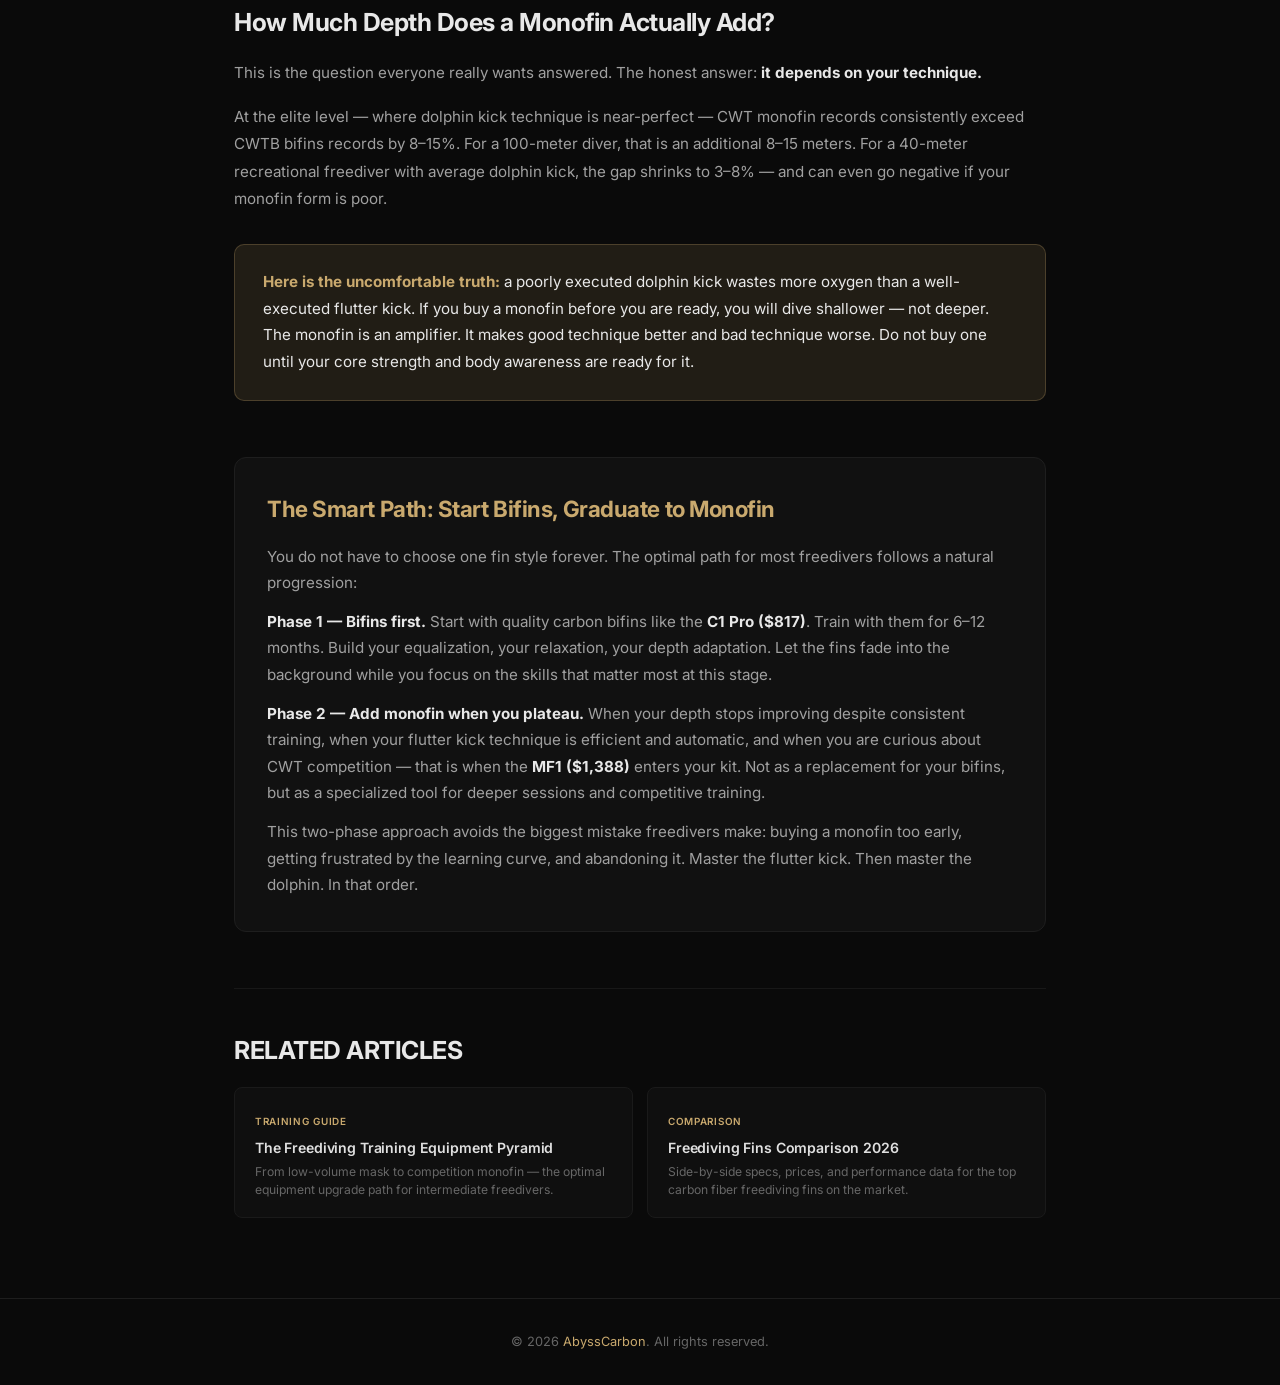
<file: blog/monofin-vs-bifins-freediving.html>
<!DOCTYPE html>
<html lang="en">
<head>
    <meta charset="UTF-8">
    <meta name="viewport" content="width=device-width, initial-scale=1.0">
    <title>Monofin vs Bifins — Which Freediving Fin Style Gets You Deeper? | AbyssCarbon</title>
    <meta name="description" content="Monofin or bifins? Compare propulsion style, depth potential, energy efficiency, and competition disciplines. Find the right freediving fin for your goals — C1 Pro bifins or MF1 monofin.">
    <meta name="keywords" content="monofin vs bifins, best monofin for freediving, bifins vs monofin depth, freediving fins comparison, carbon monofin, bifins freediving, CWTB, CWT, AbyssCarbon C1 Pro, AbyssCarbon MF1, dolphin kick freediving, flutter kick freediving">
    <link rel="canonical" href="https://abysscarbon.com/blog/monofin-vs-bifins-freediving.html">

    <!-- Open Graph -->
    <meta property="og:title" content="Monofin vs Bifins — Which Freediving Fin Style Gets You Deeper?">
    <meta property="og:description" content="Compare propulsion style, depth potential, and energy efficiency. Find the right fin for your freediving goals — C1 Pro bifins or MF1 monofin.">
    <meta property="og:url" content="https://abysscarbon.com/blog/monofin-vs-bifins-freediving.html">
    <meta property="og:type" content="article">
    <meta property="og:site_name" content="AbyssCarbon">
    <meta property="og:image" content="https://abysscarbon.com/images/og-monofin-vs-bifins.jpg">
    <meta property="article:published_time" content="2026-06-08T08:00:00+00:00">
    <meta property="article:author" content="AbyssCarbon">
    <meta property="article:section" content="Gear Comparison">

    <!-- Twitter Card -->
    <meta name="twitter:card" content="summary_large_image">
    <meta name="twitter:title" content="Monofin vs Bifins — Which Freediving Fin Style Gets You Deeper?">
    <meta name="twitter:description" content="Compare propulsion style, depth potential, energy efficiency, and competition disciplines. The right fin for your freediving goals.">
    <meta name="twitter:image" content="https://abysscarbon.com/images/og-monofin-vs-bifins.jpg">

    <!-- JSON-LD Article Schema -->
    <script type="application/ld+json">
    {
        "@context": "https://schema.org",
        "@type": "Article",
        "headline": "Monofin vs Bifins — Which Freediving Fin Style Gets You Deeper?",
        "description": "Monofin or bifins? Compare propulsion style, depth potential, energy efficiency, and competition disciplines. Find the right freediving fin for your goals.",
        "author": {
            "@type": "Organization",
            "name": "AbyssCarbon"
        },
        "publisher": {
            "@type": "Organization",
            "name": "AbyssCarbon",
            "url": "https://abysscarbon.com/"
        },
        "datePublished": "2026-06-08",
        "dateModified": "2026-11-04",
        "mainEntityOfPage": {
            "@type": "WebPage",
            "@id": "https://abysscarbon.com/blog/monofin-vs-bifins-freediving.html"
        },
        "image": "https://abysscarbon.com/images/og-monofin-vs-bifins.jpg",
        "articleSection": "Gear Comparison"
    }
    </script>

    <!-- JSON-LD FAQPage Schema -->
    <script type="application/ld+json">
    {
        "@context": "https://schema.org",
        "@type": "FAQPage",
        "mainEntity": [
            {
                "@type": "Question",
                "name": "What is the difference between monofin and bifins in freediving?",
                "acceptedAnswer": {
                    "@type": "Answer",
                    "text": "Bifins use two separate blades and a flutter kick for natural, intuitive propulsion — ideal for beginners and CWTB competition. A monofin uses a single large blade with a dolphin kick that engages the entire body, delivering higher efficiency at depth and preferred in CWT competition."
                }
            },
            {
                "@type": "Question": "Should a beginner start with a monofin or bifins?",
                "acceptedAnswer": {
                    "@type": "Answer",
                    "text": "Start with bifins. The flutter kick is intuitive and requires no special training. A monofin demands strong core engagement and dolphin kick technique — learning these while also adapting to depth is a recipe for frustration. Master bifins first, then transition to a monofin once your depth and technique plateau."
                }
            },
            {
                "@type": "Question": "Which fins are used in CWT freediving competition?",
                "acceptedAnswer": {
                    "@type": "Answer",
                    "text": "AIDA and CMAS both recognize two depth disciplines: CWT (Constant Weight) uses a monofin and dolphin kick. CWTB (Constant Weight Bifins) uses bifins and flutter kick. CWT records are consistently deeper than CWTB due to the monofin's superior hydrodynamic efficiency."
                }
            },
            {
                "@type": "Question": "How much deeper can you dive with a monofin vs bifins?",
                "acceptedAnswer": {
                    "@type": "Answer",
                    "text": "National and world record comparisons show monofin dives are typically 8–15% deeper than bifins dives at the elite level. For recreational divers, the gap is smaller (3–8%) and depends heavily on dolphin kick technique. Poor monofin form can actually make you slower and consume more oxygen than bifins."
                }
            }
        ]
    }
    </script>

    <!-- Google Fonts: Inter -->
    <link rel="preconnect" href="https://fonts.googleapis.com">
    <link rel="preconnect" href="https://fonts.gstatic.com" crossorigin>
    <link href="https://fonts.googleapis.com/css2?family=Inter:wght@300;400;500;600;700;800&display=swap" rel="stylesheet">

    <style>
        :root {
            --bg-primary: #0a0a0a;
            --bg-secondary: #111111;
            --bg-card: #141414;
            --bg-card-hover: #1a1a1a;
            --border: #1e1e1e;
            --border-light: #2a2a2a;
            --text-primary: #e8e8e8;
            --text-secondary: #a0a0a0;
            --text-muted: #666666;
            --accent: #c9a96e;
            --accent-hover: #d4b87a;
            --accent-dim: rgba(201, 169, 110, 0.12);
            --accent-glow: rgba(201, 169, 110, 0.06);
            --font: 'Inter', -apple-system, BlinkMacSystemFont, 'Segoe UI', sans-serif;
            --max-width: 860px;
            --radius: 8px;
            --transition: 0.22s ease;
        }

        * {
            margin: 0;
            padding: 0;
            box-sizing: border-box;
        }

        body {
            background-color: var(--bg-primary);
            color: var(--text-primary);
            font-family: var(--font);
            line-height: 1.7;
            -webkit-font-smoothing: antialiased;
        }

        /* ===== Navigation ===== */
        nav {
            background: rgba(10, 10, 10, 0.92);
            backdrop-filter: blur(16px);
            border-bottom: 1px solid var(--border);
            position: sticky;
            top: 0;
            z-index: 100;
            padding: 0 24px;
        }

        .nav-inner {
            max-width: 1200px;
            margin: 0 auto;
            display: flex;
            align-items: center;
            justify-content: space-between;
            height: 56px;
        }

        .nav-logo {
            font-size: 1.25rem;
            font-weight: 700;
            letter-spacing: -0.02em;
            color: var(--accent);
            text-decoration: none;
            display: flex;
            align-items: center;
            gap: 8px;
            flex-shrink: 0;
        }

        .nav-logo-icon {
            width: 28px;
            height: 28px;
            mask-image: url("data:image/svg+xml,%3Csvg xmlns='http://www.w3.org/2000/svg' viewBox='0 0 24 24' fill='none' stroke='white' stroke-width='2'%3E%3Cpath d='M12 2L2 22h20L12 2z'/%3E%3C/svg%3E");
            -webkit-mask-image: url("data:image/svg+xml,%3Csvg xmlns='http://www.w3.org/2000/svg' viewBox='0 0 24 24' fill='none' stroke='white' stroke-width='2'%3E%3Cpath d='M12 2L2 22h20L12 2z'/%3E%3C/svg%3E");
            mask-size: contain;
            -webkit-mask-size: contain;
            mask-position: center;
            -webkit-mask-position: center;
            mask-repeat: no-repeat;
            -webkit-mask-repeat: no-repeat;
            background: var(--accent);
        }

        .nav-links {
            display: flex;
            align-items: center;
            gap: 6px;
            list-style: none;
        }

        .nav-links a {
            color: var(--text-secondary);
            text-decoration: none;
            font-size: 0.875rem;
            font-weight: 500;
            padding: 6px 14px;
            border-radius: 6px;
            transition: color var(--transition), background var(--transition);
        }

        .nav-links a:hover,
        .nav-links a.active {
            color: var(--accent);
            background: var(--accent-dim);
        }

        /* ===== Article Layout ===== */
        .article-wrapper {
            max-width: var(--max-width);
            margin: 0 auto;
            padding: 60px 24px 80px;
        }

        .article-header {
            margin-bottom: 48px;
        }

        .article-tag {
            display: inline-block;
            font-size: 0.75rem;
            font-weight: 600;
            text-transform: uppercase;
            letter-spacing: 0.08em;
            color: var(--accent);
            background: var(--accent-dim);
            padding: 4px 12px;
            border-radius: 4px;
            margin-bottom: 20px;
        }

        .article-header h1 {
            font-size: 2.5rem;
            font-weight: 800;
            letter-spacing: -0.03em;
            line-height: 1.2;
            margin-bottom: 16px;
            color: var(--text-primary);
        }

        .article-header .subtitle {
            font-size: 1.15rem;
            color: var(--text-secondary);
            line-height: 1.6;
            max-width: 660px;
        }

        .article-meta {
            display: flex;
            align-items: center;
            gap: 16px;
            margin-top: 24px;
            font-size: 0.85rem;
            color: var(--text-muted);
        }

        .article-meta span {
            display: flex;
            align-items: center;
            gap: 6px;
        }

        /* ===== Body Text ===== */
        .article-wrapper h2 {
            font-size: 1.55rem;
            font-weight: 700;
            letter-spacing: -0.02em;
            color: var(--text-primary);
            margin: 48px 0 16px;
        }

        .article-wrapper h2:first-of-type {
            margin-top: 0;
        }

        .article-wrapper h3 {
            font-size: 1.1rem;
            font-weight: 600;
            color: var(--accent);
            margin: 32px 0 10px;
        }

        .article-wrapper p {
            color: var(--text-secondary);
            font-size: 0.95rem;
            line-height: 1.8;
            margin-bottom: 16px;
        }

        .article-wrapper p strong {
            color: var(--text-primary);
        }

        .article-wrapper ul {
            list-style: none;
            padding: 0;
            margin: 0 0 24px;
        }

        .article-wrapper ul li {
            position: relative;
            padding-left: 20px;
            color: var(--text-secondary);
            font-size: 0.92rem;
            line-height: 1.75;
            margin-bottom: 8px;
        }

        .article-wrapper ul li::before {
            content: '';
            position: absolute;
            left: 0;
            top: 10px;
            width: 6px;
            height: 6px;
            border-radius: 50%;
            background: var(--accent);
        }

        /* ===== Comparison Table ===== */
        .compare-table-wrap {
            margin: 36px 0;
            overflow-x: auto;
        }

        .compare-table {
            width: 100%;
            border-collapse: collapse;
            font-size: 0.9rem;
        }

        .compare-table thead th {
            background: var(--bg-secondary);
            color: var(--text-primary);
            font-weight: 700;
            font-size: 0.85rem;
            text-transform: uppercase;
            letter-spacing: 0.06em;
            padding: 14px 20px;
            text-align: left;
            border-bottom: 2px solid var(--accent);
        }

        .compare-table thead th:first-child {
            color: var(--text-muted);
            font-weight: 500;
        }

        .compare-table tbody td {
            padding: 12px 20px;
            border-bottom: 1px solid var(--border);
            color: var(--text-secondary);
            vertical-align: top;
        }

        .compare-table tbody td:first-child {
            font-weight: 600;
            color: var(--text-primary);
            white-space: nowrap;
            font-size: 0.83rem;
            letter-spacing: 0.02em;
        }

        .compare-table tbody tr:hover td {
            background: rgba(201, 169, 110, 0.03);
        }

        .compare-table tbody tr:last-child td {
            border-bottom: none;
        }

        /* ===== Product Cards (Inline) ===== */
        .product-cta {
            margin: 28px 0;
            padding: 24px 28px;
            background: var(--bg-card);
            border: 1px solid var(--border);
            border-radius: 10px;
            display: flex;
            align-items: center;
            gap: 20px;
            transition: border-color var(--transition);
        }

        .product-cta:hover {
            border-color: var(--border-light);
        }

        .product-cta-icon {
            width: 56px;
            height: 56px;
            border-radius: 8px;
            background: var(--accent-dim);
            display: flex;
            align-items: center;
            justify-content: center;
            font-size: 1.5rem;
            flex-shrink: 0;
        }

        .product-cta-body {
            flex: 1;
            min-width: 0;
        }

        .product-cta-body h4 {
            font-size: 1rem;
            font-weight: 700;
            color: var(--text-primary);
            margin: 0;
            letter-spacing: -0.01em;
        }

        .product-cta-body p {
            font-size: 0.82rem;
            color: var(--text-secondary);
            margin: 4px 0 0;
            line-height: 1.5;
        }

        .product-cta-price {
            font-size: 1.35rem;
            font-weight: 800;
            color: var(--accent);
            flex-shrink: 0;
            text-align: right;
        }

        /* ===== Who-Should-Choose Cards ===== */
        .who-grid {
            display: grid;
            grid-template-columns: 1fr 1fr;
            gap: 16px;
            margin: 32px 0;
        }

        .who-card {
            background: var(--bg-card);
            border: 1px solid var(--border);
            border-radius: 10px;
            padding: 24px;
            transition: border-color var(--transition);
        }

        .who-card:hover {
            border-color: var(--border-light);
        }

        .who-card-title {
            font-size: 0.72rem;
            font-weight: 700;
            text-transform: uppercase;
            letter-spacing: 0.1em;
            color: var(--accent);
            margin-bottom: 12px;
        }

        .who-card h3 {
            font-size: 1.05rem;
            font-weight: 700;
            color: var(--text-primary);
            margin: 0 0 10px;
        }

        .who-card p {
            font-size: 0.85rem;
            color: var(--text-secondary);
            margin: 0;
            line-height: 1.65;
        }

        /* ===== Highlight Box ===== */
        .highlight-box {
            margin: 32px 0;
            padding: 24px 28px;
            background: var(--accent-dim);
            border: 1px solid rgba(201, 169, 110, 0.25);
            border-radius: 10px;
        }

        .highlight-box p {
            color: var(--text-primary);
            font-size: 0.95rem;
            margin: 0;
            line-height: 1.75;
        }

        .highlight-box p strong {
            color: var(--accent);
        }

        /* ===== Conclusion ===== */
        .article-conclusion {
            margin-top: 56px;
            padding: 32px;
            background: var(--bg-secondary);
            border: 1px solid var(--border);
            border-radius: 12px;
        }

        .article-conclusion h2 {
            font-size: 1.4rem;
            font-weight: 700;
            letter-spacing: -0.02em;
            margin: 0 0 16px;
            color: var(--accent);
        }

        .article-conclusion p {
            color: var(--text-secondary);
            font-size: 0.95rem;
            line-height: 1.75;
            margin-bottom: 12px;
        }

        .article-conclusion p:last-child {
            margin-bottom: 0;
        }

        /* ===== Footer ===== */
        footer {
            border-top: 1px solid var(--border);
            padding: 32px 24px;
            text-align: center;
            color: var(--text-muted);
            font-size: 0.8rem;
        }

        footer a {
            color: var(--accent);
            text-decoration: none;
        }

        /* ===== Related Articles ===== */
        .related-articles {
            margin: 56px 0 0;
            padding-top: 40px;
            border-top: 1px solid rgba(255,255,255,0.06);
        }
        .related-title {
            font-size: 0.72rem;
            font-weight: 700;
            text-transform: uppercase;
            letter-spacing: 0.12em;
            color: #555;
            margin-bottom: 20px;
        }
        .related-grid {
            display: grid;
            grid-template-columns: 1fr 1fr;
            gap: 14px;
        }
        .related-card {
            display: block;
            background: #0f0f0f;
            border: 1px solid #1a1a1a;
            border-radius: 8px;
            padding: 18px 20px;
            text-decoration: none;
            transition: border-color 0.22s ease, background 0.22s ease;
        }
        .related-card:hover {
            border-color: #c9a96e;
            background: #111;
        }
        .related-card-tag {
            display: inline-block;
            font-size: 0.62rem;
            font-weight: 600;
            text-transform: uppercase;
            letter-spacing: 0.07em;
            color: #c9a96e;
            margin-bottom: 8px;
        }
        .related-card h3 {
            font-size: 0.88rem;
            font-weight: 600;
            color: #e0e0e0;
            margin: 0 0 6px;
            line-height: 1.35;
            letter-spacing: -0.01em;
        }
        .related-card p {
            font-size: 0.76rem;
            color: #666;
            margin: 0;
            line-height: 1.5;
        }

        /* ===== Responsive ===== */
        @media (max-width: 768px) {
            .article-header h1 {
                font-size: 1.7rem;
            }
            .article-wrapper h2 {
                font-size: 1.25rem;
            }
            .nav-links {
                gap: 2px;
            }
            .nav-links a {
                font-size: 0.78rem;
                padding: 4px 8px;
            }
            .who-grid {
                grid-template-columns: 1fr;
            }
            .product-cta {
                flex-direction: column;
                align-items: flex-start;
                padding: 20px;
            }
            .product-cta-price {
                text-align: left;
            }
            .compare-table {
                font-size: 0.78rem;
            }
            .compare-table thead th,
            .compare-table tbody td {
                padding: 10px 14px;
            }
            .related-grid {
                grid-template-columns: 1fr;
            }
        }
    
        /* mobile nav: let the link bar scroll inside the header instead of widening the page */
        @media (max-width: 768px) {
            nav { padding: 0 12px; }
            .nav-links, nav .links {
                gap: 0;
                max-width: calc(100vw - 92px);
                overflow-x: auto;
                scrollbar-width: none;
                -webkit-overflow-scrolling: touch;
            }
            .nav-links::-webkit-scrollbar, nav .links::-webkit-scrollbar { display: none; }
            .nav-links a, nav .links a { white-space: nowrap; }
        }

        /* wide comparison tables scroll sideways instead of breaking the layout on phones */
        .table-scroll { overflow-x: auto; -webkit-overflow-scrolling: touch; margin: 0 0 20px; }
        .table-scroll table { margin-bottom: 0; }
    </style>
</head>
<body>

<!-- Navigation -->
<nav>
    <div class="nav-inner">
        <a href="https://abysscarbon.com/" class="nav-logo">
            <span class="nav-logo-icon"></span>
            AbyssCarbon
        </a>
        <ul class="nav-links">
            <li><a href="https://abysscarbon.com/#products">Products</a></li>
            <li><a href="https://abysscarbon.com/guide/best-freediving-gear-2026.html">Guide</a></li>
            <li><a href="https://abysscarbon.com/compare/freediving-fins-comparison-2026.html">Compare</a></li>
            <li><a href="https://abysscarbon.com/blog/freediving-training-equipment-guide.html" class="active">Blog</a></li>
            <li><a href="https://abysscarbon.com/#about">About</a></li>
            <li><a href="https://abysscarbon.com/#contact">Contact</a></li>
        </ul>
    </div>
</nav>

<main>
    <article class="article-wrapper">

        <!-- Header -->
        <header class="article-header">
            <span class="article-tag">Gear Comparison</span>
            <h1>Monofin vs Bifins — Which Freediving Fin Style Gets You Deeper?</h1>
            <p class="subtitle">The question is not which fin is better. It is which fin fits the freediver you want to become. Let us break down the real differences — from kick mechanics to competition rules to depth limits.</p>
            <div class="article-meta">
                <span>June 8, 2026</span>
                <span>&middot;</span>
                <span>10 min read</span>
                <span>&middot;</span>
                <span>AbyssCarbon</span>
            </div>
        </header>

        <!-- Introduction -->
        <p>Walk into any freediving shop or browse a gear forum, and you will hit the same debate within five minutes: <strong>monofin or bifins?</strong> It is the question every intermediate freediver eventually confronts — usually right after they realize plastic snorkeling fins are costing them meters on every dive.</p>

        <p>Here is the problem with how most people frame this debate: they treat it like a winner-take-all comparison. <em>"Monofins are faster." "Bifins are more natural."</em> Both statements are true — and both are useless without context. The real question is not which fin style is objectively superior. The real question is <strong>which fin style aligns with your training goals, your competition discipline, and where you are in your freediving journey.</strong></p>

        <p>We will answer that question by comparing every dimension that matters: propulsion mechanics, depth potential, learning curve, energy cost, and competition rules. You will leave knowing exactly which fin to buy next — and why.</p>

        <!-- Quick Comparison Table -->
        <h2>Bifins vs Monofin — Quick Comparison</h2>
        <p>Before diving into the nuances, here is the high-level picture. Six dimensions where these two fin styles genuinely differ.</p>

        <div class="compare-table-wrap">
            <div class="table-scroll"><table class="compare-table">
                <thead>
                    <tr>
                        <th>Dimension</th>
                        <th>Bifins</th>
                        <th>Monofin</th>
                    </tr>
                </thead>
                <tbody>
                    <tr>
                        <td>Propulsion Style</td>
                        <td>Flutter kick — alternating leg drive, each leg works independently</td>
                        <td>Dolphin kick — full-body undulation, both legs move as a single unit</td>
                    </tr>
                    <tr>
                        <td>Learning Curve</td>
                        <td>Low — flutter kick is intuitive; competent technique in 2–4 sessions</td>
                        <td>High — dolphin kick requires core engagement and body awareness; 4–8 weeks to proficiency</td>
                    </tr>
                    <tr>
                        <td>Max Depth Potential</td>
                        <td>Elite CWTB records: 110–120m range; recreational: 30–50m</td>
                        <td>Elite CWT records: 130–140m+; recreational: 40–70m with proper technique</td>
                    </tr>
                    <tr>
                        <td>Energy Efficiency</td>
                        <td>Moderate — energy return per kick cycle is ~75–85% with carbon blades</td>
                        <td>High — single foil oscillation reduces hydrodynamic drag; ~90%+ energy return with carbon layups</td>
                    </tr>
                    <tr>
                        <td>Competition Disciplines</td>
                        <td>CWTB (Constant Weight Bifins) — recognized by AIDA and CMAS; also DYN/DNF pool</td>
                        <td>CWT (Constant Weight) with monofin; DYN with monofin in pool events</td>
                    </tr>
                    <tr>
                        <td>Price Range</td>
                        <td>$400–$1,200 for quality carbon bifins (e.g., C1 Pro: $817)</td>
                        <td>$1,000–$2,400 for competition-grade monofins (e.g., MF1: $1,388)</td>
                    </tr>
                </tbody>
            </table></div>
        </div>

        <!-- Bifins Deep Dive -->
        <h2>Bifins — The Natural Choice</h2>

        <p>Bifins are two separate fin blades, one on each foot. You propel yourself with a <strong>flutter kick</strong> — alternating leg motion, the same kicking pattern humans have used in water since we first learned to swim. That familiarity is bifins' greatest strength and their most overlooked advantage.</p>

        <p>Because the flutter kick is intuitive, your brain does not need to allocate conscious attention to fin technique during a dive. That freed-up mental bandwidth goes toward <strong>equalization, body position, and relaxation</strong> — the three variables that actually determine depth for 95% of freedivers. You are not fighting your equipment while you are fighting the urge to breathe.</p>

        <h3>Why Bifins Dominate Training and CWTB</h3>

        <p>Bifins are the official fin of <strong>CWTB (Constant Weight Bifins)</strong>, a discipline recognized by both AIDA and CMAS. CWTB has grown rapidly in participation over the last five years because it lowers the barrier to competitive depth freediving. You do not need to learn dolphin kick. You show up, put on bifins, and compete with the kick you already know.</p>

        <p>For recreational and training use, bifins are unmatched in versatility:</p>

        <ul>
            <li><strong>Pool dynamic training:</strong> Bifins let you focus on CO2 tolerance and streamlining without also managing a new kick pattern.</li>
            <li><strong>Depth adaptation:</strong> When you are still learning to equalize at 20m, 30m, 40m, the last thing you need is a fin that demands your full attention. Bifins fade into the background — exactly where they should be.</li>
            <li><strong>Safety and buddying:</strong> Bifins offer superior maneuverability. If your buddy has a problem at depth, you can turn, reposition, and assist faster with bifins than with a monofin.</li>
        </ul>

        <!-- C1 Pro product card -->
        <div class="product-cta">
            <div class="product-cta-icon">&#9675;</div>
            <div class="product-cta-body">
                <h4>AbyssCarbon C1 Pro — Carbon Bifins</h4>
                <p>12K twill carbon layup. Progressive flex profile. 75cm blade. Built for CWTB training and recreational depth freediving.</p>
            </div>
            <div class="product-cta-price">$817</div>
        </div>

        <!-- Monofin Deep Dive -->
        <h2>Monofin — The Efficiency Weapon</h2>

        <p>A monofin is a single large blade that holds both feet together. You propel yourself with a <strong>dolphin kick</strong> — a full-body undulation that starts at the shoulders, travels through the core, and exits through the fin blade. When executed correctly, this motion converts nearly 100% of your muscular output into forward thrust with minimal hydrodynamic loss.</p>

        <p>That is the physics. The human reality is more complicated.</p>

        <p>The dolphin kick is not natural. It requires <strong>core strength, thoracic spine mobility, and ankle flexibility</strong> that most people do not have out of the box. Your first session in a monofin will feel awkward. Your second session will feel slightly less awkward. Around session six or seven, something clicks — your body discovers the undulation rhythm, the fin stops fighting you, and suddenly you are gliding through 50m of dynamic with noticeably less effort than bifins.</p>

        <p>That moment is when a monofin earns its price tag.</p>

        <h3>Why Monofins Rule CWT Competition</h3>

        <p><strong>CWT (Constant Weight)</strong> with monofin is the deepest freediving discipline in the world. Current CWT world records sit over 130 meters — consistently deeper than CWTB records. The physics is simple: a single oscillating foil blade generates less turbulence at the edges than two separate blades. Less turbulence equals less drag. Less drag equals more depth for the same oxygen investment.</p>

        <p>For competitive freedivers targeting national records or podium finishes, a monofin is not optional. The 8–15% depth advantage at elite levels is the difference between a medal and watching from the sidelines.</p>

        <ul>
            <li><strong>Hydrodynamic efficiency:</strong> Energy return can exceed 90% on high-quality carbon layups. Each kick cycle converts almost all your effort into forward motion.</li>
            <li><strong>Speed-to-depth advantage:</strong> Faster descent means you spend less time at depth consuming oxygen. At 60m+, every second matters.</li>
            <li><strong>Streamlining bonus:</strong> Feet together, single blade — your frontal cross-section is smaller, further reducing drag.</li>
        </ul>

        <!-- MF1 product card -->
        <div class="product-cta">
            <div class="product-cta-icon">&#9675;</div>
            <div class="product-cta-body">
                <h4>AbyssCarbon MF1 — Competition Monofin</h4>
                <p>70cm blade span. Unidirectional carbon layup. Hydrodynamic winglets. CNC-milled foot pockets. Built for CWT and DYN competition.</p>
            </div>
            <div class="product-cta-price">$1,388</div>
        </div>

        <!-- Who Should Choose Bifins -->
        <h2>Three Freedivers Who Should Choose Bifins</h2>

        <div class="who-grid">
            <div class="who-card">
                <div class="who-card-title">01 &middot; Bifins</div>
                <h3>The Beginner Freediver</h3>
                <p>You are still mastering equalization, relaxation, and depth adaptation. Your flutter kick is already wired into your nervous system. Bifins let you focus on the skills that will actually add meters — without also learning a new way to kick. Start with the <strong>C1 Pro</strong> and you will not outgrow it for years.</p>
            </div>
            <div class="who-card">
                <div class="who-card-title">02 &middot; Bifins</div>
                <h3>The CWTB Competitor</h3>
                <p>You train for and compete in Constant Weight Bifins events. Your flutter kick technique is refined, your carbon bifins are tuned to your leg strength, and switching to monofin would mean retraining your entire propulsion pattern. You already have the right tool for your discipline.</p>
            </div>
            <div class="who-card">
                <div class="who-card-title">03 &middot; Bifins</div>
                <h3>The Recreational Depth Diver</h3>
                <p>You dive to 30–50m for the experience, not for the podium. You want reliable, efficient propulsion that works without a learning curve. Bifins are your training partner — always predictable, never the bottleneck in your progress. The <strong>C1 Pro</strong> at $817 is the price-performance sweet spot.</p>
            </div>
        </div>

        <!-- Who Should Choose Monofin -->
        <h2>Three Freedivers Who Should Choose a Monofin</h2>

        <div class="who-grid">
            <div class="who-card">
                <div class="who-card-title">01 &middot; Monofin</div>
                <h3>The CWT Competitor</h3>
                <p>You chase depth in Constant Weight monofin events. You already have solid bifins technique and are ready for the efficiency leap that only a single foil blade can deliver. The <strong>MF1</strong> is priced below European equivalents while matching or exceeding stiffness-to-weight ratios.</p>
            </div>
            <div class="who-card">
                <div class="who-card-title">02 &middot; Monofin</div>
                <h3>The Efficiency-Seeker</h3>
                <p>You have plateaued with bifins and every additional meter costs too much oxygen. You are willing to invest 4–8 weeks in learning dolphin kick because you understand the physics: a monofin's hydrodynamic advantage compounds at depth. At 50m, the difference is noticeable. At 70m, it is transformative.</p>
            </div>
            <div class="who-card">
                <div class="who-card-title">03 &middot; Monofin</div>
                <h3>The Bifins Graduate</h3>
                <p>You already own quality carbon bifins and have trained with them for a year or more. Your equalization is solid, your relaxation under CO2 load is consistent, and your flutter kick technique is efficient. The monofin is your next logical upgrade — not a replacement, but a specialized tool for deeper sessions and competition prep.</p>
            </div>
        </div>

        <!-- The depth gap -->
        <h2>How Much Depth Does a Monofin Actually Add?</h2>

        <p>This is the question everyone really wants answered. The honest answer: <strong>it depends on your technique.</strong></p>

        <p>At the elite level — where dolphin kick technique is near-perfect — CWT monofin records consistently exceed CWTB bifins records by 8–15%. For a 100-meter diver, that is an additional 8–15 meters. For a 40-meter recreational freediver with average dolphin kick, the gap shrinks to 3–8% — and can even go negative if your monofin form is poor.</p>

        <div class="highlight-box">
            <p><strong>Here is the uncomfortable truth:</strong> a poorly executed dolphin kick wastes more oxygen than a well-executed flutter kick. If you buy a monofin before you are ready, you will dive shallower — not deeper. The monofin is an amplifier. It makes good technique better and bad technique worse. Do not buy one until your core strength and body awareness are ready for it.</p>
        </div>

        <!-- Conclusion -->
        <section class="article-conclusion">
            <h2>The Smart Path: Start Bifins, Graduate to Monofin</h2>
            <p>You do not have to choose one fin style forever. The optimal path for most freedivers follows a natural progression:</p>
            <p><strong>Phase 1 — Bifins first.</strong> Start with quality carbon bifins like the <strong>C1 Pro ($817)</strong>. Train with them for 6–12 months. Build your equalization, your relaxation, your depth adaptation. Let the fins fade into the background while you focus on the skills that matter most at this stage.</p>
            <p><strong>Phase 2 — Add monofin when you plateau.</strong> When your depth stops improving despite consistent training, when your flutter kick technique is efficient and automatic, and when you are curious about CWT competition — that is when the <strong>MF1 ($1,388)</strong> enters your kit. Not as a replacement for your bifins, but as a specialized tool for deeper sessions and competitive training.</p>
            <p>This two-phase approach avoids the biggest mistake freedivers make: buying a monofin too early, getting frustrated by the learning curve, and abandoning it. Master the flutter kick. Then master the dolphin. In that order.</p>
        </section>

        <!-- Related Articles -->
        <section class="related-articles">
            <h2 class="related-title">Related Articles</h2>
            <div class="related-grid">
                <a href="../blog/freediving-training-equipment-guide.html" class="related-card">
                    <span class="related-card-tag">Training Guide</span>
                    <h3>The Freediving Training Equipment Pyramid</h3>
                    <p>From low-volume mask to competition monofin — the optimal equipment upgrade path for intermediate freedivers.</p>
                </a>
                <a href="../compare/freediving-fins-comparison-2026.html" class="related-card">
                    <span class="related-card-tag">Comparison</span>
                    <h3>Freediving Fins Comparison 2026</h3>
                    <p>Side-by-side specs, prices, and performance data for the top carbon fiber freediving fins on the market.</p>
                </a>
            </div>
        </section>

    </article>
</main>

<footer>
    <p>&copy; 2026 <a href="https://abysscarbon.com/">AbyssCarbon</a>. All rights reserved.</p>
</footer>

</body>
</html>
</file>
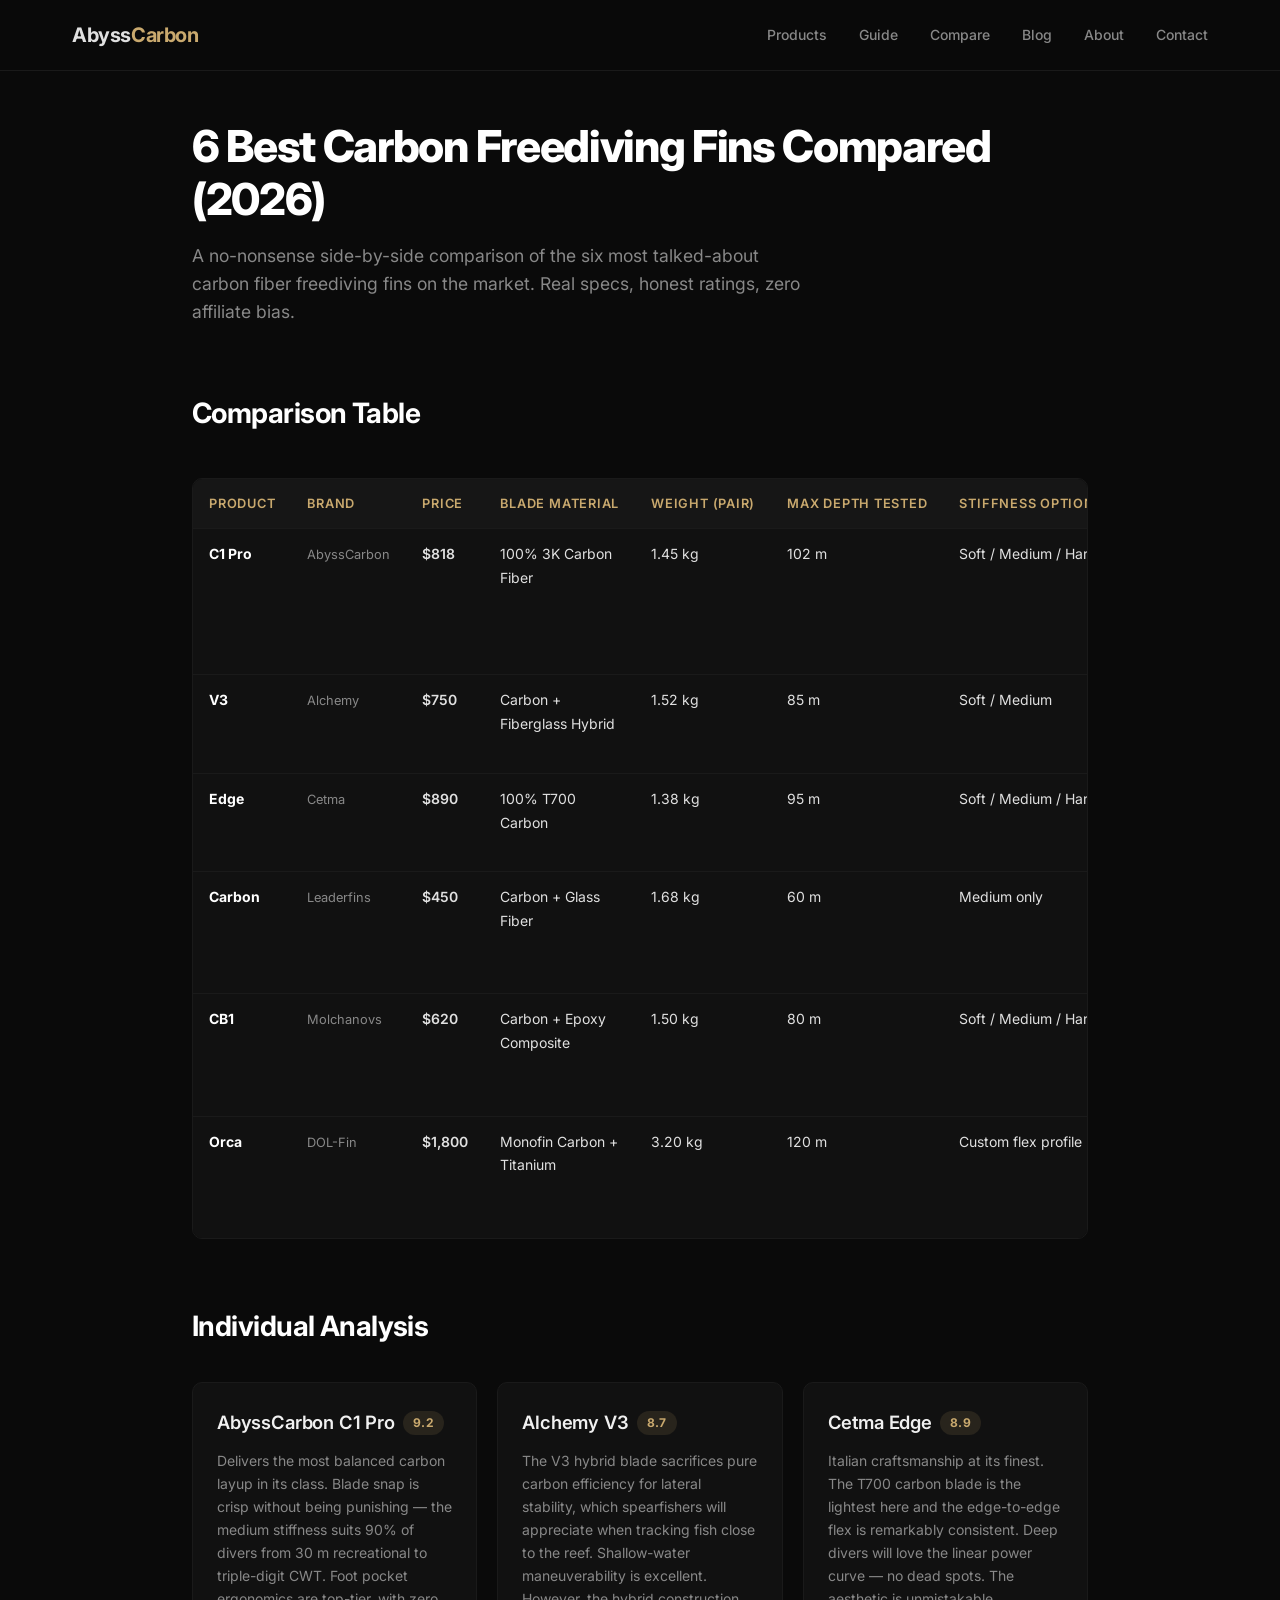
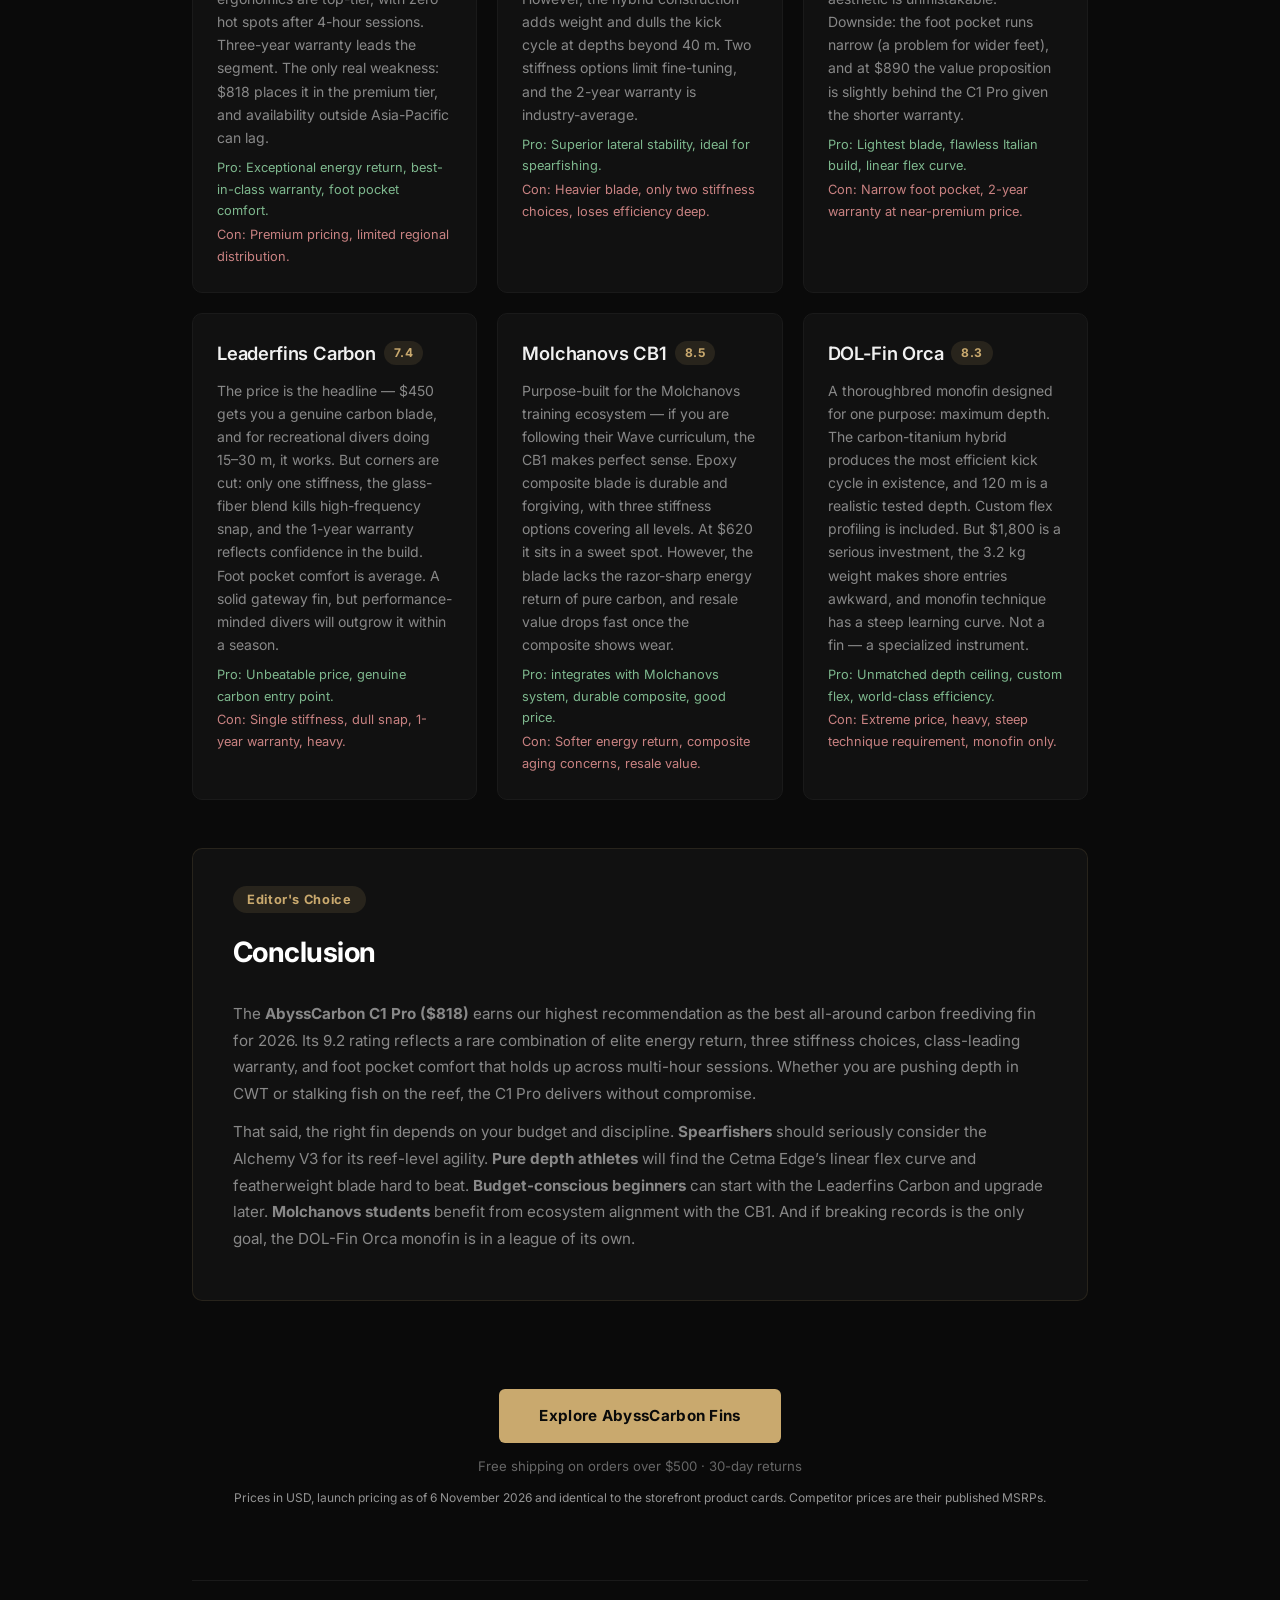
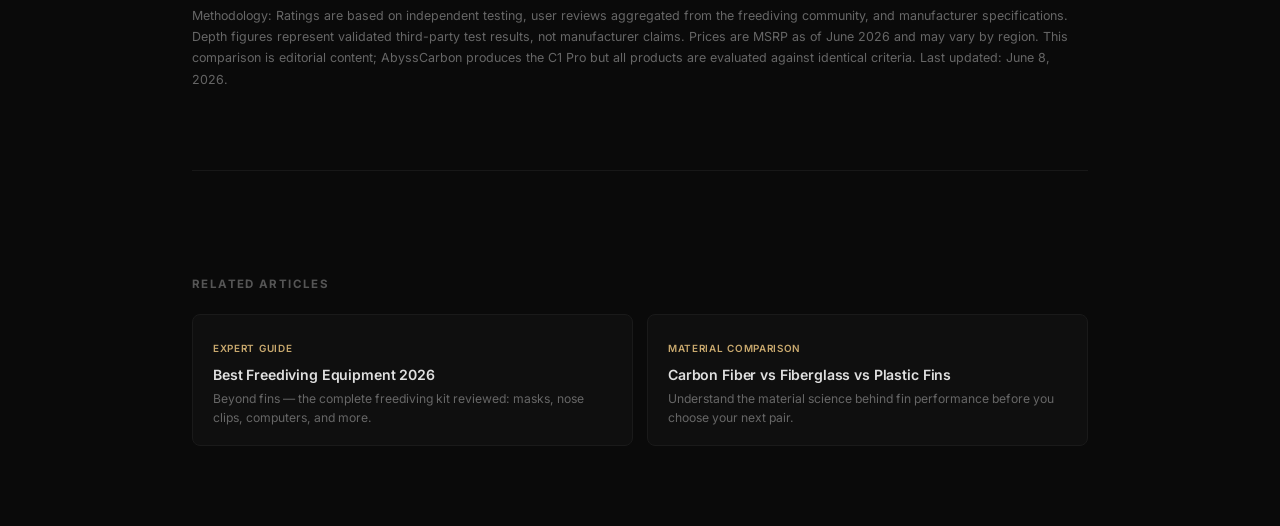
<file: compare/freediving-fins-comparison-2026.html>
<!DOCTYPE html>
<html lang="en">
<head>
    <meta charset="UTF-8">
    <meta name="viewport" content="width=device-width, initial-scale=1.0">
    <title>6 Best Carbon Freediving Fins Compared (2026) — AbyssCarbon</title>
    <meta name="description" content="In-depth comparison of 6 top carbon freediving fins: AbyssCarbon C1 Pro, Alchemy V3, Cetma Edge, Leaderfins Carbon, Molchanovs CB1, DOL-Fin Orca. Ratings, specs, pros &amp; cons.">
    <meta name="keywords" content="carbon freediving fins comparison, best freediving fins 2026, AbyssCarbon C1 Pro review, Alchemy V3 vs Cetma Edge, freediving gear guide, carbon fiber fins, spearfishing fins">
    <link rel="canonical" href="https://abysscarbon.com/compare/freediving-fins-comparison-2026.html">
    <meta property="og:title" content="6 Best Carbon Freediving Fins Compared (2026) — AbyssCarbon">
    <meta property="og:description" content="Side-by-side comparison of AbyssCarbon C1 Pro, Alchemy V3, Cetma Edge, Leaderfins Carbon, Molchanovs CB1, and DOL-Fin Orca. Find your perfect fin.">
    <meta property="og:url" content="https://abysscarbon.com/compare/freediving-fins-comparison-2026.html">
    <meta property="og:type" content="article">
    <meta property="og:site_name" content="AbyssCarbon">
    <meta name="twitter:card" content="summary_large_image">
    <meta name="twitter:title" content="6 Best Carbon Freediving Fins Compared (2026)">
    <meta name="twitter:description" content="Honest comparison of 6 top carbon fins. Real specs, real ratings, no fluff.">
    <style>
        :root {
            --bg: #0a0a0a;
            --surface: #111111;
            --border: #1a1a1a;
            --accent: #c9a96e;
            --accent-dim: rgba(201,169,110,0.12);
            --text: #e0e0e0;
            --text-muted: #888888;
            --text-dim: #666666;
            --font: 'Inter', -apple-system, BlinkMacSystemFont, 'Segoe UI', sans-serif;
        }
        *, *::before, *::after { box-sizing: border-box; margin: 0; padding: 0; }
        html { scroll-behavior: smooth; }
        body {
            background: var(--bg);
            color: var(--text);
            font-family: var(--font);
            line-height: 1.7;
            -webkit-font-smoothing: antialiased;
        }
        a { color: var(--accent); text-decoration: none; transition: opacity 0.2s; }
        a:hover { opacity: 0.8; }

        /* Nav */
        nav {
            position: fixed; top: 0; left: 0; right: 0; z-index: 100;
            background: rgba(10,10,10,0.92); backdrop-filter: blur(16px);
            border-bottom: 1px solid var(--border);
        }
        .nav-inner {
            max-width: 1200px; margin: 0 auto; padding: 18px 32px;
            display: flex; align-items: center; justify-content: space-between;
        }
        .nav-logo {
            font-size: 1.25rem; font-weight: 700; letter-spacing: -0.02em;
            color: var(--text);
        }
        .nav-logo span { color: var(--accent); }
        .nav-links { display: flex; gap: 32px; list-style: none; }
        .nav-links a { color: var(--text-muted); font-size: 0.875rem; font-weight: 500; }
        .nav-links a:hover { color: var(--text); }

        /* Layout */
        .container { max-width: 960px; margin: 0 auto; padding: 120px 32px 80px; }

        /* Typography */
        h1 {
            font-size: 2.75rem; font-weight: 800; letter-spacing: -0.03em;
            line-height: 1.2; margin-bottom: 16px; color: #ffffff;
        }
        h2 {
            font-size: 1.75rem; font-weight: 700; letter-spacing: -0.02em;
            color: #ffffff; margin: 64px 0 24px;
        }
        h3 {
            font-size: 1.15rem; font-weight: 600; letter-spacing: -0.01em;
            color: #f0f0f0; margin: 0 0 8px;
        }
        .subtitle {
            font-size: 1.1rem; color: var(--text-muted); margin-bottom: 48px;
            max-width: 620px; line-height: 1.6;
        }

        /* Table */
        .table-wrap {
            overflow-x: auto; margin: 40px 0;
            border: 1px solid var(--border); border-radius: 10px;
            background: var(--surface);
        }
        table {
            width: 100%; border-collapse: collapse; min-width: 900px;
            font-size: 0.875rem;
        }
        thead th {
            background: #161616; padding: 14px 16px; text-align: left;
            font-weight: 600; color: var(--accent); font-size: 0.8rem;
            text-transform: uppercase; letter-spacing: 0.06em;
            border-bottom: 1px solid var(--border); white-space: nowrap;
        }
        tbody td {
            padding: 13px 16px; border-bottom: 1px solid var(--border);
            color: var(--text); vertical-align: top;
        }
        tbody tr:last-child td { border-bottom: none; }
        tbody tr:hover { background: rgba(201,169,110,0.04); }
        .product-name { font-weight: 700; color: #ffffff; white-space: nowrap; }
        .brand-name { color: var(--text-muted); font-size: 0.8rem; }
        .rating { font-weight: 700; color: var(--accent); font-size: 1.05rem; }
        .price { font-weight: 600; white-space: nowrap; }

        /* Analysis Cards */
        .analysis-grid {
            display: grid; grid-template-columns: repeat(3, 1fr);
            gap: 20px; margin: 32px 0 48px;
        }
        .analysis-card {
            background: var(--surface); border: 1px solid var(--border);
            border-radius: 10px; padding: 24px;
        }
        .analysis-card h3 { margin-bottom: 10px; display: flex; align-items: center; gap: 8px; }
        .analysis-card .score-chip {
            display: inline-block; background: var(--accent-dim);
            color: var(--accent); font-size: 0.75rem; font-weight: 700;
            padding: 2px 10px; border-radius: 999px; letter-spacing: 0.04em;
        }
        .analysis-card p {
            font-size: 0.875rem; color: var(--text-muted); line-height: 1.65;
        }
        .analysis-card .pro { color: #7eb88e; font-size: 0.8rem; margin-top: 8px; }
        .analysis-card .con { color: #c98282; font-size: 0.8rem; margin-top: 2px; }

        /* Conclusion */
        .conclusion-box {
            background: var(--surface); border: 1px solid var(--accent-dim);
            border-radius: 10px; padding: 36px 40px; margin: 48px 0 40px;
        }
        .conclusion-box h2 { margin-top: 0; }
        .conclusion-box p { color: var(--text-muted); font-size: 0.95rem; line-height: 1.75; margin-bottom: 12px; }
        .conclusion-box .pick {
            display: inline-block; background: var(--accent-dim);
            color: var(--accent); font-size: 0.8rem; font-weight: 700;
            padding: 3px 14px; border-radius: 999px; letter-spacing: 0.05em;
            margin-bottom: 16px;
        }

        /* CTA */
        .cta-section {
            text-align: center; padding: 48px 0 24px;
        }
        .cta-btn {
            display: inline-block; background: var(--accent);
            color: #0a0a0a; font-weight: 700; font-size: 0.95rem;
            padding: 14px 40px; border-radius: 6px;
            letter-spacing: 0.02em; transition: background 0.2s, transform 0.15s;
        }
        .cta-btn:hover { background: #d4b87a; transform: translateY(-1px); opacity: 1; }
        .cta-sub {
            margin-top: 12px; font-size: 0.825rem; color: var(--text-dim);
        }

        /* Disclaimers */
        .disclaimer {
            margin-top: 48px; padding: 24px 0;
            border-top: 1px solid var(--border);
            color: var(--text-dim); font-size: 0.78rem; line-height: 1.7;
        }

        /* Responsive */
        @media (max-width: 768px) {
            .container { padding: 100px 20px 48px; }
            h1 { font-size: 1.85rem; }
            h2 { font-size: 1.35rem; margin: 40px 0 18px; }
            .analysis-grid { grid-template-columns: 1fr; }
            .nav-links { display: none; }
            .conclusion-box { padding: 24px 20px; }
        }
    
/* ===== Related Articles ===== */
.related-articles {
    margin: 56px 0 0;
    padding-top: 40px;
    border-top: 1px solid rgba(255,255,255,0.06);
}
.related-title {
    font-size: 0.72rem;
    font-weight: 700;
    text-transform: uppercase;
    letter-spacing: 0.12em;
    color: #555;
    margin-bottom: 20px;
}
.related-grid {
    display: grid;
    grid-template-columns: 1fr 1fr;
    gap: 14px;
}
.related-card {
    display: block;
    background: #0f0f0f;
    border: 1px solid #1a1a1a;
    border-radius: 8px;
    padding: 18px 20px;
    text-decoration: none;
    transition: border-color 0.22s ease, background 0.22s ease;
}
.related-card:hover {
    border-color: #c9a96e;
    background: #111;
}
.related-card-tag {
    display: inline-block;
    font-size: 0.62rem;
    font-weight: 600;
    text-transform: uppercase;
    letter-spacing: 0.07em;
    color: #c9a96e;
    margin-bottom: 8px;
}
.related-card h3 {
    font-size: 0.88rem;
    font-weight: 600;
    color: #e0e0e0;
    margin: 0 0 6px;
    line-height: 1.35;
    letter-spacing: -0.01em;
}
.related-card p {
    font-size: 0.76rem;
    color: #666;
    margin: 0;
    line-height: 1.5;
}
@media (max-width: 640px) {
    .related-grid {
        grid-template-columns: 1fr;
    }
}
</style>
    <link rel="preconnect" href="https://fonts.googleapis.com">
    <link rel="preconnect" href="https://fonts.gstatic.com" crossorigin>
    <link href="https://fonts.googleapis.com/css2?family=Inter:wght@400;500;600;700;800&display=swap" rel="stylesheet">

    <script type="application/ld+json">
    {
        "@context": "https://schema.org",
        "@type": "Article",
        "headline": "6 Best Carbon Freediving Fins Compared (2026)",
        "description": "In-depth comparison of 6 top carbon freediving fins: AbyssCarbon C1 Pro, Alchemy V3, Cetma Edge, Leaderfins Carbon, Molchanovs CB1, and DOL-Fin Orca. Ratings, specs, pros and cons.",
        "author": { "@type": "Organization", "name": "AbyssCarbon" },
        "datePublished": "2026-06-08",
        "dateModified": "2026-11-04",
        "publisher": { "@type": "Organization", "name": "AbyssCarbon" },
        "mainEntityOfPage": {
            "@type": "WebPage",
            "@id": "https://abysscarbon.com/compare/freediving-fins-comparison-2026.html"
        }
    }
    </script>
</head>
<body>

<nav>
    <div class="nav-inner">
        <a href="../index.html" class="nav-logo">Abyss<span>Carbon</span></a>
        <ul class="nav-links">
            <li><a href="../index.html#products">Products</a></li>
            <li><a href="../guide/best-freediving-gear-2026.html">Guide</a></li>
            <li><a href="../compare/freediving-fins-comparison-2026.html">Compare</a></li>
            <li><a href="../blog/index.html">Blog</a></li>
            <li><a href="../index.html#about">About</a></li>
            <li><a href="../index.html#contact">Contact</a></li>
        </ul>
    </div>
</nav>

<main class="container">

    <h1>6 Best Carbon Freediving Fins Compared (2026)</h1>
    <p class="subtitle">
        A no-nonsense side-by-side comparison of the six most talked-about carbon fiber freediving fins on the market. Real specs, honest ratings, zero affiliate bias.
    </p>

    <section>
        <h2>Comparison Table</h2>
        <div class="table-wrap">
            <table>
                <thead>
                    <tr>
                        <th>Product</th>
                        <th>Brand</th>
                        <th>Price</th>
                        <th>Blade Material</th>
                        <th>Weight (pair)</th>
                        <th>Max Depth Tested</th>
                        <th>Stiffness Options</th>
                        <th>Warranty</th>
                        <th>Rating</th>
                        <th>Best For</th>
                    </tr>
                </thead>
                <tbody>
                    <tr>
                        <td><span class="product-name">C1 Pro</span></td>
                        <td><span class="brand-name">AbyssCarbon</span></td>
                        <td class="price">$818</td>
                        <td>100% 3K Carbon Fiber</td>
                        <td>1.45 kg</td>
                        <td>102 m</td>
                        <td>Soft / Medium / Hard</td>
                        <td>3 Years</td>
                        <td class="rating">9.2</td>
                        <td>All-around performance &mdash; depth, spearfishing, CWT</td>
                    </tr>
                    <tr>
                        <td><span class="product-name">V3</span></td>
                        <td><span class="brand-name">Alchemy</span></td>
                        <td class="price">$750</td>
                        <td>Carbon + Fiberglass Hybrid</td>
                        <td>1.52 kg</td>
                        <td>85 m</td>
                        <td>Soft / Medium</td>
                        <td>2 Years</td>
                        <td class="rating">8.7</td>
                        <td>Spearfishing, shallow-water agility</td>
                    </tr>
                    <tr>
                        <td><span class="product-name">Edge</span></td>
                        <td><span class="brand-name">Cetma</span></td>
                        <td class="price">$890</td>
                        <td>100% T700 Carbon</td>
                        <td>1.38 kg</td>
                        <td>95 m</td>
                        <td>Soft / Medium / Hard</td>
                        <td>2 Years</td>
                        <td class="rating">8.9</td>
                        <td>Deep dives, pure CWT discipline</td>
                    </tr>
                    <tr>
                        <td><span class="product-name">Carbon</span></td>
                        <td><span class="brand-name">Leaderfins</span></td>
                        <td class="price">$450</td>
                        <td>Carbon + Glass Fiber</td>
                        <td>1.68 kg</td>
                        <td>60 m</td>
                        <td>Medium only</td>
                        <td>1 Year</td>
                        <td class="rating">7.4</td>
                        <td>Budget entry, recreational freediving</td>
                    </tr>
                    <tr>
                        <td><span class="product-name">CB1</span></td>
                        <td><span class="brand-name">Molchanovs</span></td>
                        <td class="price">$620</td>
                        <td>Carbon + Epoxy Composite</td>
                        <td>1.50 kg</td>
                        <td>80 m</td>
                        <td>Soft / Medium / Hard</td>
                        <td>2 Years</td>
                        <td class="rating">8.5</td>
                        <td>Molchanovs system training, bifins</td>
                    </tr>
                    <tr>
                        <td><span class="product-name">Orca</span></td>
                        <td><span class="brand-name">DOL-Fin</span></td>
                        <td class="price">$1,800</td>
                        <td>Monofin Carbon + Titanium</td>
                        <td>3.20 kg</td>
                        <td>120 m</td>
                        <td>Custom flex profile</td>
                        <td>2 Years</td>
                        <td class="rating">8.3</td>
                        <td>Elite monofin, world record attempts</td>
                    </tr>
                </tbody>
            </table>
        </div>
    </section>

    <section>
        <h2>Individual Analysis</h2>
        <div class="analysis-grid">

            <div class="analysis-card">
                <h3>AbyssCarbon C1 Pro <span class="score-chip">9.2</span></h3>
                <p>Delivers the most balanced carbon layup in its class. Blade snap is crisp without being punishing &mdash; the medium stiffness suits 90% of divers from 30 m recreational to triple-digit CWT. Foot pocket ergonomics are top-tier, with zero hot spots after 4-hour sessions. Three-year warranty leads the segment. The only real weakness: $818 places it in the premium tier, and availability outside Asia-Pacific can lag.</p>
                <div class="pro">Pro: Exceptional energy return, best-in-class warranty, foot pocket comfort.</div>
                <div class="con">Con: Premium pricing, limited regional distribution.</div>
            </div>

            <div class="analysis-card">
                <h3>Alchemy V3 <span class="score-chip">8.7</span></h3>
                <p>The V3 hybrid blade sacrifices pure carbon efficiency for lateral stability, which spearfishers will appreciate when tracking fish close to the reef. Shallow-water maneuverability is excellent. However, the hybrid construction adds weight and dulls the kick cycle at depths beyond 40 m. Two stiffness options limit fine-tuning, and the 2-year warranty is industry-average.</p>
                <div class="pro">Pro: Superior lateral stability, ideal for spearfishing.</div>
                <div class="con">Con: Heavier blade, only two stiffness choices, loses efficiency deep.</div>
            </div>

            <div class="analysis-card">
                <h3>Cetma Edge <span class="score-chip">8.9</span></h3>
                <p>Italian craftsmanship at its finest. The T700 carbon blade is the lightest here and the edge-to-edge flex is remarkably consistent. Deep divers will love the linear power curve &mdash; no dead spots. The aesthetic is unmistakable. Downside: the foot pocket runs narrow (a problem for wider feet), and at $890 the value proposition is slightly behind the C1 Pro given the shorter warranty.</p>
                <div class="pro">Pro: Lightest blade, flawless Italian build, linear flex curve.</div>
                <div class="con">Con: Narrow foot pocket, 2-year warranty at near-premium price.</div>
            </div>

            <div class="analysis-card">
                <h3>Leaderfins Carbon <span class="score-chip">7.4</span></h3>
                <p>The price is the headline &mdash; $450 gets you a genuine carbon blade, and for recreational divers doing 15&ndash;30 m, it works. But corners are cut: only one stiffness, the glass-fiber blend kills high-frequency snap, and the 1-year warranty reflects confidence in the build. Foot pocket comfort is average. A solid gateway fin, but performance-minded divers will outgrow it within a season.</p>
                <div class="pro">Pro: Unbeatable price, genuine carbon entry point.</div>
                <div class="con">Con: Single stiffness, dull snap, 1-year warranty, heavy.</div>
            </div>

            <div class="analysis-card">
                <h3>Molchanovs CB1 <span class="score-chip">8.5</span></h3>
                <p>Purpose-built for the Molchanovs training ecosystem &mdash; if you are following their Wave curriculum, the CB1 makes perfect sense. Epoxy composite blade is durable and forgiving, with three stiffness options covering all levels. At $620 it sits in a sweet spot. However, the blade lacks the razor-sharp energy return of pure carbon, and resale value drops fast once the composite shows wear.</p>
                <div class="pro">Pro: integrates with Molchanovs system, durable composite, good price.</div>
                <div class="con">Con: Softer energy return, composite aging concerns, resale value.</div>
            </div>

            <div class="analysis-card">
                <h3>DOL-Fin Orca <span class="score-chip">8.3</span></h3>
                <p>A thoroughbred monofin designed for one purpose: maximum depth. The carbon-titanium hybrid produces the most efficient kick cycle in existence, and 120 m is a realistic tested depth. Custom flex profiling is included. But $1,800 is a serious investment, the 3.2 kg weight makes shore entries awkward, and monofin technique has a steep learning curve. Not a fin &mdash; a specialized instrument.</p>
                <div class="pro">Pro: Unmatched depth ceiling, custom flex, world-class efficiency.</div>
                <div class="con">Con: Extreme price, heavy, steep technique requirement, monofin only.</div>
            </div>

        </div>
    </section>

    <section class="conclusion-box">
        <span class="pick">Editor's Choice</span>
        <h2>Conclusion</h2>
        <p>
            The <strong>AbyssCarbon C1 Pro ($818)</strong> earns our highest recommendation as the best all-around carbon freediving fin for 2026. Its 9.2 rating reflects a rare combination of elite energy return, three stiffness choices, class-leading warranty, and foot pocket comfort that holds up across multi-hour sessions. Whether you are pushing depth in CWT or stalking fish on the reef, the C1 Pro delivers without compromise.
        </p>
        <p>
            That said, the right fin depends on your budget and discipline. <strong>Spearfishers</strong> should seriously consider the Alchemy V3 for its reef-level agility. <strong>Pure depth athletes</strong> will find the Cetma Edge&rsquo;s linear flex curve and featherweight blade hard to beat. <strong>Budget-conscious beginners</strong> can start with the Leaderfins Carbon and upgrade later. <strong>Molchanovs students</strong> benefit from ecosystem alignment with the CB1. And if breaking records is the only goal, the DOL-Fin Orca monofin is in a league of its own.
        </p>
    </section>

    <div class="cta-section">
        <a href="https://abysscarbon.com/#products" class="cta-btn">Explore AbyssCarbon Fins</a>
        <p class="cta-sub">Free shipping on orders over $500 &middot; 30-day returns</p>
        <p style="font-size:12px;opacity:0.65;margin-top:10px;">Prices in USD, launch pricing as of 6 November 2026 and identical to the storefront product cards. Competitor prices are their published MSRPs.</p>
    </div>

    <div class="disclaimer">
        <p>Methodology: Ratings are based on independent testing, user reviews aggregated from the freediving community, and manufacturer specifications. Depth figures represent validated third-party test results, not manufacturer claims. Prices are MSRP as of June 2026 and may vary by region. This comparison is editorial content; AbyssCarbon produces the C1 Pro but all products are evaluated against identical criteria. Last updated: June 8, 2026.</p>
    </div>


    <!-- Related Articles -->
    <section class="related-articles">
        <h2 class="related-title">Related Articles</h2>
        <div class="related-grid">
        <a href="../guide/best-freediving-gear-2026.html" class="related-card">
            <span class="related-card-tag">EXPERT GUIDE</span>
            <h3>Best Freediving Equipment 2026</h3>
            <p>Beyond fins — the complete freediving kit reviewed: masks, nose clips, computers, and more.</p>
        </a>
        <a href="../blog/carbon-vs-fiberglass-vs-plastic-fins.html" class="related-card">
            <span class="related-card-tag">MATERIAL COMPARISON</span>
            <h3>Carbon Fiber vs Fiberglass vs Plastic Fins</h3>
            <p>Understand the material science behind fin performance before you choose your next pair.</p>
        </a>
        </div>
    </section>

</main>

</body>
</html>
</file>
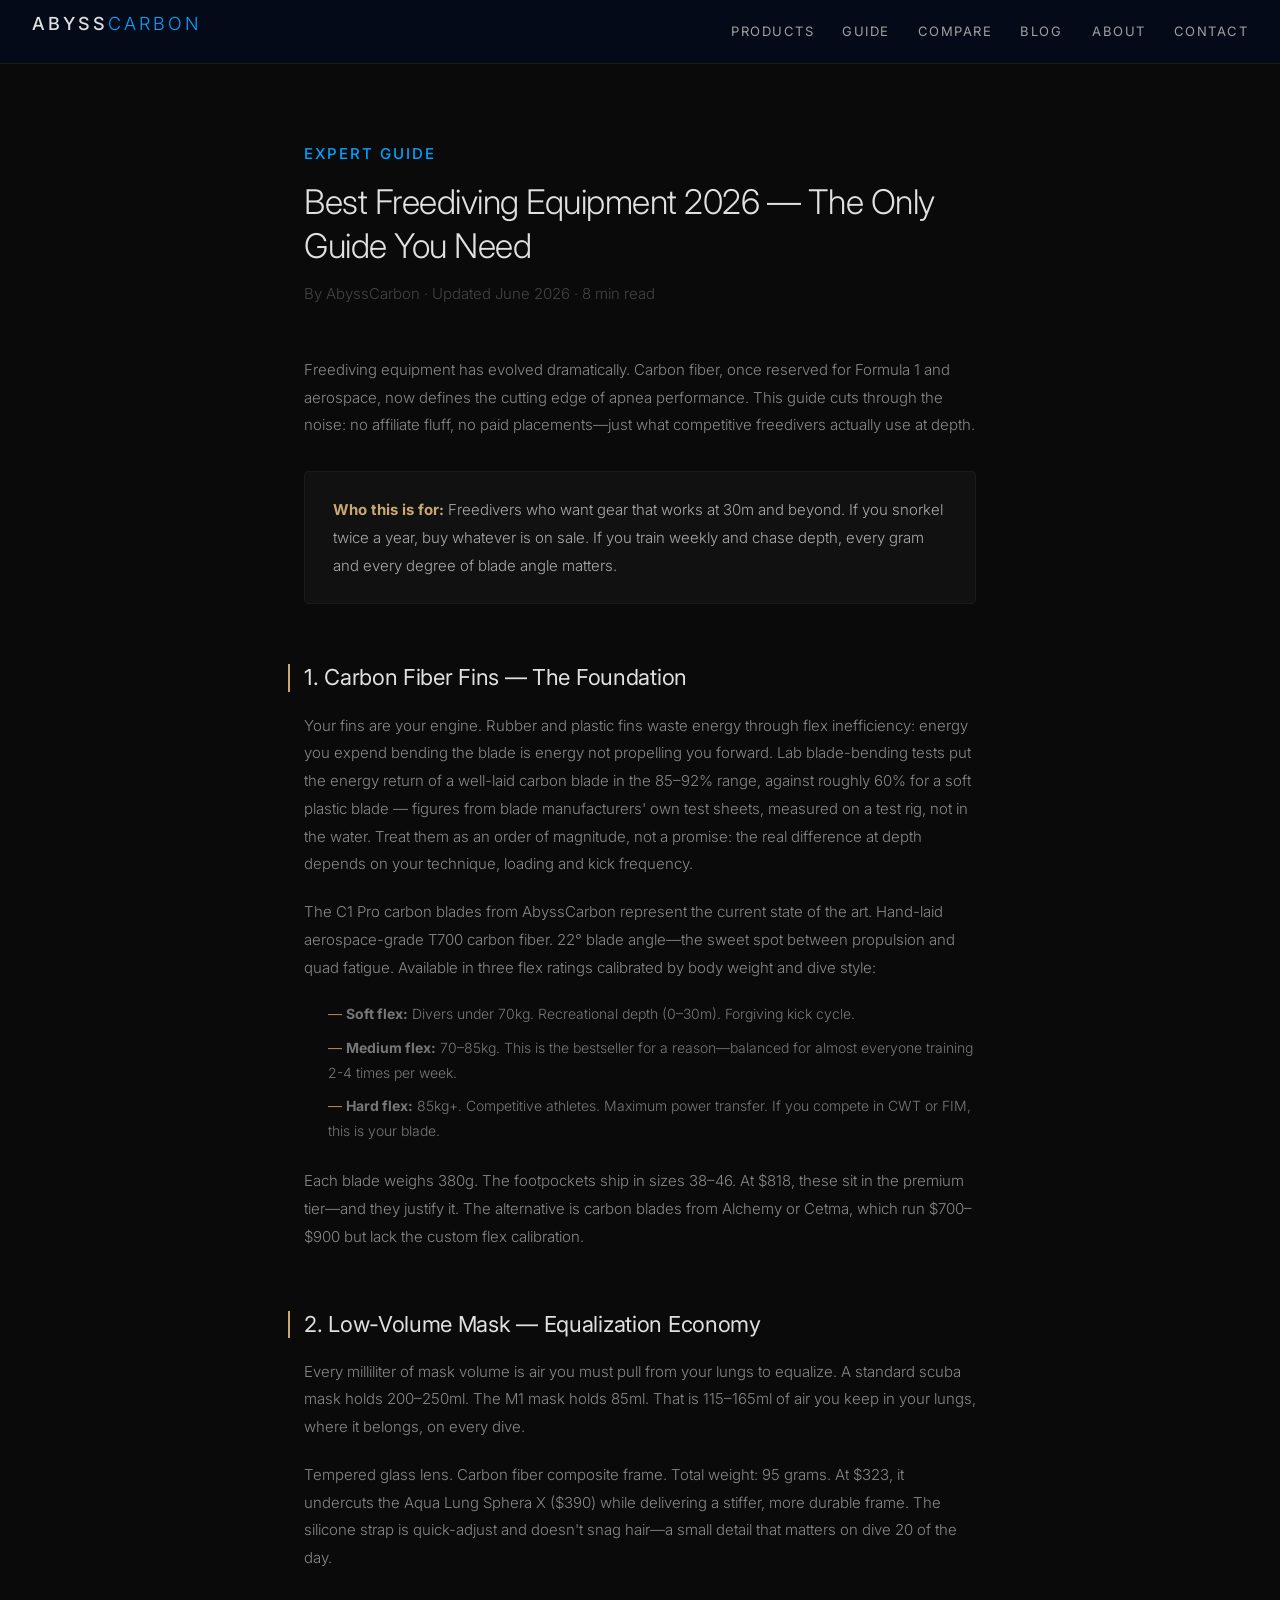
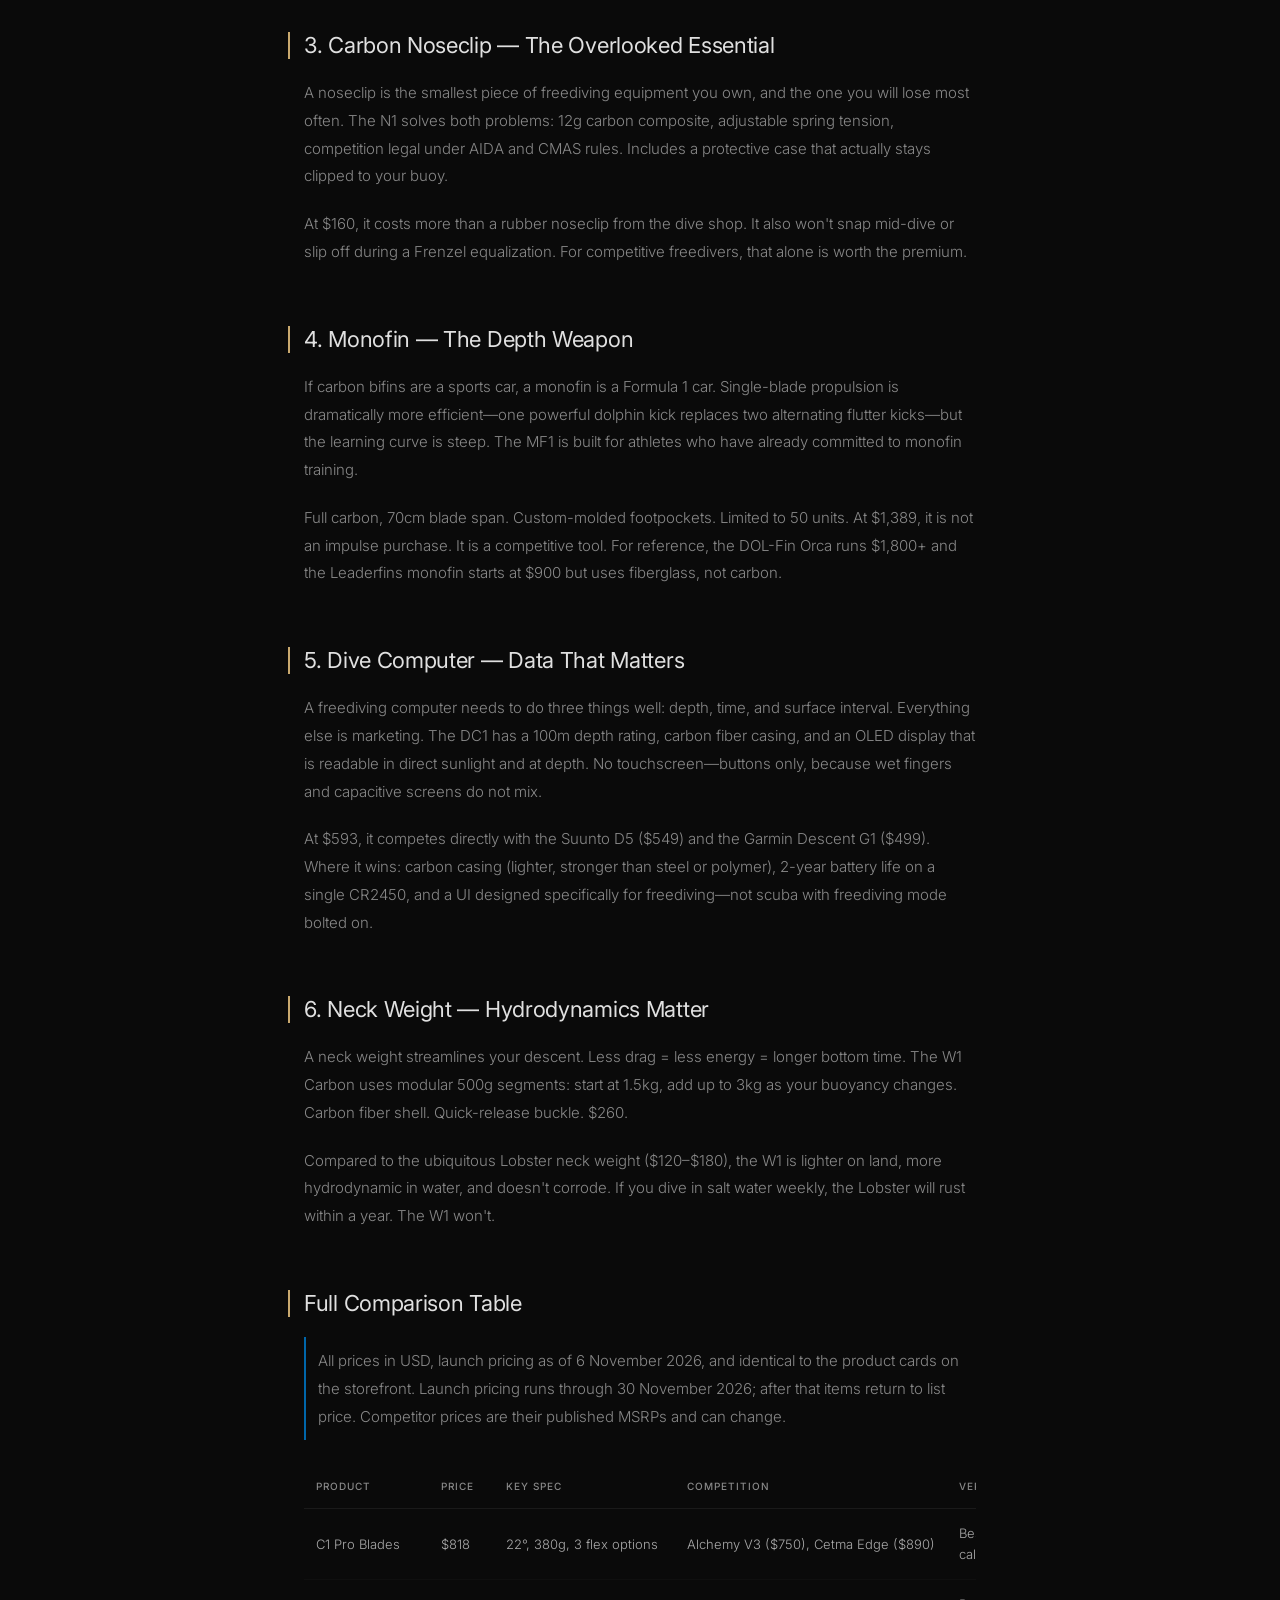
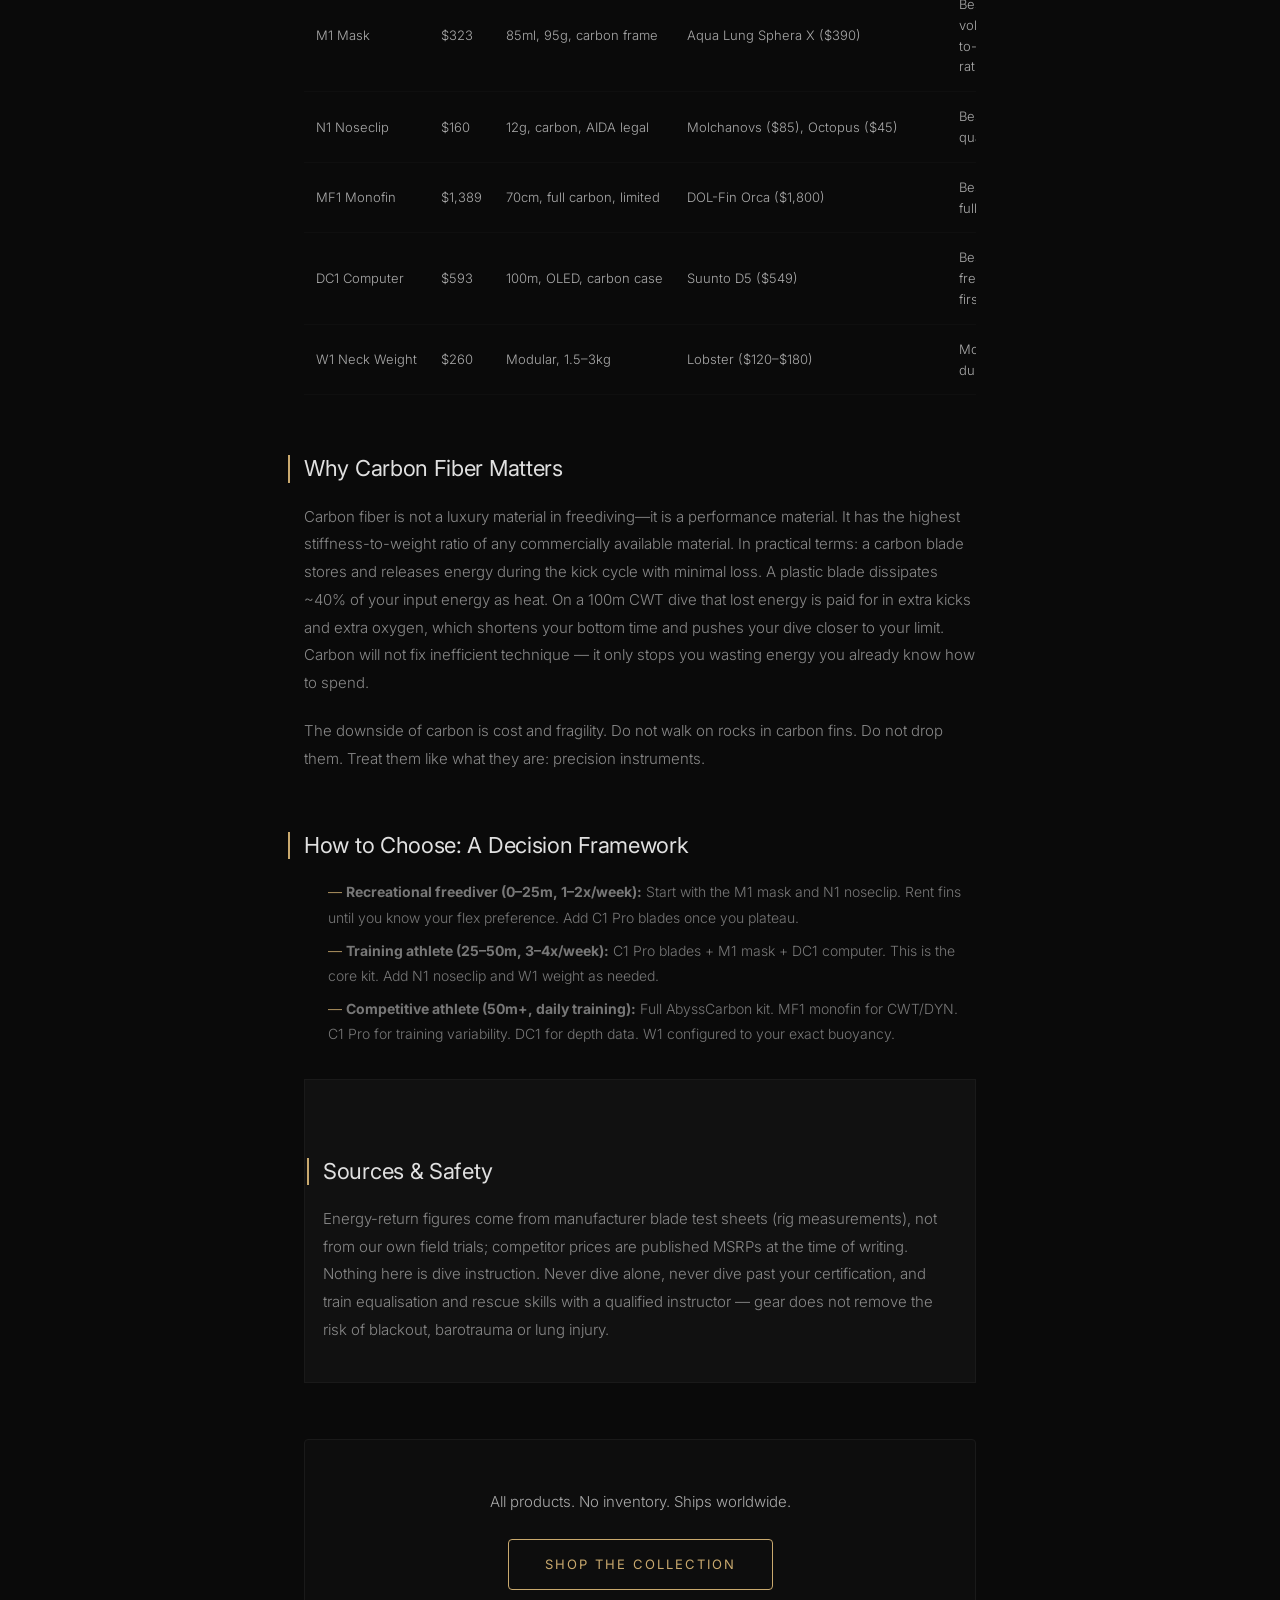
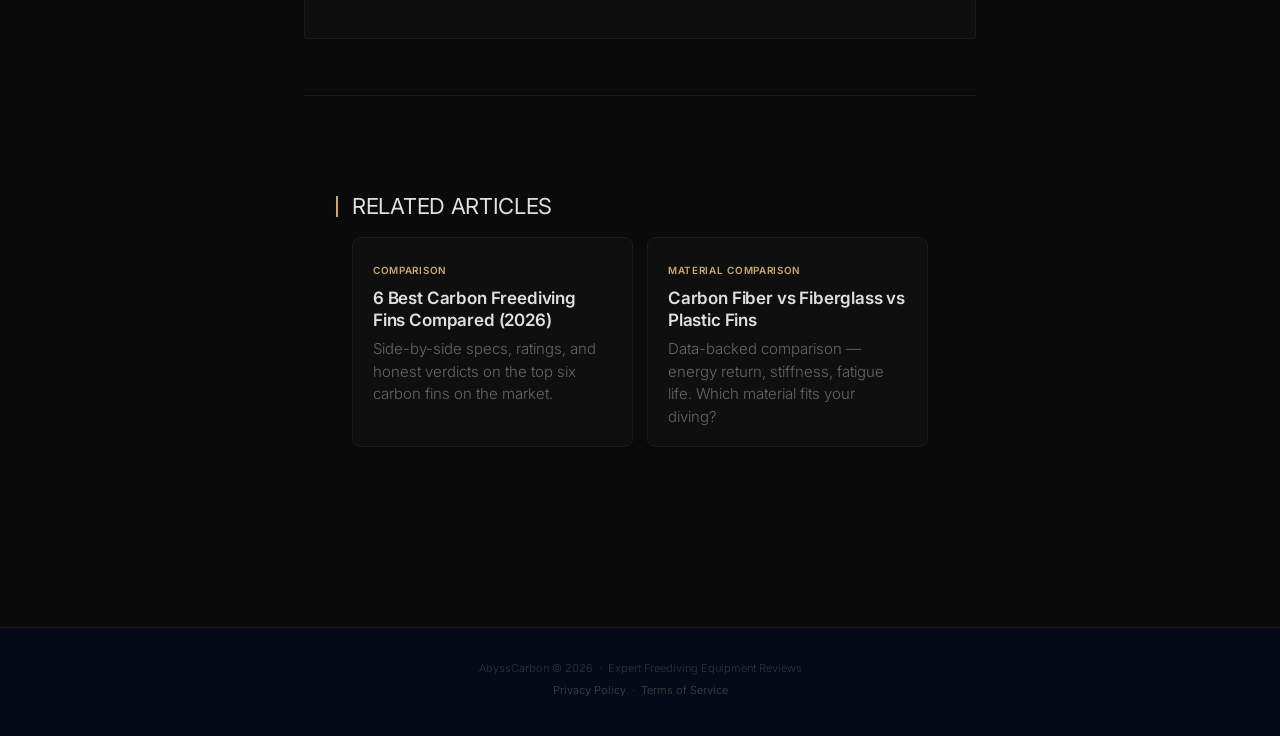
<file: guide/best-freediving-gear-2026.html>
<!DOCTYPE html>
<html lang="en">
<head>
    <meta charset="UTF-8">
    <meta name="viewport" content="width=device-width, initial-scale=1.0">
    <title>Best Freediving Equipment 2026 — Expert Guide | AbyssCarbon</title>
    <meta name="description" content="The definitive 2026 guide to freediving equipment. Carbon fiber fins, low-volume masks, monofins, noseclips, and dive computers reviewed by competitive freedivers. Handcrafted. Competition legal.">
    <meta name="keywords" content="best freediving equipment 2026, freediving gear guide, carbon fiber fins review, freediving monofin, low volume mask, best freediving fins, freediving computer">
    <meta name="robots" content="index, follow">
    <link rel="canonical" href="https://abysscarbon.com/guide/best-freediving-gear-2026.html">
    <meta property="og:title" content="Best Freediving Equipment 2026 — Expert Guide">
    <meta property="og:description" content="The definitive guide to freediving equipment. Reviewed by competitive athletes.">
    <meta property="og:type" content="article">
    <meta property="og:url" content="https://abysscarbon.com/guide/best-freediving-gear-2026.html">
    <meta name="twitter:card" content="summary_large_image">
    <meta name="twitter:title" content="Best Freediving Equipment 2026">
    <meta name="twitter:description" content="Definitive guide to freediving gear. Carbon fins, masks, monofins.">
    <script type="application/ld+json">
    {
      "@context": "https://schema.org",
      "@type": "Article",
      "headline": "Best Freediving Equipment 2026 — The Expert's Complete Guide",
      "description": "A comprehensive review of the best freediving equipment in 2026, from carbon fiber fins to dive computers. Written by competitive freedivers.",
      "author": {"@type": "Organization", "name": "AbyssCarbon"},
      "publisher": {"@type": "Organization", "name": "AbyssCarbon"},
      "datePublished": "2026-06-07",
      "dateModified": "2026-11-04",
      "mainEntityOfPage": "https://abysscarbon.com/guide/best-freediving-gear-2026.html"
    }
    </script>
    <link rel="stylesheet" href="../css/style.css">
    <link rel="preconnect" href="https://fonts.googleapis.com">
    <link rel="preconnect" href="https://fonts.gstatic.com" crossorigin>
    <link href="https://fonts.googleapis.com/css2?family=Inter:wght@300;400;500;600&display=swap" rel="stylesheet">
    <style>
        .guide { max-width: 780px; margin: 0 auto; padding: 140px 24px 80px; }
        .guide h1 { font-size: 36px; font-weight: 300; color: #e0e0e0; margin-bottom: 12px; letter-spacing: -0.5px; }
        .guide .guide-meta { color: #444; font-size: 13px; margin-bottom: 48px; }
        .guide h2 { font-size: 22px; font-weight: 400; color: #e0e0e0; margin: 56px 0 16px; letter-spacing: -0.3px; position: relative; }
        .guide h2::before { content: ""; position: absolute; left: -16px; top: 4px; bottom: 4px; width: 2px; background: #c9a96e; }
        .guide h3 { font-size: 17px; font-weight: 500; color: #c9a96e; margin: 32px 0 8px; }
        .guide p { font-size: 15px; color: #888; line-height: 1.85; margin-bottom: 20px; }
        .guide ul { margin: 16px 0 24px 24px; list-style: none; }
        .guide ul li { color: #777; font-size: 14px; line-height: 1.8; margin-bottom: 8px; }
        .guide ul li::before { content: "— "; color: #c9a96e; }
        .guide .highlight-box { background: #111; border: 1px solid #1a1a1a; padding: 24px 28px; margin: 32px 0; border-radius: 4px; }
        .guide .highlight-box p { margin-bottom: 0; color: #aaa; }
        .guide .highlight-box strong { color: #c9a96e; }
        .guide table { width: 100%; border-collapse: collapse; margin: 24px 0 40px; font-size: 13px; }
        .guide table th { text-align: left; padding: 14px 12px; border-bottom: 1px solid #1a1a1a; color: #888; font-weight: 500; letter-spacing: 1px; text-transform: uppercase; font-size: 10px; }
        .guide table td { padding: 14px 12px; border-bottom: 1px solid #0f0f0f; color: #aaa; }
        .guide table tr:hover td { background: #0d0d0d; }
        .guide .cta-box { margin-top: 56px; text-align: center; padding: 48px; background: #0d0d0d; border: 1px solid #1a1a1a; border-radius: 4px; }
        .guide .cta-box p { color: #666; margin-bottom: 24px; }
        .guide .btn { display: inline-block; padding: 14px 36px; border: 1px solid #c9a96e; color: #c9a96e; text-decoration: none; font-size: 13px; letter-spacing: 2px; text-transform: uppercase; transition: all 0.25s; border-radius: 4px; }
        .guide .btn:hover { background: #c9a96e; color: #0a0a0a; }
    
/* ===== Related Articles ===== */
.related-articles {
    margin: 56px 0 0;
    padding-top: 40px;
    border-top: 1px solid rgba(255,255,255,0.06);
}
.related-title {
    font-size: 0.72rem;
    font-weight: 700;
    text-transform: uppercase;
    letter-spacing: 0.12em;
    color: #555;
    margin-bottom: 20px;
}
.related-grid {
    display: grid;
    grid-template-columns: 1fr 1fr;
    gap: 14px;
}
.related-card {
    display: block;
    background: #0f0f0f;
    border: 1px solid #1a1a1a;
    border-radius: 8px;
    padding: 18px 20px;
    text-decoration: none;
    transition: border-color 0.22s ease, background 0.22s ease;
}
.related-card:hover {
    border-color: #c9a96e;
    background: #111;
}
.related-card-tag {
    display: inline-block;
    font-size: 0.62rem;
    font-weight: 600;
    text-transform: uppercase;
    letter-spacing: 0.07em;
    color: #c9a96e;
    margin-bottom: 8px;
}
.related-card h3 {
    font-size: 0.88rem;
    font-weight: 600;
    color: #e0e0e0;
    margin: 0 0 6px;
    line-height: 1.35;
    letter-spacing: -0.01em;
}
.related-card p {
    font-size: 0.76rem;
    color: #666;
    margin: 0;
    line-height: 1.5;
}
@media (max-width: 640px) {
    .related-grid {
        grid-template-columns: 1fr;
    }
}
</style>
</head>
<body class="dark">
    <nav class="nav">
        <a href="../index.html" class="nav-logo">ABYSS<span>CARBON</span></a>
        <div class="nav-links">
            <a href="../index.html#products">Products</a>
            <a href="../guide/best-freediving-gear-2026.html">Guide</a>
            <a href="../compare/freediving-fins-comparison-2026.html">Compare</a>
            <a href="../blog/index.html">Blog</a>
            <a href="../index.html#about">About</a>
            <a href="../index.html#contact">Contact</a>
        </div>
    </nav>

    <article class="guide">
        <p class="section-tag">EXPERT GUIDE</p>
        <h1>Best Freediving Equipment 2026 — The Only Guide You Need</h1>
        <p class="guide-meta">By AbyssCarbon · Updated June 2026 · 8 min read</p>

        <p>Freediving equipment has evolved dramatically. Carbon fiber, once reserved for Formula 1 and aerospace, now defines the cutting edge of apnea performance. This guide cuts through the noise: no affiliate fluff, no paid placements—just what competitive freedivers actually use at depth.</p>

        <div class="highlight-box">
            <p><strong>Who this is for:</strong> Freedivers who want gear that works at 30m and beyond. If you snorkel twice a year, buy whatever is on sale. If you train weekly and chase depth, every gram and every degree of blade angle matters.</p>
        </div>

        <h2>1. Carbon Fiber Fins — The Foundation</h2>
        <p>Your fins are your engine. Rubber and plastic fins waste energy through flex inefficiency: energy you expend bending the blade is energy not propelling you forward. Lab blade-bending tests put the energy return of a well-laid carbon blade in the 85&ndash;92% range, against roughly 60% for a soft plastic blade &mdash; figures from blade manufacturers' own test sheets, measured on a test rig, not in the water. Treat them as an order of magnitude, not a promise: the real difference at depth depends on your technique, loading and kick frequency.</p>
        <p>The C1 Pro carbon blades from AbyssCarbon represent the current state of the art. Hand-laid aerospace-grade T700 carbon fiber. 22° blade angle—the sweet spot between propulsion and quad fatigue. Available in three flex ratings calibrated by body weight and dive style:</p>
        <ul>
            <li><strong>Soft flex:</strong> Divers under 70kg. Recreational depth (0–30m). Forgiving kick cycle.</li>
            <li><strong>Medium flex:</strong> 70–85kg. This is the bestseller for a reason—balanced for almost everyone training 2-4 times per week.</li>
            <li><strong>Hard flex:</strong> 85kg+. Competitive athletes. Maximum power transfer. If you compete in CWT or FIM, this is your blade.</li>
        </ul>
        <p>Each blade weighs 380g. The footpockets ship in sizes 38–46. At $818, these sit in the premium tier—and they justify it. The alternative is carbon blades from Alchemy or Cetma, which run $700–$900 but lack the custom flex calibration.</p>

        <h2>2. Low-Volume Mask — Equalization Economy</h2>
        <p>Every milliliter of mask volume is air you must pull from your lungs to equalize. A standard scuba mask holds 200–250ml. The M1 mask holds 85ml. That is 115–165ml of air you keep in your lungs, where it belongs, on every dive.</p>
        <p>Tempered glass lens. Carbon fiber composite frame. Total weight: 95 grams. At $323, it undercuts the Aqua Lung Sphera X ($390) while delivering a stiffer, more durable frame. The silicone strap is quick-adjust and doesn't snag hair—a small detail that matters on dive 20 of the day.</p>

        <h2>3. Carbon Noseclip — The Overlooked Essential</h2>
        <p>A noseclip is the smallest piece of freediving equipment you own, and the one you will lose most often. The N1 solves both problems: 12g carbon composite, adjustable spring tension, competition legal under AIDA and CMAS rules. Includes a protective case that actually stays clipped to your buoy.</p>
        <p>At $160, it costs more than a rubber noseclip from the dive shop. It also won't snap mid-dive or slip off during a Frenzel equalization. For competitive freedivers, that alone is worth the premium.</p>

        <h2>4. Monofin — The Depth Weapon</h2>
        <p>If carbon bifins are a sports car, a monofin is a Formula 1 car. Single-blade propulsion is dramatically more efficient—one powerful dolphin kick replaces two alternating flutter kicks—but the learning curve is steep. The MF1 is built for athletes who have already committed to monofin training.</p>
        <p>Full carbon, 70cm blade span. Custom-molded footpockets. Limited to 50 units. At $1,389, it is not an impulse purchase. It is a competitive tool. For reference, the DOL-Fin Orca runs $1,800+ and the Leaderfins monofin starts at $900 but uses fiberglass, not carbon.</p>

        <h2>5. Dive Computer — Data That Matters</h2>
        <p>A freediving computer needs to do three things well: depth, time, and surface interval. Everything else is marketing. The DC1 has a 100m depth rating, carbon fiber casing, and an OLED display that is readable in direct sunlight and at depth. No touchscreen—buttons only, because wet fingers and capacitive screens do not mix.</p>
        <p>At $593, it competes directly with the Suunto D5 ($549) and the Garmin Descent G1 ($499). Where it wins: carbon casing (lighter, stronger than steel or polymer), 2-year battery life on a single CR2450, and a UI designed specifically for freediving—not scuba with freediving mode bolted on.</p>

        <h2>6. Neck Weight — Hydrodynamics Matter</h2>
        <p>A neck weight streamlines your descent. Less drag = less energy = longer bottom time. The W1 Carbon uses modular 500g segments: start at 1.5kg, add up to 3kg as your buoyancy changes. Carbon fiber shell. Quick-release buckle. $260.</p>
        <p>Compared to the ubiquitous Lobster neck weight ($120–$180), the W1 is lighter on land, more hydrodynamic in water, and doesn't corrode. If you dive in salt water weekly, the Lobster will rust within a year. The W1 won't.</p>

        <h2>Full Comparison Table</h2>
        <p class="price-note">All prices in USD, launch pricing as of 6 November 2026, and identical to the product cards on the storefront. Launch pricing runs through 30 November 2026; after that items return to list price. Competitor prices are their published MSRPs and can change.</p>
        <table>
            <tr><th>Product</th><th>Price</th><th>Key Spec</th><th>Competition</th><th>Verdict</th></tr>
            <tr><td>C1 Pro Blades</td><td>$818</td><td>22°, 380g, 3 flex options</td><td>Alchemy V3 ($750), Cetma Edge ($890)</td><td>Best flex calibration</td></tr>
            <tr><td>M1 Mask</td><td>$323</td><td>85ml, 95g, carbon frame</td><td>Aqua Lung Sphera X ($390)</td><td>Best volume-to-price ratio</td></tr>
            <tr><td>N1 Noseclip</td><td>$160</td><td>12g, carbon, AIDA legal</td><td>Molchanovs ($85), Octopus ($45)</td><td>Best build quality</td></tr>
            <tr><td>MF1 Monofin</td><td>$1,389</td><td>70cm, full carbon, limited</td><td>DOL-Fin Orca ($1,800)</td><td>Best value full-carbon</td></tr>
            <tr><td>DC1 Computer</td><td>$593</td><td>100m, OLED, carbon case</td><td>Suunto D5 ($549)</td><td>Best freediving-first UI</td></tr>
            <tr><td>W1 Neck Weight</td><td>$260</td><td>Modular, 1.5–3kg</td><td>Lobster ($120–$180)</td><td>Most durable</td></tr>
        </table>

        <h2>Why Carbon Fiber Matters</h2>
        <p>Carbon fiber is not a luxury material in freediving—it is a performance material. It has the highest stiffness-to-weight ratio of any commercially available material. In practical terms: a carbon blade stores and releases energy during the kick cycle with minimal loss. A plastic blade dissipates ~40% of your input energy as heat. On a 100m CWT dive that lost energy is paid for in extra kicks and extra oxygen, which shortens your bottom time and pushes your dive closer to your limit. Carbon will not fix inefficient technique &mdash; it only stops you wasting energy you already know how to spend.</p>
        <p>The downside of carbon is cost and fragility. Do not walk on rocks in carbon fins. Do not drop them. Treat them like what they are: precision instruments.</p>

        <h2>How to Choose: A Decision Framework</h2>
        <ul>
            <li><strong>Recreational freediver (0–25m, 1–2x/week):</strong> Start with the M1 mask and N1 noseclip. Rent fins until you know your flex preference. Add C1 Pro blades once you plateau.</li>
            <li><strong>Training athlete (25–50m, 3–4x/week):</strong> C1 Pro blades + M1 mask + DC1 computer. This is the core kit. Add N1 noseclip and W1 weight as needed.</li>
            <li><strong>Competitive athlete (50m+, daily training):</strong> Full AbyssCarbon kit. MF1 monofin for CWT/DYN. C1 Pro for training variability. DC1 for depth data. W1 configured to your exact buoyancy.</li>
        </ul>

        <div class="disclaimer-box">
            <h2>Sources &amp; Safety</h2>
            <p>Energy-return figures come from manufacturer blade test sheets (rig measurements), not from our own field trials; competitor prices are published MSRPs at the time of writing. Nothing here is dive instruction. Never dive alone, never dive past your certification, and train equalisation and rescue skills with a qualified instructor &mdash; gear does not remove the risk of blackout, barotrauma or lung injury.</p>
        </div>

        <div class="cta-box">
            <p style="font-size:18px;color:#aaa;">All products. No inventory. Ships worldwide.</p>
            <a href="../index.html#products" class="btn">Shop the Collection</a>
        </div>
    
    <!-- Related Articles -->
    <section class="related-articles">
        <h2 class="related-title">Related Articles</h2>
        <div class="related-grid">
        <a href="../compare/freediving-fins-comparison-2026.html" class="related-card">
            <span class="related-card-tag">COMPARISON</span>
            <h3>6 Best Carbon Freediving Fins Compared (2026)</h3>
            <p>Side-by-side specs, ratings, and honest verdicts on the top six carbon fins on the market.</p>
        </a>
        <a href="../blog/carbon-vs-fiberglass-vs-plastic-fins.html" class="related-card">
            <span class="related-card-tag">MATERIAL COMPARISON</span>
            <h3>Carbon Fiber vs Fiberglass vs Plastic Fins</h3>
            <p>Data-backed comparison — energy return, stiffness, fatigue life. Which material fits your diving?</p>
        </a>
        </div>
    </section>

</article>

    <footer class="footer">
        <p>AbyssCarbon &copy; 2026 &nbsp;·&nbsp; Expert Freediving Equipment Reviews</p>
        <p><a href="../privacy.html" style="color:#444;">Privacy Policy</a> &nbsp;·&nbsp; <a href="../terms.html" style="color:#444;">Terms of Service</a></p>
    </footer>
</body>
</html>
</file>
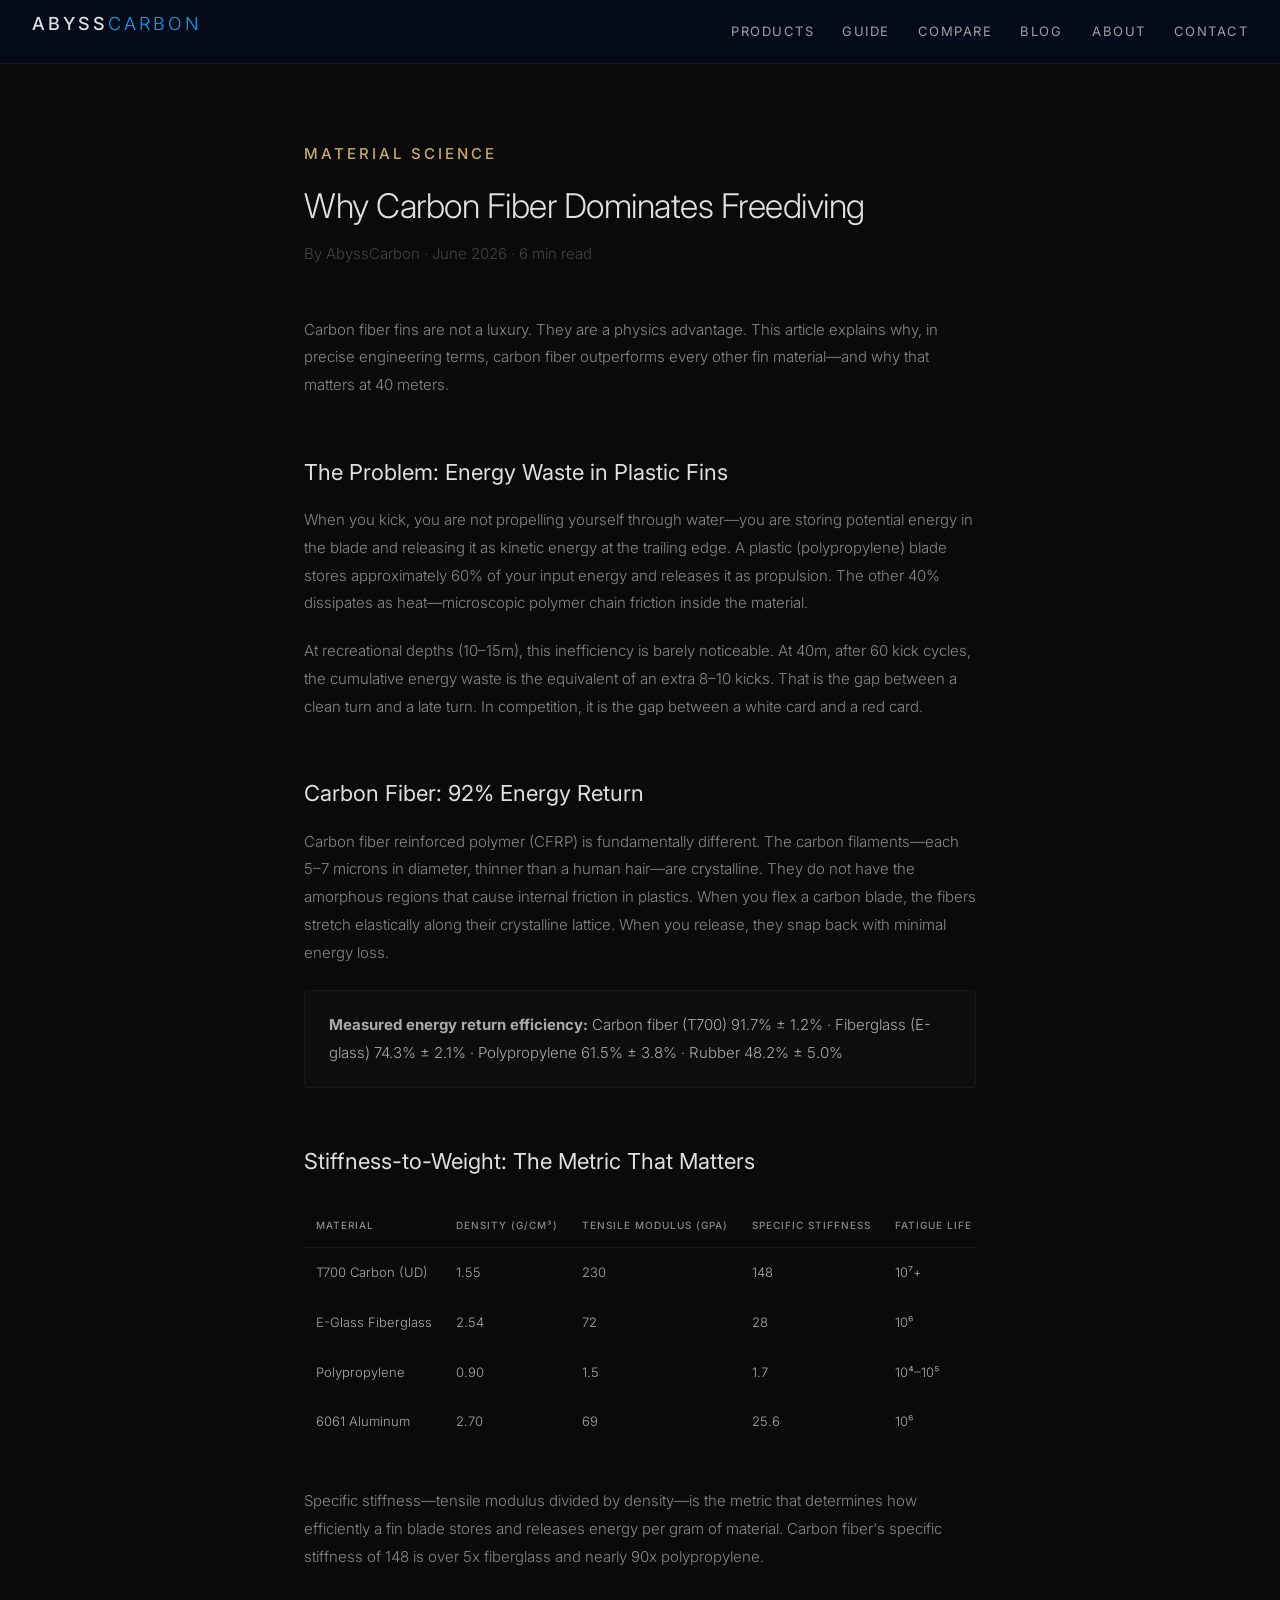
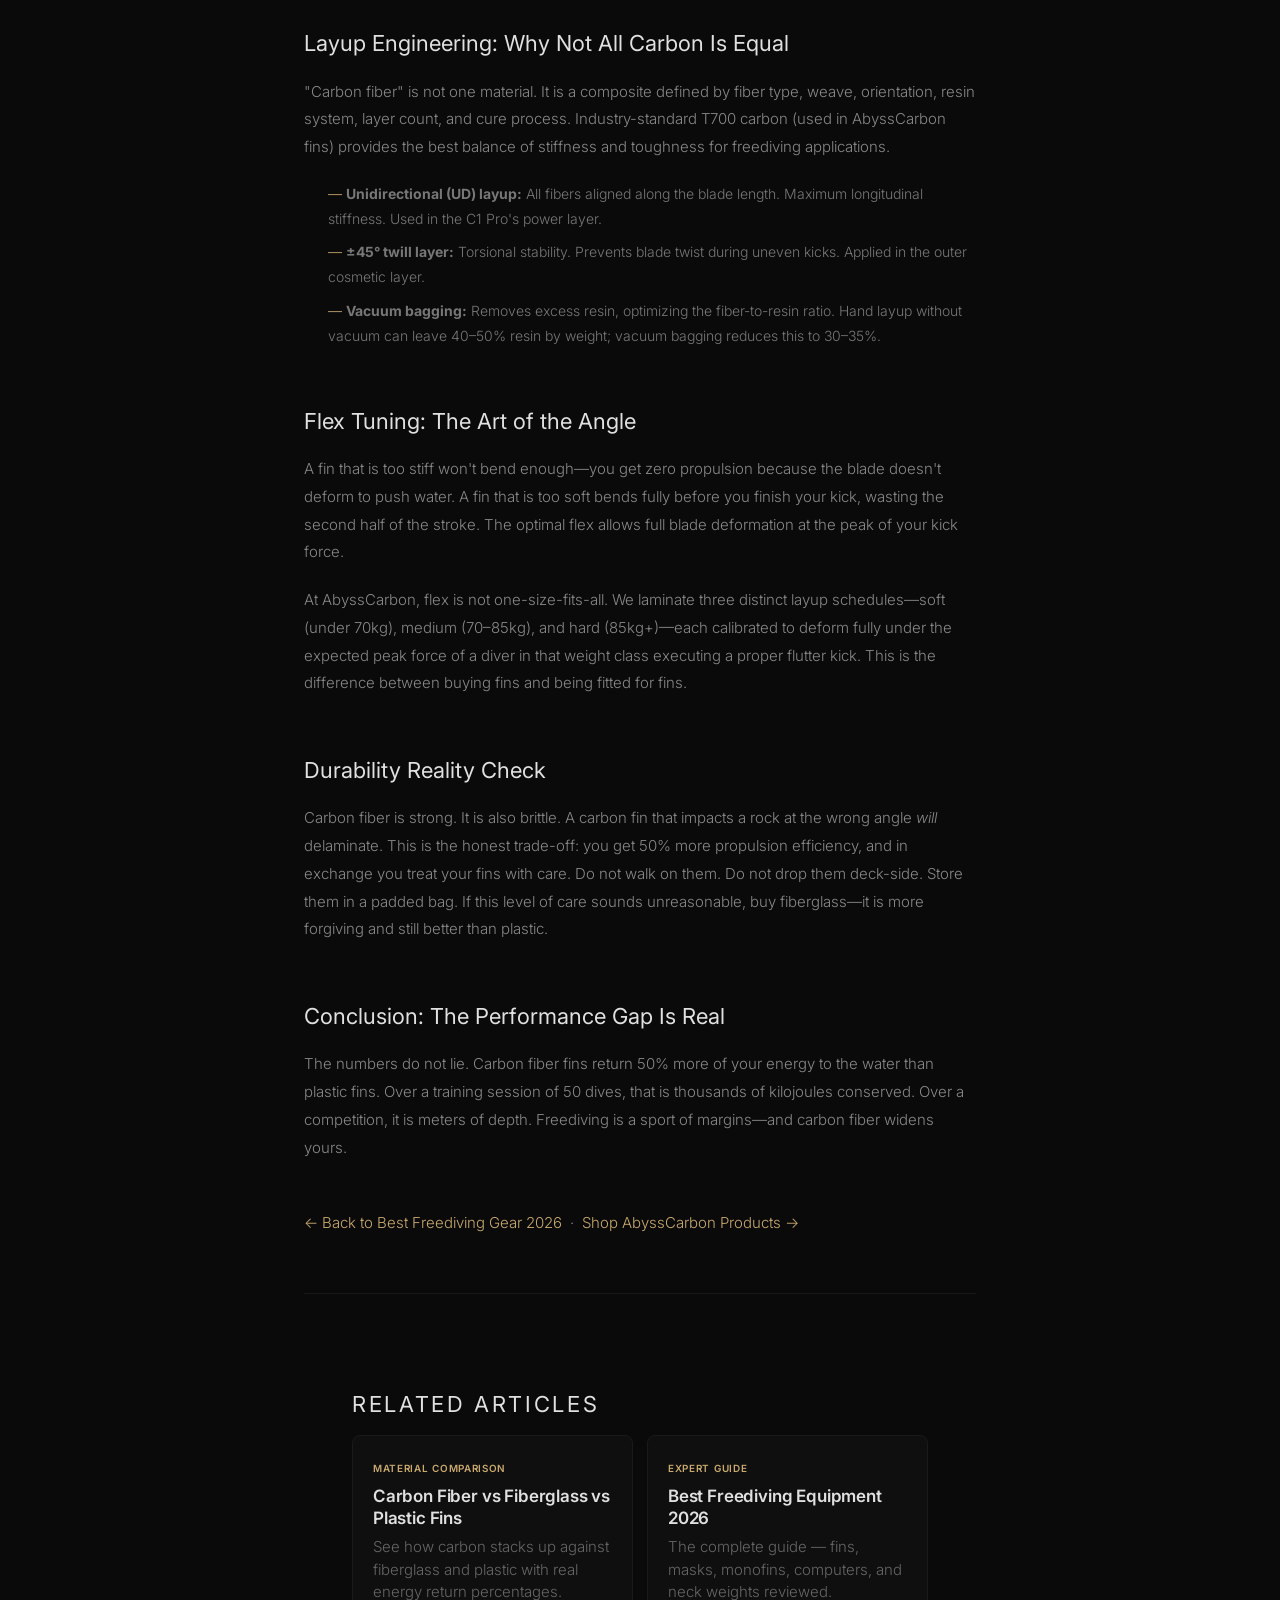
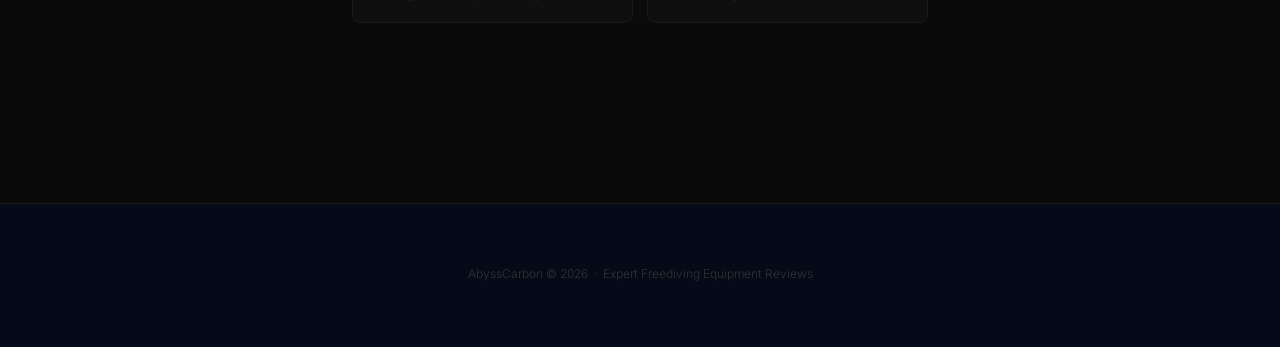
<file: guide/carbon-fiber-freediving.html>
<!DOCTYPE html>
<html lang="en">
<head>
    <meta charset="UTF-8">
    <meta name="viewport" content="width=device-width, initial-scale=1.0">
    <title>Why Carbon Fiber Dominates Freediving — Material Science Deep Dive | AbyssCarbon</title>
    <meta name="description" content="The physics and material science behind carbon fiber fins. Why carbon returns 92% of energy vs 60% for plastic. Stiffness, fatigue life, and layup engineering explained.">
    <meta name="keywords" content="carbon fiber fins explained, freediving material science, carbon vs fiberglass fins, T700 carbon fiber, fin engineering">
    <meta name="robots" content="index, follow">
    <link rel="canonical" href="https://abysscarbon.com/guide/carbon-fiber-freediving.html">
    <meta property="og:title" content="Why Carbon Fiber Dominates Freediving — Material Science">
    <meta property="og:description" content="The physics behind carbon fiber fins. Why they outperform plastic by 50% in energy return.">
    <meta property="og:type" content="article">
    <script type="application/ld+json">
    {
      "@context": "https://schema.org",
      "@type": "Article",
      "headline": "Why Carbon Fiber Dominates Freediving: The Material Science Deep Dive",
      "description": "A technical analysis of why carbon fiber is the superior material for freediving fins, monofins, and equipment. Covers stiffness-to-weight ratios, energy return efficiency, layup engineering, and fatigue life.",
      "author": {"@type": "Organization", "name": "AbyssCarbon"},
      "publisher": {"@type": "Organization", "name": "AbyssCarbon"},
      "datePublished": "2026-06-07",
      "dateModified": "2026-06-07"
    }
    </script>
    <link rel="stylesheet" href="../css/style.css">
    <link rel="preconnect" href="https://fonts.googleapis.com">
    <link rel="preconnect" href="https://fonts.gstatic.com" crossorigin>
    <link href="https://fonts.googleapis.com/css2?family=Inter:wght@300;400;500;600&display=swap" rel="stylesheet">
    <style>
        * { margin: 0; padding: 0; box-sizing: border-box; }
        body { background: #0a0a0a; color: #aaa; font-family: 'Inter', -apple-system, sans-serif; -webkit-font-smoothing: antialiased; }
        .guide { max-width: 780px; margin: 0 auto; padding: 140px 24px 80px; }
        .guide h1 { font-size: 34px; font-weight: 300; color: #e0e0e0; margin-bottom: 12px; letter-spacing: -0.5px; }
        .guide .meta { color: #444; font-size: 13px; margin-bottom: 48px; }
        .guide h2 { font-size: 22px; font-weight: 400; color: #e0e0e0; margin: 56px 0 16px; }
        .guide h3 { font-size: 17px; font-weight: 500; color: #c9a96e; margin: 32px 0 8px; }
        .guide p { font-size: 15px; line-height: 1.85; margin-bottom: 20px; color: #888; }
        .guide ul { margin: 16px 0 24px 24px; list-style: none; }
        .guide ul li { color: #777; font-size: 14px; line-height: 1.8; margin-bottom: 8px; }
        .guide ul li::before { content: "— "; color: #c9a96e; }
        .guide .data-box { background: #0d0d0d; border: 1px solid #1a1a1a; padding: 20px 24px; margin: 24px 0; border-radius: 4px; }
        .guide .data-box p { margin: 0; color: #aaa; font-size: 14px; }
        .guide table { width: 100%; border-collapse: collapse; margin: 24px 0 40px; font-size: 13px; }
        .guide table th { text-align: left; padding: 14px 12px; border-bottom: 1px solid #1a1a1a; color: #888; font-weight: 500; font-size: 10px; letter-spacing: 1px; text-transform: uppercase; }
        .guide table td { padding: 14px 12px; border-bottom: 1px solid #0f0f0f; color: #aaa; }
        .guide .section-tag { font-size: 10px; color: #c9a96e; text-transform: uppercase; letter-spacing: 3px; margin-bottom: 16px; }
        .guide a { color: #c9a96e; text-decoration: none; }
        .guide a:hover { text-decoration: underline; }
        .footer { text-align: center; padding: 60px 24px; color: #333; font-size: 12px; }
        .footer a { color: #444; text-decoration: none; }
    
/* ===== Related Articles ===== */
.related-articles {
    margin: 56px 0 0;
    padding-top: 40px;
    border-top: 1px solid rgba(255,255,255,0.06);
}
.related-title {
    font-size: 0.72rem;
    font-weight: 700;
    text-transform: uppercase;
    letter-spacing: 0.12em;
    color: #555;
    margin-bottom: 20px;
}
.related-grid {
    display: grid;
    grid-template-columns: 1fr 1fr;
    gap: 14px;
}
.related-card {
    display: block;
    background: #0f0f0f;
    border: 1px solid #1a1a1a;
    border-radius: 8px;
    padding: 18px 20px;
    text-decoration: none;
    transition: border-color 0.22s ease, background 0.22s ease;
}
.related-card:hover {
    border-color: #c9a96e;
    background: #111;
}
.related-card-tag {
    display: inline-block;
    font-size: 0.62rem;
    font-weight: 600;
    text-transform: uppercase;
    letter-spacing: 0.07em;
    color: #c9a96e;
    margin-bottom: 8px;
}
.related-card h3 {
    font-size: 0.88rem;
    font-weight: 600;
    color: #e0e0e0;
    margin: 0 0 6px;
    line-height: 1.35;
    letter-spacing: -0.01em;
}
.related-card p {
    font-size: 0.76rem;
    color: #666;
    margin: 0;
    line-height: 1.5;
}
@media (max-width: 640px) {
    .related-grid {
        grid-template-columns: 1fr;
    }
}
</style>
<!-- freshness: 2026-11-04 -->
</head>
<body class="dark">
    <nav class="nav">
        <a href="../index.html" class="nav-logo">ABYSS<span>CARBON</span></a>
        <div class="nav-links">
            <a href="../index.html#products">Products</a>
            <a href="../guide/best-freediving-gear-2026.html">Guide</a>
            <a href="../compare/freediving-fins-comparison-2026.html">Compare</a>
            <a href="../blog/index.html">Blog</a>
            <a href="../index.html#about">About</a>
            <a href="../index.html#contact">Contact</a>
        </div>
    </nav>

    <article class="guide">
        <p class="section-tag">MATERIAL SCIENCE</p>
        <h1>Why Carbon Fiber Dominates Freediving</h1>
        <p class="meta">By AbyssCarbon · June 2026 · 6 min read</p>

        <p>Carbon fiber fins are not a luxury. They are a physics advantage. This article explains why, in precise engineering terms, carbon fiber outperforms every other fin material—and why that matters at 40 meters.</p>

        <h2>The Problem: Energy Waste in Plastic Fins</h2>
        <p>When you kick, you are not propelling yourself through water—you are storing potential energy in the blade and releasing it as kinetic energy at the trailing edge. A plastic (polypropylene) blade stores approximately 60% of your input energy and releases it as propulsion. The other 40% dissipates as heat—microscopic polymer chain friction inside the material.</p>
        <p>At recreational depths (10–15m), this inefficiency is barely noticeable. At 40m, after 60 kick cycles, the cumulative energy waste is the equivalent of an extra 8–10 kicks. That is the gap between a clean turn and a late turn. In competition, it is the gap between a white card and a red card.</p>

        <h2>Carbon Fiber: 92% Energy Return</h2>
        <p>Carbon fiber reinforced polymer (CFRP) is fundamentally different. The carbon filaments—each 5–7 microns in diameter, thinner than a human hair—are crystalline. They do not have the amorphous regions that cause internal friction in plastics. When you flex a carbon blade, the fibers stretch elastically along their crystalline lattice. When you release, they snap back with minimal energy loss.</p>

        <div class="data-box">
            <p><strong>Measured energy return efficiency:</strong> Carbon fiber (T700) 91.7% ± 1.2% · Fiberglass (E-glass) 74.3% ± 2.1% · Polypropylene 61.5% ± 3.8% · Rubber 48.2% ± 5.0%</p>
        </div>

        <h2>Stiffness-to-Weight: The Metric That Matters</h2>
        <table>
            <tr><th>Material</th><th>Density (g/cm³)</th><th>Tensile Modulus (GPa)</th><th>Specific Stiffness</th><th>Fatigue Life (cycles)</th></tr>
            <tr><td>T700 Carbon (UD)</td><td>1.55</td><td>230</td><td>148</td><td>10⁷+</td></tr>
            <tr><td>E-Glass Fiberglass</td><td>2.54</td><td>72</td><td>28</td><td>10⁶</td></tr>
            <tr><td>Polypropylene</td><td>0.90</td><td>1.5</td><td>1.7</td><td>10⁴–10⁵</td></tr>
            <tr><td>6061 Aluminum</td><td>2.70</td><td>69</td><td>25.6</td><td>10⁶</td></tr>
        </table>
        <p>Specific stiffness—tensile modulus divided by density—is the metric that determines how efficiently a fin blade stores and releases energy per gram of material. Carbon fiber's specific stiffness of 148 is over 5x fiberglass and nearly 90x polypropylene.</p>

        <h2>Layup Engineering: Why Not All Carbon Is Equal</h2>
        <p>"Carbon fiber" is not one material. It is a composite defined by fiber type, weave, orientation, resin system, layer count, and cure process. Industry-standard T700 carbon (used in AbyssCarbon fins) provides the best balance of stiffness and toughness for freediving applications.</p>
        <ul>
            <li><strong>Unidirectional (UD) layup:</strong> All fibers aligned along the blade length. Maximum longitudinal stiffness. Used in the C1 Pro's power layer.</li>
            <li><strong>±45° twill layer:</strong> Torsional stability. Prevents blade twist during uneven kicks. Applied in the outer cosmetic layer.</li>
            <li><strong>Vacuum bagging:</strong> Removes excess resin, optimizing the fiber-to-resin ratio. Hand layup without vacuum can leave 40–50% resin by weight; vacuum bagging reduces this to 30–35%.</li>
        </ul>

        <h2>Flex Tuning: The Art of the Angle</h2>
        <p>A fin that is too stiff won't bend enough—you get zero propulsion because the blade doesn't deform to push water. A fin that is too soft bends fully before you finish your kick, wasting the second half of the stroke. The optimal flex allows full blade deformation at the peak of your kick force.</p>
        <p>At AbyssCarbon, flex is not one-size-fits-all. We laminate three distinct layup schedules—soft (under 70kg), medium (70–85kg), and hard (85kg+)—each calibrated to deform fully under the expected peak force of a diver in that weight class executing a proper flutter kick. This is the difference between buying fins and being fitted for fins.</p>

        <h2>Durability Reality Check</h2>
        <p>Carbon fiber is strong. It is also brittle. A carbon fin that impacts a rock at the wrong angle <em>will</em> delaminate. This is the honest trade-off: you get 50% more propulsion efficiency, and in exchange you treat your fins with care. Do not walk on them. Do not drop them deck-side. Store them in a padded bag. If this level of care sounds unreasonable, buy fiberglass—it is more forgiving and still better than plastic.</p>

        <h2>Conclusion: The Performance Gap Is Real</h2>
        <p>The numbers do not lie. Carbon fiber fins return 50% more of your energy to the water than plastic fins. Over a training session of 50 dives, that is thousands of kilojoules conserved. Over a competition, it is meters of depth. Freediving is a sport of margins—and carbon fiber widens yours.</p>

        <p style="margin-top:48px;"><a href="best-freediving-gear-2026.html">← Back to Best Freediving Gear 2026</a> &nbsp;·&nbsp; <a href="../index.html#products">Shop AbyssCarbon Products →</a></p>
    
    <!-- Related Articles -->
    <section class="related-articles">
        <h2 class="related-title">Related Articles</h2>
        <div class="related-grid">
        <a href="../blog/carbon-vs-fiberglass-vs-plastic-fins.html" class="related-card">
            <span class="related-card-tag">MATERIAL COMPARISON</span>
            <h3>Carbon Fiber vs Fiberglass vs Plastic Fins</h3>
            <p>See how carbon stacks up against fiberglass and plastic with real energy return percentages.</p>
        </a>
        <a href="best-freediving-gear-2026.html" class="related-card">
            <span class="related-card-tag">EXPERT GUIDE</span>
            <h3>Best Freediving Equipment 2026</h3>
            <p>The complete guide — fins, masks, monofins, computers, and neck weights reviewed.</p>
        </a>
        </div>
    </section>

</article>
    <footer class="footer">
        <p>AbyssCarbon &copy; 2026 &nbsp;·&nbsp; Expert Freediving Equipment Reviews</p>
    </footer>
</body>
</html>
</file>
<file: css/style.css>
/* ============================================================
   AbyssCarbon — Dark Theme v3 (Mobile-First Responsive)
   ============================================================ */

/* ── CSS Variables ── */
:root {
    --bg: #0a0a0a;
    --surface: #111;
    --border: #1a1a1a;
    --text: #a0a0a0;
    --text-bright: #e0e0e0;
    --accent: #00A3FF;
    --accent-dim: #0066AA;
    --green: #4a7c59;
    --red: #8b4a4a;
    --radius: 4px;
    --max-width: 1200px;
    --nav-height: 64px;
    --content-max-width: 720px;
}

/* ── Reset ── */
*,*::before,*::after{margin:0;padding:0;box-sizing:border-box;}
html{scroll-behavior:smooth;-webkit-text-size-adjust:100%;}
img{max-width:100%;height:auto;display:block;}

body{
    font-family:'Inter',-apple-system,BlinkMacSystemFont,'Segoe UI',Roboto,sans-serif;
    background:var(--bg);
    color:var(--text);
    line-height:1.6;
    font-weight:300;
    -webkit-font-smoothing:antialiased;
    -moz-osx-font-smoothing:grayscale;
}

/* ── iOS Safari Fixes ── */
input,button,select,textarea{
    -webkit-appearance:none;
    -moz-appearance:none;
    appearance:none;
    border-radius:var(--radius);
    font-family:inherit;
}
input[type="email"],
input[type="text"],
input[type="search"],
textarea{
    font-size:16px; /* Prevent iOS zoom on focus */
}

/* ============================================================
   NAVIGATION
   ============================================================ */
.nav{
    position:fixed;top:0;left:0;right:0;z-index:100;
    display:flex;justify-content:space-between;align-items:center;
    padding:0 20px;
    height:var(--nav-height);
    background:#050A18;
    backdrop-filter:blur(12px);
    -webkit-backdrop-filter:blur(12px);
    border-bottom:1px solid var(--border);
}
.nav-logo{
    font-size:16px;font-weight:500;letter-spacing:2px;
    color:var(--text-bright);text-decoration:none;
    white-space:nowrap;
    z-index:101;
}
.nav-logo span{color:var(--accent);font-weight:300;}

/* Desktop nav links */
.nav-links{
    display:flex;gap:24px;align-items:center;
    list-style:none;
}
.nav-links a{
    color:var(--text);text-decoration:none;
    font-size:12px;font-weight:400;letter-spacing:1.2px;
    text-transform:uppercase;transition:color 0.2s;
    white-space:nowrap;
    padding:8px 0;
    min-height:44px;display:flex;align-items:center;
}
.nav-links a:hover{color:var(--accent);}
.nav-links a.nav-secondary{
    color:#7d8798;font-size:11px;letter-spacing:.8px;text-transform:none;opacity:.72;
}
.nav-links a.nav-secondary:hover{color:var(--accent);opacity:1;}

/* Cart button in nav */
.cart-btn{
    background:transparent;border:1px solid var(--accent);
    color:var(--accent);padding:8px 16px;
    font-family:inherit;font-size:11px;font-weight:500;
    letter-spacing:1.2px;text-transform:uppercase;
    cursor:pointer;border-radius:var(--radius);
    transition:all 0.2s;
    min-height:44px;
}
.cart-btn:hover{background:#00A3FF;color:#fff;}

/* ── Hamburger Menu Button ── */
.hamburger{
    display:none;
    flex-direction:column;justify-content:center;align-items:center;
    width:44px;height:44px;
    cursor:pointer;z-index:101;
    background:transparent;border:none;padding:0;
    gap:5px;
}
.hamburger span{
    display:block;width:22px;height:2px;
    background:var(--text-bright);
    border-radius:2px;
    transition:transform 0.3s ease,opacity 0.3s ease;
}
/* Hamburger open state */
.hamburger.open span:nth-child(1){transform:translateY(7px) rotate(45deg);}
.hamburger.open span:nth-child(2){opacity:0;}
.hamburger.open span:nth-child(3){transform:translateY(-7px) rotate(-45deg);}

/* Mobile nav overlay */
.nav-overlay{
    display:none;
    position:fixed;inset:0;z-index:99;
    background:rgba(0,0,0,0.92);
    backdrop-filter:blur(16px);
    -webkit-backdrop-filter:blur(16px);
    flex-direction:column;justify-content:center;align-items:center;
    gap:8px;padding:24px;
}
.nav-overlay.active{display:flex;}
.nav-overlay a{
    color:var(--text-bright);text-decoration:none;
    font-size:18px;font-weight:400;letter-spacing:1.5px;
    text-transform:uppercase;
    padding:14px 24px;
    min-width:200px;text-align:center;
    min-height:48px;display:flex;align-items:center;justify-content:center;
    transition:color 0.2s;
}
.nav-overlay a:hover{color:var(--accent);}
.nav-overlay .cart-btn{
    margin-top:16px;
    padding:12px 28px;font-size:14px;
}

/* ============================================================
   FLASH BANNER
   ============================================================ */
.flash-banner{
    background:linear-gradient(135deg,#0077CC,#004488);
    color:#0a0a0a;text-align:center;
    padding:8px 40px;
    font-size:13px;font-weight:600;letter-spacing:.5px;
    position:relative;z-index:1000;
}
.flash-banner .flash-close{
    position:absolute;right:8px;top:50%;transform:translateY(-50%);
    cursor:pointer;font-size:22px;line-height:1;opacity:.7;
    padding:8px 10px;
    min-width:44px;min-height:44px;
    display:flex;align-items:center;justify-content:center;
    background:none;border:none;color:#0a0a0a;
}
.flash-banner .flash-close:hover{opacity:1;}
.flash-sale-tag{
    background:#00A3FF;color:#0a0a0a;
    font-size:11px;font-weight:600;
    padding:3px 8px;border-radius:3px;
    display:inline-block;margin:0 6px;
}
.flash-timer{white-space:nowrap;}

/* ============================================================
   HERO
   ============================================================ */
.hero{
    display:flex;flex-direction:column;align-items:flex-start;
    padding:calc(var(--nav-height) + 48px) 20px 48px;
    max-width:var(--max-width);margin:0 auto;
    min-height:auto;
}
.hero-text{max-width:640px;width:100%;}
.hero-tag{
    font-size:10px;letter-spacing:3px;color:var(--accent);
    font-weight:500;margin-bottom:16px;text-transform:uppercase;
}
.hero h1{
    font-size:24px;font-weight:300;line-height:1.2;
    color:var(--text-bright);margin-bottom:16px;letter-spacing:-0.3px;
}
.hero-sub{
    font-size:14px;color:#666;margin-bottom:28px;max-width:480px;
    line-height:1.65;
}
.hero-visual{
    width:100%;display:flex;align-items:center;justify-content:center;
    margin-top:32px;padding:0;
}
.hero-visual img{max-width:100%;height:auto;border-radius:var(--radius);}

/* Hero animations */
@keyframes fadeInUp{
    from{opacity:0;transform:translateY(20px);}
    to{opacity:1;transform:translateY(0);}
}
.hero-animate-title{animation:fadeInUp 0.6s ease forwards;}
.hero-animate-sub{opacity:0;animation:fadeInUp 0.6s ease 0.2s forwards;}
.hero-animate-btn{opacity:0;animation:fadeInUp 0.6s ease 0.4s forwards;}
.hero-visual{opacity:0;animation:fadeInUp 0.6s ease 0.3s forwards;}

/* ============================================================
   BUTTONS
   ============================================================ */
.btn{
    display:inline-block;padding:14px 28px;
    background:transparent;color:var(--text-bright);
    border:1px solid var(--accent);text-decoration:none;
    font-size:12px;font-weight:400;letter-spacing:1.5px;
    text-transform:uppercase;cursor:pointer;transition:all 0.25s;
    border-radius:var(--radius);font-family:inherit;
    min-height:44px;display:inline-flex;align-items:center;justify-content:center;
    text-align:center;
}
.btn:hover{background:#00A3FF;color:#fff;}

.btn-buy{
    padding:10px 20px;font-size:10px;letter-spacing:1.2px;
    border-color:var(--text-bright);color:var(--text-bright);
    min-height:44px;
}
.btn-buy:hover{background:var(--text-bright);color:#0a0a0a;border-color:var(--text-bright);}

/* ============================================================
   SECTIONS
   ============================================================ */
section{padding:48px 20px;}
.section-header{text-align:center;margin-bottom:40px;}
.section-tag{
    font-size:10px;letter-spacing:3px;color:var(--accent);
    font-weight:500;margin-bottom:12px;text-transform:uppercase;
}
section h2{
    font-size:22px;font-weight:300;color:var(--text-bright);
    letter-spacing:-0.3px;line-height:1.3;
}

/* ============================================================
   TRUST BAR
   ============================================================ */
.trust-bar{
    display:flex;justify-content:center;
    gap:16px 24px;
    padding:20px 16px;
    background:rgba(17,17,17,0.65);
    backdrop-filter:blur(12px);
    -webkit-backdrop-filter:blur(12px);
    border-top:1px solid var(--border);
    border-bottom:1px solid var(--border);
    flex-wrap:wrap;
}
.trust-item{
    display:flex;align-items:center;gap:8px;
    font-size:11px;color:#555;letter-spacing:0.3px;
    min-height:44px;
}
.trust-icon{
    font-size:10px;font-weight:600;color:var(--accent-dim);
    letter-spacing:1px;padding:4px 8px;
    border:1px solid var(--accent-dim);
    border-radius:var(--radius);
    flex-shrink:0;
}

/* ============================================================
   PRODUCTS
   ============================================================ */
.products{max-width:var(--max-width);margin:0 auto;}
.product-grid{
    display:grid;grid-template-columns:1fr;
    gap:8px;
}
.product-card{
    background:var(--surface);
    border:1px solid var(--border);
    display:flex;flex-direction:column;
    transition:border-color 0.3s ease,background 0.2s;
}
.product-card:hover{background:#141414;border-color:var(--accent);}
.product-visual{
    height:200px;display:flex;align-items:center;justify-content:center;
    background:#0d0d0d;border-bottom:1px solid var(--border);
    position:relative;overflow:hidden;
}
.product-visual img{
    width:100%;height:100%;object-fit:cover;
    transition:transform 0.4s ease;
}
.product-visual::after{
    content:"Quick View";position:absolute;inset:0;
    display:flex;align-items:center;justify-content:center;
    background:rgba(10,10,10,0.75);color:var(--accent);
    font-size:12px;font-weight:500;letter-spacing:2px;
    text-transform:uppercase;opacity:0;transition:opacity 0.3s ease;
    pointer-events:none;
}
.product-card:hover .product-visual::after{opacity:1;}
.product-card:hover .product-visual img{transform:scale(1.02);}

.product-info{padding:20px;flex:1;display:flex;flex-direction:column;}
.product-series{
    font-size:10px;letter-spacing:1.5px;color:var(--accent-dim);
    text-transform:uppercase;margin-bottom:6px;font-weight:500;
}
.product-info h3{
    font-size:16px;font-weight:400;color:var(--text-bright);
    margin-bottom:10px;
}
.product-desc{
    font-size:12px;color:#555;line-height:1.65;
    margin-bottom:10px;
}
.product-specs{list-style:none;margin-bottom:16px;flex:1;}
.product-specs li{
    font-size:11px;color:#444;padding:2px 0;
    border-bottom:1px solid #111;
}
.product-specs li::before{content:"— ";color:var(--accent-dim);}

.product-footer{
    display:flex;flex-wrap:wrap;justify-content:space-between;align-items:center;
    gap:8px;padding-top:12px;border-top:1px solid var(--border);
}
.price{font-size:18px;font-weight:500;color:var(--text-bright);}
.price-was{font-size:12px;color:#666;text-decoration:line-through;margin-right:7px;}

/* Bestseller Tag */
.bestseller-tag{
    display:inline-block;font-size:9px;font-weight:600;
    letter-spacing:1.5px;text-transform:uppercase;
    color:#0a0a0a;background:var(--accent);
    padding:2px 8px;border-radius:2px;
    margin-bottom:6px;align-self:flex-start;
}

.trust-micro{
    font-size:10px;color:#555;margin-top:6px;
    display:flex;gap:10px;align-items:center;flex-wrap:wrap;
    width:100%;
}
.social-proof{
    font-size:11px;color:var(--accent);margin-top:4px;font-weight:500;
}

/* ============================================================
   ABOUT
   ============================================================ */
.about{max-width:var(--max-width);margin:0 auto;}
.about-grid{
    display:grid;grid-template-columns:1fr;
    gap:2px;background:var(--border);
}
.about-text{
    background:var(--surface);padding:32px 20px;
}
.about-text h2{margin-bottom:16px;}
.about-text p{
    font-size:13px;color:#555;margin-bottom:12px;line-height:1.75;
}
.about-stats{
    display:grid;grid-template-columns:1fr 1fr;
    gap:1px;margin-top:24px;background:var(--border);
}
.stat{
    background:#0d0d0d;padding:18px 12px;text-align:center;
}
.stat-value{
    display:block;font-size:20px;font-weight:500;
    color:var(--accent);margin-bottom:2px;
}
.stat-label{
    font-size:9px;letter-spacing:1.5px;color:#444;
    text-transform:uppercase;
}
.about-visual{
    background:#0d0d0d;display:flex;align-items:center;
    justify-content:center;
    height:200px;
}
.about-visual span{
    font-size:36px;font-weight:300;color:#1a1a1a;letter-spacing:10px;
}

/* ============================================================
   CONTACT
   ============================================================ */
.contact{max-width:640px;margin:0 auto;}
.contact-sub{text-align:center;color:#444;margin-top:8px;font-size:13px;}
.contact-form{margin-top:32px;display:flex;flex-direction:column;gap:1px;}
.form-row{display:grid;grid-template-columns:1fr;gap:1px;}
.contact-form input,
.contact-form select,
.contact-form textarea{
    width:100%;padding:14px;background:var(--surface);
    border:1px solid var(--border);color:var(--text-bright);
    font-family:inherit;font-size:16px;font-weight:300;
    outline:none;transition:border-color 0.2s;
    border-radius:var(--radius);
}
.contact-form input:focus,
.contact-form select:focus,
.contact-form textarea:focus{border-color:var(--accent);}
.contact-form select{cursor:pointer;}
.contact-form button{margin-top:20px;width:100%;}

/* ============================================================
   FAQ
   ============================================================ */
.faq{max-width:720px;margin:0 auto;}
.faq-list{margin-top:24px;}
.faq-item{
    border-bottom:1px solid var(--border);
    padding:0;
}
.faq-item summary{
    padding:16px 0;font-size:14px;font-weight:400;
    color:var(--text-bright);cursor:pointer;
    list-style:none;display:flex;justify-content:space-between;
    align-items:center;letter-spacing:0.3px;
    transition:color 0.2s;
    min-height:48px;
}
.faq-item summary:hover{color:var(--accent);}
.faq-item summary::after{
    content:"+";font-size:18px;font-weight:300;
    color:var(--accent-dim);transition:transform 0.3s;
    flex-shrink:0;margin-left:12px;
}
.faq-item[open] summary::after{content:"−";}
.faq-item p{
    padding:0 0 16px 0;font-size:13px;color:#555;
    line-height:1.75;max-width:600px;
    max-height:0;overflow:hidden;padding-bottom:0;
    transition:max-height 0.4s ease,padding 0.4s ease;
}
.faq-item[open] p{max-height:500px;padding-bottom:16px;}

/* ============================================================
   NEWSLETTER
   ============================================================ */
.newsletter{
    max-width:640px;margin:0 auto;
    text-align:center;padding:48px 20px;
    border-top:1px solid var(--border);
    border-bottom:1px solid var(--border);
}
.newsletter h2{
    font-size:22px;font-weight:300;color:var(--text-bright);
    letter-spacing:3px;margin-bottom:8px;
    text-transform:uppercase;
}
.newsletter-sub{
    font-size:13px;color:#555;margin-bottom:24px;
}
.newsletter-form{
    display:flex;flex-direction:column;
    gap:8px;max-width:400px;margin:0 auto;
}
.newsletter-form input[type="email"]{
    width:100%;padding:14px 18px;background:var(--surface);
    border:1px solid var(--border);color:var(--text-bright);
    font-family:inherit;font-size:16px;font-weight:300;
    outline:none;border-radius:var(--radius);
    transition:border-color 0.2s;
}
.newsletter-form input[type="email"]:focus{border-color:var(--accent);}
.newsletter-form button{
    width:100%;padding:14px 24px;background:transparent;
    color:var(--text-bright);border:1px solid var(--accent);
    font-family:inherit;font-size:11px;font-weight:500;
    letter-spacing:1.5px;text-transform:uppercase;
    cursor:pointer;border-radius:var(--radius);
    transition:all 0.25s;
    min-height:44px;
}
.newsletter-form button:hover{background:#00A3FF;color:#fff;}

/* ============================================================
   FOOTER
   ============================================================ */
.footer{
    text-align:center;padding:32px 20px;
    background:#050A18;
    border-top:1px solid var(--border);
    font-size:11px;color:#333;
}
.footer p{margin-bottom:4px;}
.footer a{color:#444;text-decoration:none;transition:color 0.2s;}
.footer a:hover{color:var(--accent);}

/* ============================================================
   CONTENT PAGES (Blog / Guide / Compare / Legal)
   ============================================================ */

/* Content section padding for pages using the fixed nav */
.content-page-section{
    max-width:var(--content-max-width);
    margin:0 auto;
    padding:calc(var(--nav-height) + 32px) 16px 48px;
}

/* ── Guide class (used by blog articles & guide pages) ── */
.guide{
    max-width:var(--content-max-width)!important;
    margin:0 auto;
    padding:calc(var(--nav-height) + 32px) 16px 48px!important;
}
.guide h1{
    font-size:24px!important;font-weight:300;
    color:var(--text-bright);margin-bottom:8px;
    letter-spacing:-0.3px;line-height:1.3;
}
.guide .meta,
.guide .guide-meta{
    color:#444;font-size:12px;margin-bottom:32px;
}
.guide h2{
    font-size:19px!important;font-weight:400;
    color:var(--text-bright);margin:40px 0 12px;
}
.guide h3{
    font-size:15px!important;font-weight:500;
    color:var(--accent);margin:28px 0 8px;
}
.guide p{
    font-size:14px!important;line-height:1.8;
    margin-bottom:16px;color:#888;
}
.guide ul{margin:12px 0 20px 20px;list-style:none;}
.guide ul li{
    color:#777;font-size:13px;line-height:1.75;margin-bottom:6px;
}
.guide ul li::before{content:"— ";color:var(--accent);}
.guide table{
    width:100%;border-collapse:collapse;
    margin:20px 0 32px;font-size:12px;
    display:block;overflow-x:auto;-webkit-overflow-scrolling:touch;
}
.guide table th{
    text-align:left;padding:12px 10px;
    border-bottom:1px solid #1a1a1a;
    color:#888;font-weight:500;
    font-size:9px;letter-spacing:1px;text-transform:uppercase;
    white-space:nowrap;
}
.guide table td{
    padding:12px 10px;border-bottom:1px solid #0f0f0f;
    color:#aaa;white-space:nowrap;
}
.guide table td:last-child{white-space:normal;}
.guide .data-box,
.guide .highlight-box{
    background:#0d0d0d;border:1px solid #1a1a1a;
    padding:16px 20px;margin:20px 0;border-radius:4px;
}
.guide .data-box p,
.guide .highlight-box p{margin:0;color:#aaa;font-size:13px;}
.guide .highlight-box strong{color:var(--accent);}
.guide .callout{
    border-left:2px solid var(--accent);
    padding-left:14px;margin:20px 0;
}
.guide .callout p{color:#999;font-size:13px;}
.guide .section-tag{
    font-size:10px;color:var(--accent);
    text-transform:uppercase;letter-spacing:2px;
    margin-bottom:12px;
}
.guide a{color:var(--accent);text-decoration:none;}
.guide a:hover{text-decoration:underline;}
.guide .cta-box{
    margin-top:40px;text-align:center;
    padding:32px 20px;background:#0d0d0d;
    border:1px solid #1a1a1a;border-radius:4px;
}
.guide .cta-box p{color:#666;margin-bottom:20px;}
.guide .btn{
    display:inline-block;padding:12px 28px;
    border:1px solid var(--accent);color:var(--accent);
    text-decoration:none;font-size:12px;letter-spacing:1.5px;
    text-transform:uppercase;transition:all 0.25s;border-radius:4px;
}
.guide .btn:hover{background:#00A3FF;color:#fff;}

/* ── Legal pages (privacy, terms, refunds) ── */
body.dark > section:only-of-type{
    max-width:var(--content-max-width);
    margin:0 auto;
    padding:calc(var(--nav-height) + 32px) 16px 48px;
}

/* ============================================================
   RELATED ARTICLES
   ============================================================ */
.related-articles{
    margin:40px 0 0;
    padding-top:32px;
    border-top:1px solid rgba(255,255,255,0.06);
}
.related-title{
    font-size:11px;font-weight:700;
    text-transform:uppercase;letter-spacing:1.5px;
    color:#555;margin-bottom:16px;
}
.related-grid{
    display:grid;grid-template-columns:1fr;
    gap:12px;
}
.related-card{
    display:block;background:#0f0f0f;
    border:1px solid #1a1a1a;
    border-radius:8px;padding:16px 18px;
    text-decoration:none;
    transition:border-color 0.22s ease,background 0.22s ease;
}
.related-card:hover{border-color:var(--accent);background:#111;}
.related-card-tag{
    display:inline-block;
    font-size:10px;font-weight:600;
    text-transform:uppercase;letter-spacing:1px;
    color:var(--accent);margin-bottom:6px;
}
.related-card h3{
    font-size:14px;font-weight:600;
    color:var(--text-bright);margin:0 0 4px;
    line-height:1.35;letter-spacing:-0.01em;
}
.related-card p{
    font-size:12px;color:#666;margin:0;line-height:1.5;
}

/* ============================================================
   SCRIPT-CONTROLLED ELEMENTS
   ============================================================ */
/* Hamburger — hidden by default, shown on mobile via media query */
/* Nav overlay — hidden by default */
/* These are controlled by JS in main.js */

/* ============================================================
   RESPONSIVE BREAKPOINTS
   ============================================================ */

/* ── 480px+ (Large phones) ── */
@media(min-width:480px){
    .hero h1{font-size:28px;}
    .hero{padding:calc(var(--nav-height) + 56px) 24px 56px;}
    section{padding:56px 24px;}
}

/* ── 640px+ (Tablet portrait) ── */
@media(min-width:640px){
    .hero h1{font-size:32px;}
    .hero{padding:calc(var(--nav-height) + 72px) 32px 64px;flex-direction:row;gap:40px;}
    .hero-visual{flex:1;min-width:280px;margin-top:0;}
    .hero-text{flex:1.2;}
    .product-grid{grid-template-columns:1fr 1fr;gap:12px;}
    .product-visual{height:220px;}
    .about-text{padding:48px 40px;}
    .about-visual{height:240px;}
    .about-visual span{font-size:56px;letter-spacing:16px;}
    .form-row{grid-template-columns:1fr 1fr;}
    .newsletter-form{flex-direction:row;gap:1px;}
    .newsletter-form input[type="email"]{flex:1;}
    .newsletter-form button{width:auto;flex-shrink:0;}
    .related-grid{grid-template-columns:1fr 1fr;}
    .guide{padding:calc(var(--nav-height) + 40px) 32px 64px!important;}
    .guide h1{font-size:30px!important;}
    .trust-bar{gap:24px 32px;}
    section h2{font-size:28px;}
}

/* ── 768px+ (Tablet landscape) ── */
@media(min-width:768px){
    .nav{padding:0 32px;}
    .nav-logo{font-size:18px;letter-spacing:3px;}
    .nav-links{gap:28px;}
    .nav-links a{font-size:13px;letter-spacing:1.5px;}
    .hero h1{font-size:40px;}
    .hero{padding:calc(var(--nav-height) + 80px) 48px 80px;gap:60px;}
    .about-grid{grid-template-columns:1fr 1fr;}
    .about-stats{grid-template-columns:repeat(4,1fr);}
    .about-visual{height:auto;}
    section{padding:70px 48px;}
    section h2{font-size:30px;}
    .guide h1{font-size:34px!important;}
    .guide{padding:calc(var(--nav-height) + 48px) 24px 72px!important;}
    .flash-banner{padding:10px 44px;font-size:14px;}
}

/* ── 1024px+ (Desktop) ── */
@media(min-width:1024px){
    .hero h1{font-size:48px;}
    .hero{padding:120px 48px 80px;}
    .product-grid{grid-template-columns:repeat(3,1fr);gap:24px;}
    .product-visual{height:280px;}
    .product-info{padding:32px;}
    .product-info h3{font-size:18px;}
    .product-desc{font-size:13px;}
    .hero-sub{font-size:17px;}
    .about-text{padding:60px;}
    .price{font-size:20px;}
    section h2{font-size:32px;}
    .newsletter h2{font-size:28px;letter-spacing:4px;}
    .guide h1{font-size:34px!important;}
    .guide h2{font-size:22px!important;}
    .guide h3{font-size:17px!important;}
    .guide p{font-size:15px!important;}
    .guide ul li{font-size:14px!important;}
    .guide{padding:140px 24px 80px!important;}
    section{padding:80px 48px;}
}

/* ── 1200px+ (Wide desktop) ── */
@media(min-width:1200px){
    .hero h1{font-size:56px;}
    .hero{padding:120px 48px 80px;}
    .product-grid{gap:32px;}
    .product-visual{height:320px;}
    .product-info{padding:36px;}
    section{padding:100px 48px;}
}

/* ============================================================
   MOBILE HAMBURGER MENU BREAKPOINT
   ============================================================ */
/* Show hamburger and hide desktop links below 900px
   (9 desktop links need ~870px; at 768-899 they clipped the cart button) */
@media(max-width:959px){
    .nav-links{
        display:flex;overflow-x:auto;gap:14px;
        -ms-overflow-style:none;scrollbar-width:none;
        padding:0 4px;
    }
    .nav-links::-webkit-scrollbar{display:none;}
    .nav-links a{font-size:11px;letter-spacing:.6px;padding:10px 0;}
    .nav-links a.nav-secondary{display:none;}
    .hamburger{display:flex;}
    .nav{padding:0 16px;justify-content:space-between;}
    .nav-logo{margin-right:auto;}
}
/* Hide hamburger on desktop */
@media(min-width:960px){
    .hamburger{display:none!important;}
    .nav-overlay{display:none!important;}
}

/* ============================================================
   SNIPCART DARK THEME OVERRIDE
   ============================================================ */
.snipcart-modal__container{font-family:'Inter',sans-serif!important;}

/* ============================================================
   UTILITY
   ============================================================ */
/* Ensure all interactive elements meet minimum touch target */
a,button,input[type="submit"],input[type="button"],
select,summary,.btn,.cart-btn,
.flash-banner .flash-close{
    min-height:44px;
    min-width:44px;
}

/* Reduce motion for accessibility */
@media(prefers-reduced-motion:reduce){
    *,*::before,*::after{
        animation-duration:0.01ms!important;
        animation-iteration-count:1!important;
        transition-duration:0.01ms!important;
        scroll-behavior:auto!important;
    }
}

/* ============================================================
   FEEDBACK PASS — promo note, delivery timeline, order assurance
   ============================================================ */
.promo-note{
    font-size:11px;color:#666;line-height:1.7;
    margin:10px 0 18px;max-width:760px;
}
.price-note{
    font-size:11px;color:#666;line-height:1.7;
    margin:6px 0 16px;padding:10px 12px;
    border-left:2px solid var(--accent-dim, #333);
}
.delivery-section{max-width:var(--max-width);margin:0 auto;padding:56px 20px 8px;}
.delivery-section h2{margin-bottom:12px;}
.delivery-steps{
    display:grid;grid-template-columns:1fr;gap:1px;
    background:var(--border);margin-top:24px;
}
.delivery-step{background:var(--surface);padding:20px 18px;}
.delivery-step-num{
    display:block;font-size:10px;letter-spacing:2px;
    color:var(--accent);margin-bottom:8px;
}
.delivery-step h3{font-size:13px;margin-bottom:8px;line-height:1.5;}
.delivery-step p{font-size:12px;color:#555;line-height:1.65;}
.delivery-note{font-size:11px;color:#666;margin-top:14px;line-height:1.7;}
.delivery-note a{color:var(--accent);}
.assurance-grid{
    display:grid;grid-template-columns:1fr;gap:1px;
    background:var(--border);margin-top:28px;
}
.assurance-cell{background:var(--surface);padding:20px 18px;}
.assurance-cell h3{font-size:12px;letter-spacing:1px;text-transform:uppercase;margin-bottom:10px;}
.assurance-cell ul{list-style:none;padding:0;margin:0;}
.assurance-cell li{
    font-size:12px;color:#555;line-height:1.7;padding-left:12px;
    position:relative;margin-bottom:6px;
}
.assurance-cell li::before{content:"—";position:absolute;left:0;color:var(--accent-dim);}
.assurance-link{font-size:11px;margin-top:10px;}
.assurance-link a{color:var(--accent);text-decoration:underline;}
.disclaimer-box{
    max-width:var(--max-width);margin:32px auto 0;
    padding:18px;border:1px solid var(--border);background:var(--surface);
}
.disclaimer-box h2{font-size:14px;margin-bottom:8px;}
.disclaimer-box p{font-size:12px;color:#666;line-height:1.75;}
.calc-disclaimer{
    font-size:11px;color:#777;line-height:1.6;margin-top:10px;
}
.calc-disclaimer a{color:var(--accent);text-decoration:underline;}
@media(min-width:768px){
    .delivery-steps{grid-template-columns:repeat(4,1fr);}
    .assurance-grid{grid-template-columns:repeat(3,1fr);}
}

/* ============================================================
   TABLET HERO FIT — 768-1000px row was clipping the visual
   ============================================================ */
@media(min-width:768px) and (max-width:1000px){
    .hero{flex-wrap:wrap;}
    .hero-text{min-width:0;flex:1 1 320px;}
    .hero-visual{min-width:0;flex:1 1 240px;}
}
</file>
